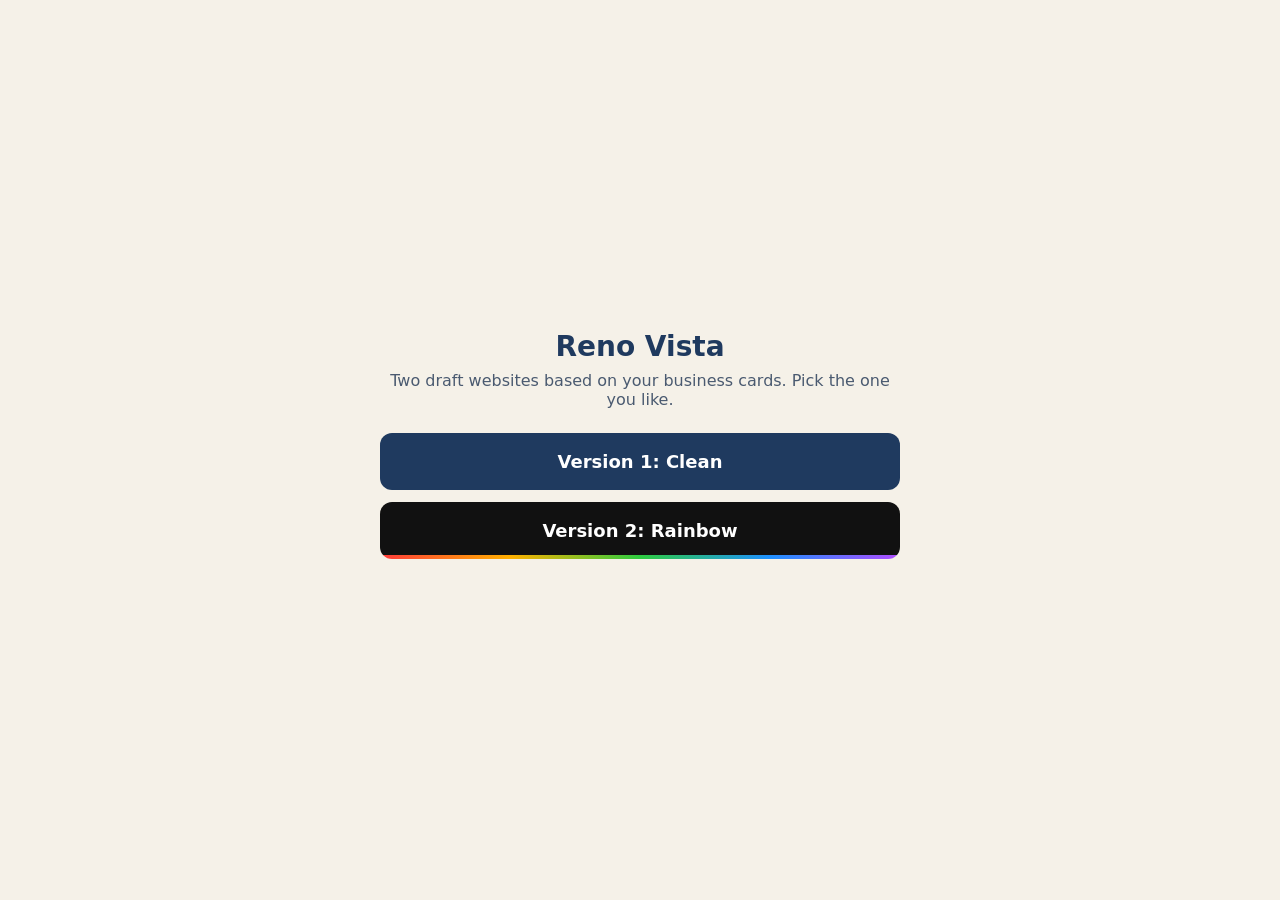
<file: index.html>
<!doctype html>
<html lang="en"><head><meta charset="utf-8"><meta name="viewport" content="width=device-width,initial-scale=1">
<meta name="robots" content="noindex, nofollow"><title>Reno Vista drafts</title>
<style>body{margin:0;min-height:100vh;display:grid;place-items:center;font-family:system-ui,sans-serif;background:#f5f1e8;color:#1f3a5f}
main{padding:24px;max-width:520px;text-align:center}h1{font-size:28px;margin:0 0 8px}p{margin:0 0 24px;color:#4a5a70}
a{display:block;margin:12px 0;padding:18px;border-radius:12px;font-weight:700;text-decoration:none;font-size:18px}
.r{background:#111;color:#fff;background-image:linear-gradient(90deg,#ff3b3b,#ffb000,#2ecc40,#1e90ff,#b04cff);background-size:100% 4px;background-repeat:no-repeat;background-position:bottom}
.c{background:#1f3a5f;color:#fff}</style></head>
<body><main><h1>Reno Vista</h1><p>Two draft websites based on your business cards. Pick the one you like.</p>
<a class="c" href="clean/">Version 1: Clean</a><a class="r" href="rainbow/">Version 2: Rainbow</a></main></body></html>
</file>
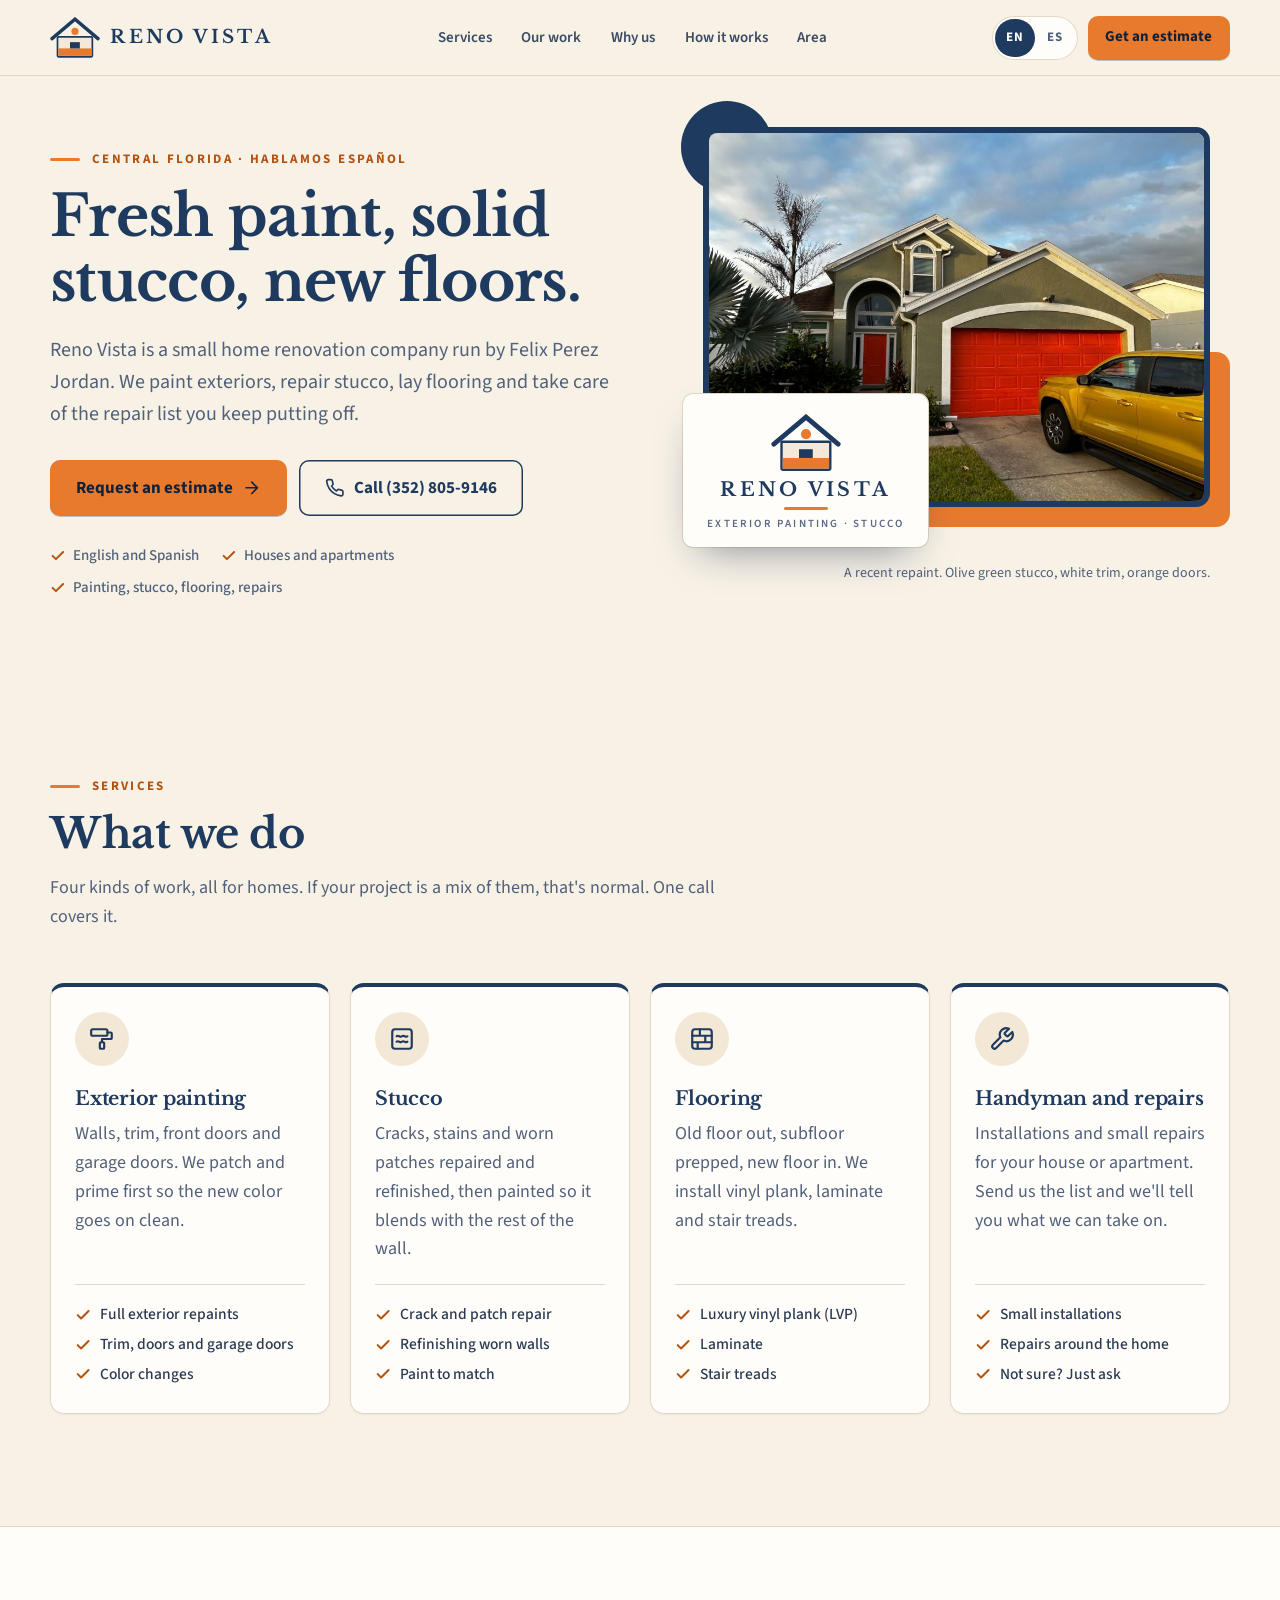
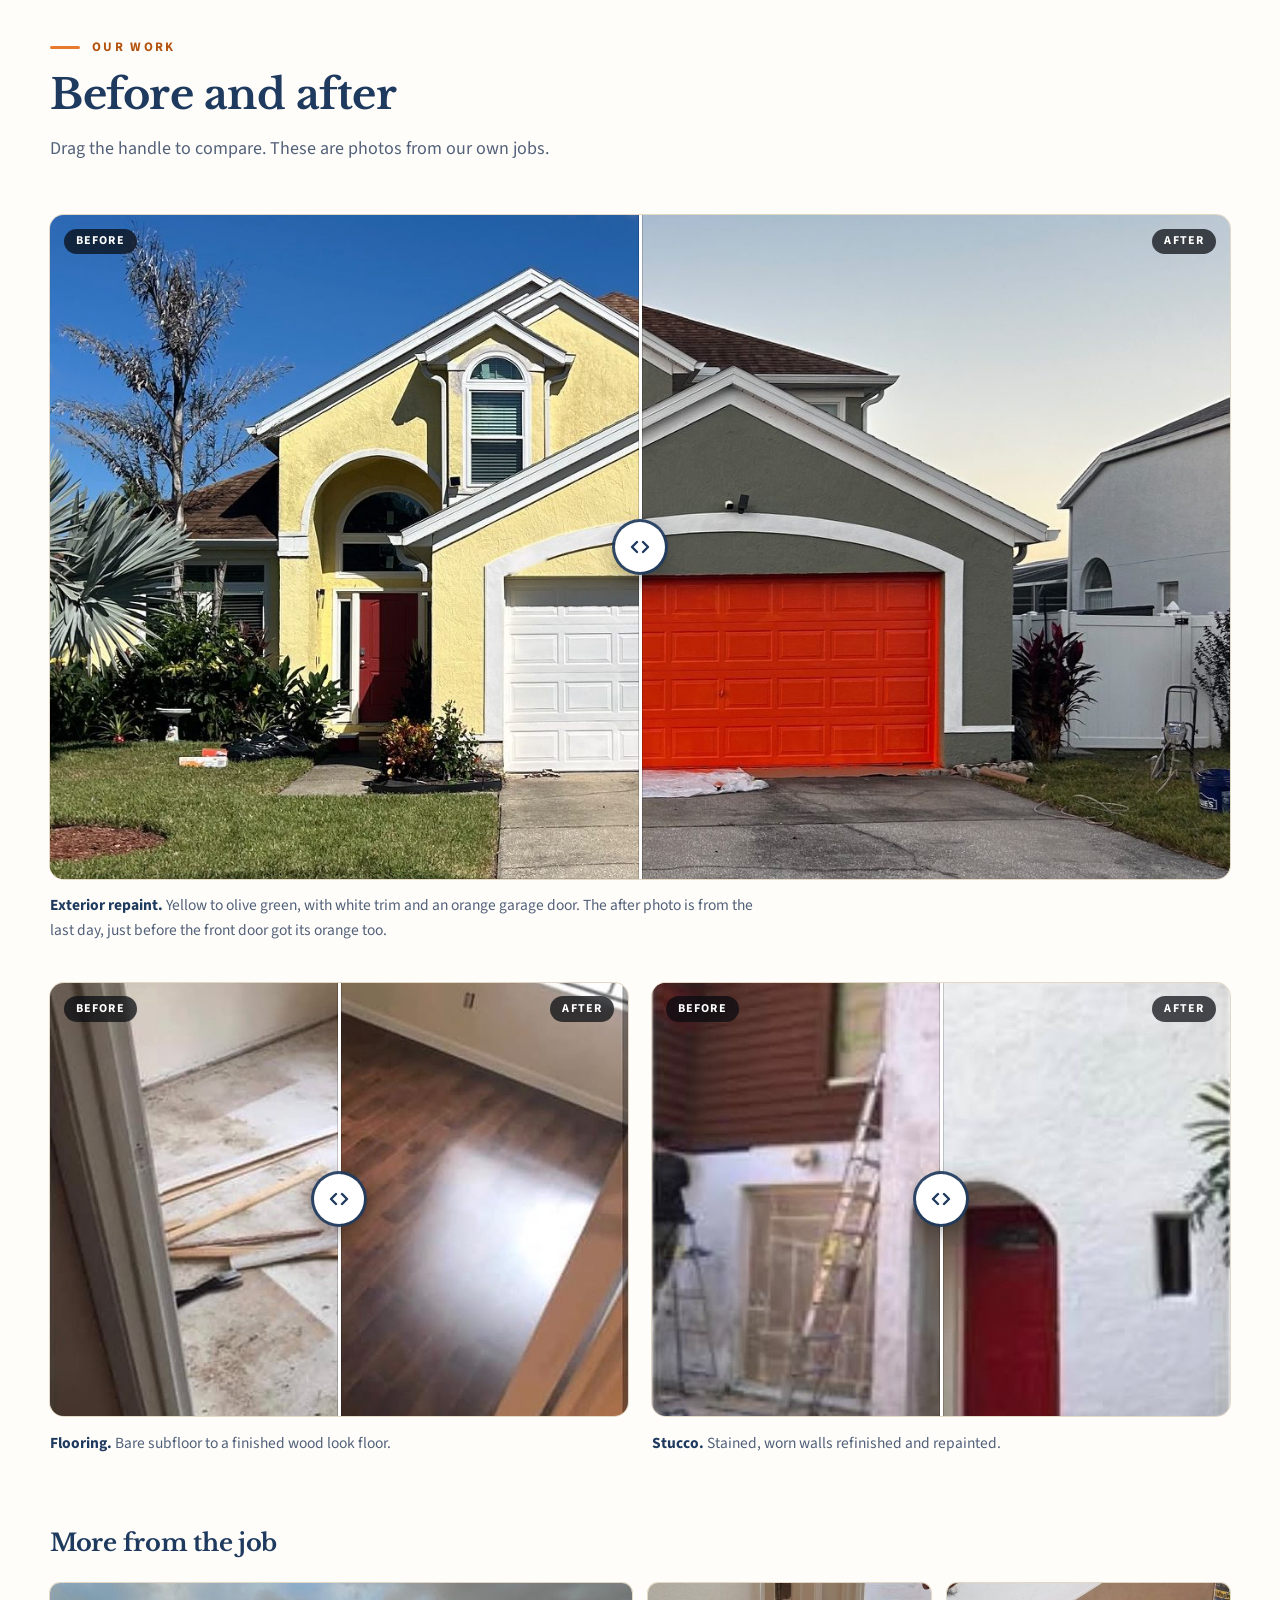
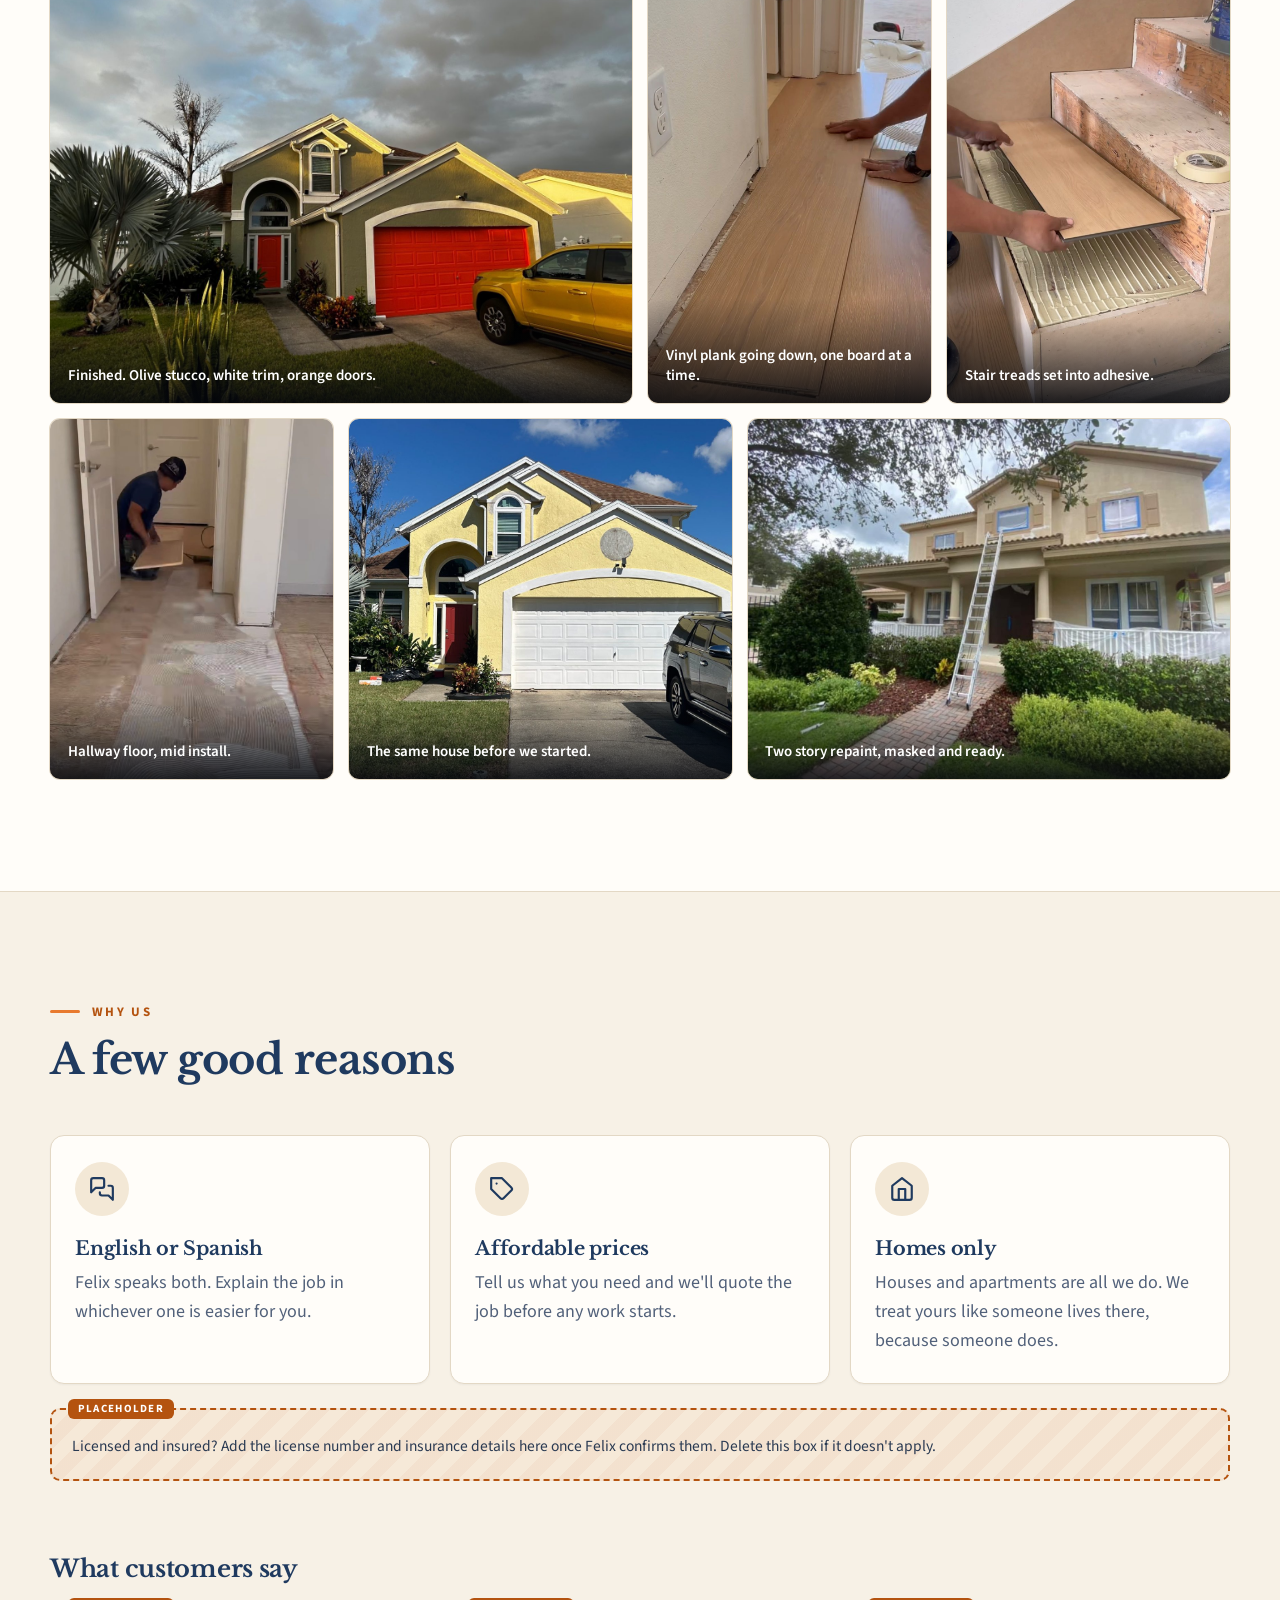
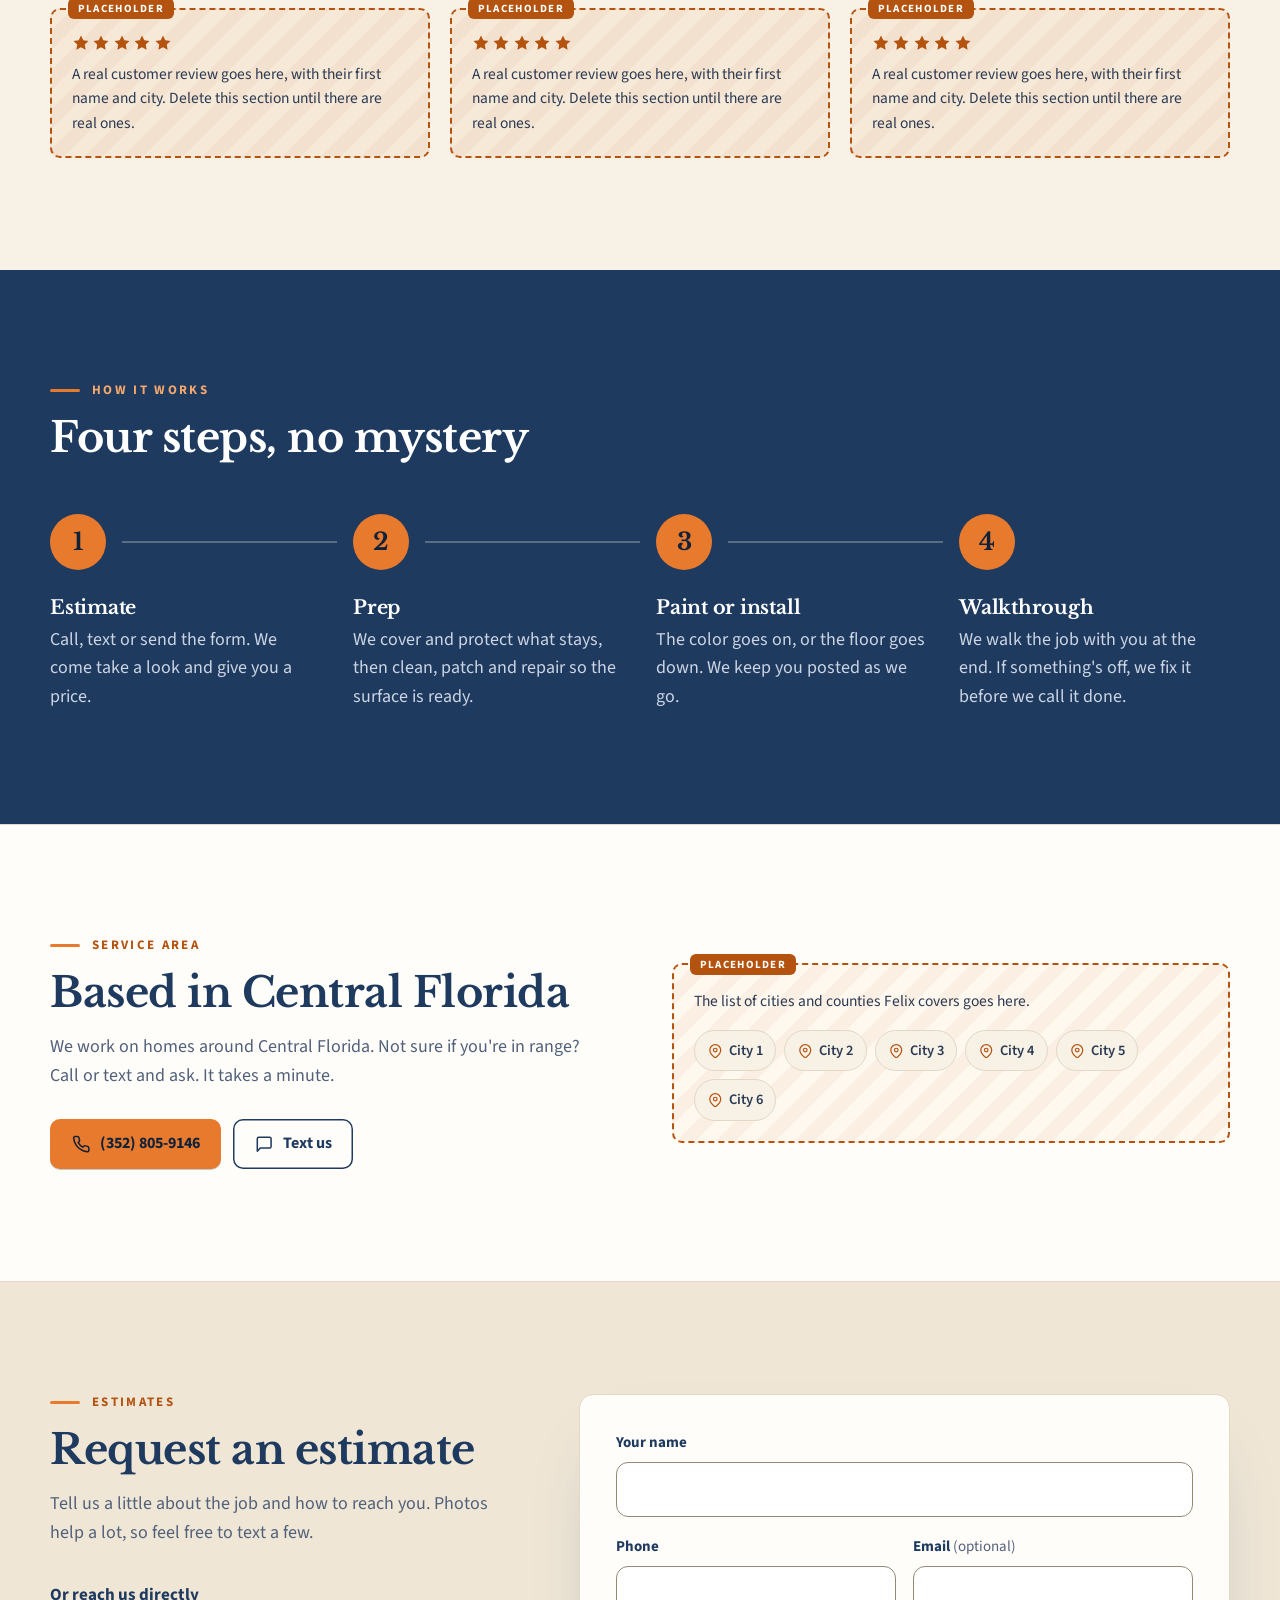
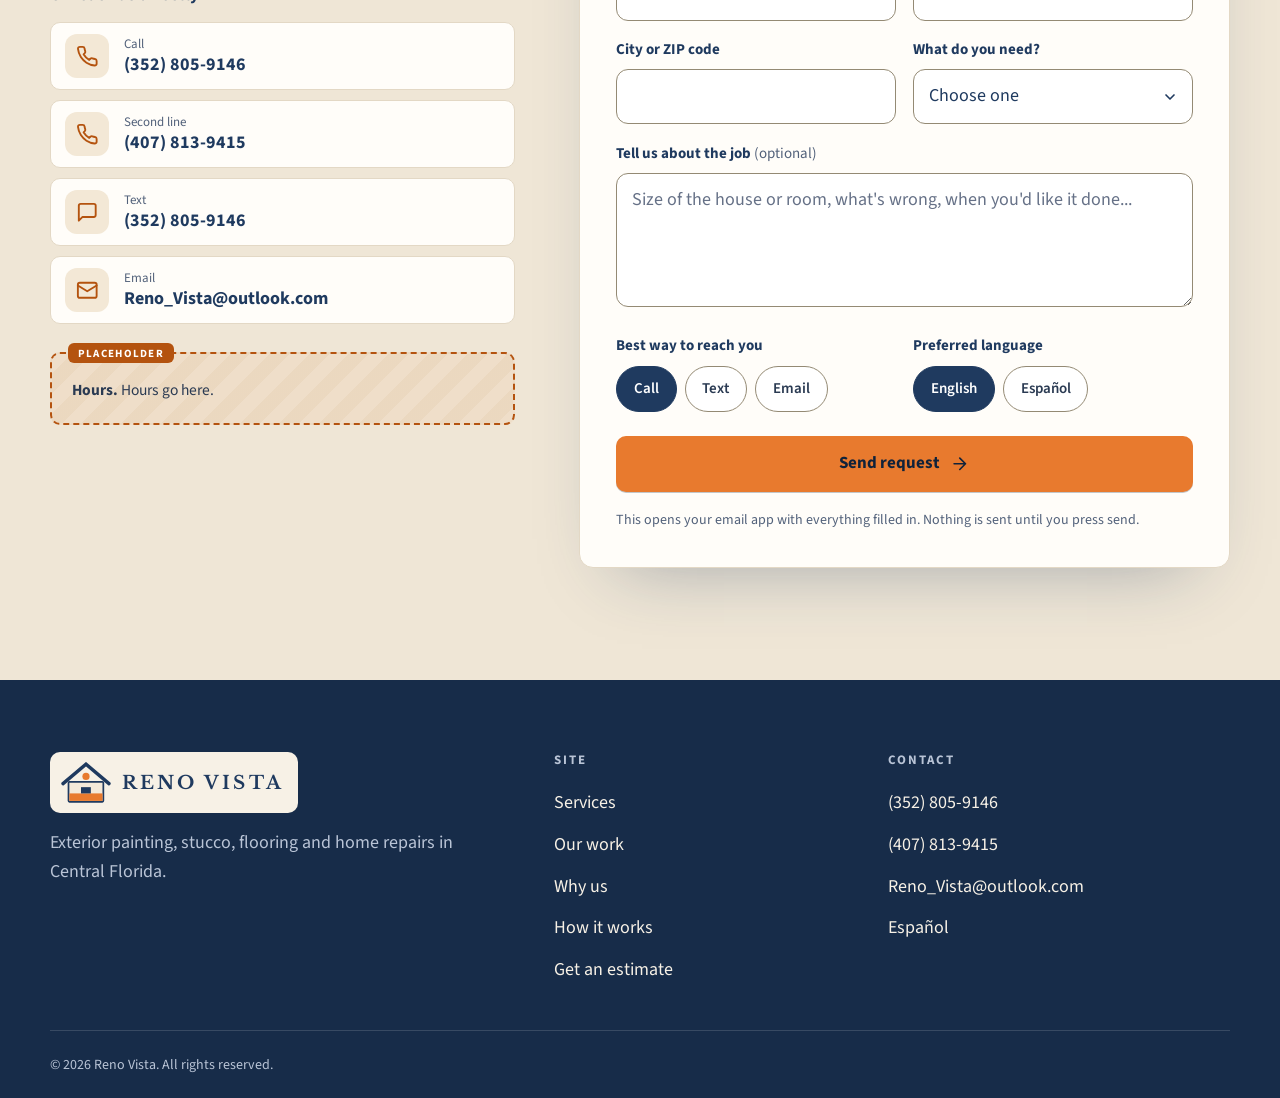
<file: clean/index.html>
<!doctype html>
<html lang="en">
<head>
<meta name="robots" content="noindex, nofollow">
<meta charset="utf-8">
<meta name="viewport" content="width=device-width, initial-scale=1, viewport-fit=cover">
<title>Reno Vista | Exterior Painting, Stucco and Flooring in Central Florida</title>
<meta name="description" content="Reno Vista paints home exteriors, repairs stucco, installs vinyl plank and laminate floors, and handles repairs around the house in Central Florida. English and Spanish. Call or text (352) 805-9146.">

<!-- TODO(domain): replace https://www.example.com with the real domain (it appears several times in this file) -->
<link rel="canonical" href="https://www.example.com/">
<link rel="alternate" hreflang="en" href="https://www.example.com/">
<link rel="alternate" hreflang="es" href="https://www.example.com/es/">
<link rel="alternate" hreflang="x-default" href="https://www.example.com/">

<meta property="og:type" content="website">
<meta property="og:site_name" content="Reno Vista">
<meta property="og:title" content="Reno Vista. Exterior painting, stucco and flooring in Central Florida">
<meta property="og:description" content="Exterior painting, stucco, flooring and home repairs in Central Florida. We speak English and Spanish.">
<meta property="og:url" content="https://www.example.com/">
<meta property="og:image" content="https://www.example.com/img/og-image.jpg">
<meta property="og:image:width" content="1200">
<meta property="og:image:height" content="630">
<meta property="og:image:alt" content="A freshly painted olive green stucco house with white trim and an orange garage door, with the Reno Vista logo">
<meta property="og:locale" content="en_US">
<meta property="og:locale:alternate" content="es_US">
<meta name="twitter:card" content="summary_large_image">
<meta name="twitter:title" content="Reno Vista. Exterior painting, stucco and flooring in Central Florida">
<meta name="twitter:description" content="Exterior painting, stucco, flooring and home repairs in Central Florida. We speak English and Spanish.">
<meta name="twitter:image" content="https://www.example.com/img/og-image.jpg">

<meta name="theme-color" content="#f7f1e6">
<meta name="format-detection" content="telephone=no">
<link rel="icon" href="img/favicon.svg" type="image/svg+xml">
<link rel="apple-touch-icon" href="img/apple-touch-icon.png">

<link rel="preconnect" href="https://fonts.googleapis.com">
<link rel="preconnect" href="https://fonts.gstatic.com" crossorigin>
<link rel="stylesheet" href="https://fonts.googleapis.com/css2?family=Libre+Baskerville:wght@400;700&amp;family=Source+Sans+3:wght@400..700&amp;display=swap">
<link rel="stylesheet" href="css/style.css">
<link rel="preload" as="image" href="img/hero-olive-house.jpg" imagesrcset="img/hero-olive-house-900.jpg 900w, img/hero-olive-house.jpg 1800w" imagesizes="(min-width: 960px) 50vw, 100vw">

<!--
  Business info for Google. Only confirmed facts are in here.
  Add these once Felix confirms them (see NEEDS-FROM-CHAD.md):
    "address": add "addressLocality" (city) and "postalCode"
    "areaServed": swap for a list of real cities or counties
    "openingHoursSpecification": the hours
    "sameAs": Facebook / Instagram / Google Business links
    "aggregateRating" and "review": only with real reviews
-->
<script type="application/ld+json">
{
  "@context": "https://schema.org",
  "@type": "HousePainter",
  "name": "Reno Vista",
  "description": "Reno Vista paints home exteriors, repairs stucco, installs vinyl plank and laminate floors, and handles repairs around the house in Central Florida. English and Spanish. Call or text (352) 805-9146.",
  "url": "https://www.example.com/",
  "image": "https://www.example.com/img/og-image.jpg",
  "telephone": "+13528059146",
  "email": "Reno_Vista@outlook.com",
  "address": {
    "@type": "PostalAddress",
    "addressRegion": "FL",
    "addressCountry": "US"
  },
  "areaServed": {
    "@type": "AdministrativeArea",
    "name": "Central Florida"
  },
  "knowsLanguage": [
    "en",
    "es"
  ],
  "founder": {
    "@type": "Person",
    "name": "Felix D. Perez Jordan"
  },
  "contactPoint": [
    {
      "@type": "ContactPoint",
      "telephone": "+13528059146",
      "contactType": "customer service",
      "availableLanguage": [
        "English",
        "Spanish"
      ]
    },
    {
      "@type": "ContactPoint",
      "telephone": "+14078139415",
      "contactType": "customer service",
      "availableLanguage": [
        "English",
        "Spanish"
      ]
    }
  ],
  "makesOffer": [
    {
      "@type": "Offer",
      "itemOffered": {
        "@type": "Service",
        "name": "Exterior painting"
      }
    },
    {
      "@type": "Offer",
      "itemOffered": {
        "@type": "Service",
        "name": "Stucco"
      }
    },
    {
      "@type": "Offer",
      "itemOffered": {
        "@type": "Service",
        "name": "Flooring"
      }
    },
    {
      "@type": "Offer",
      "itemOffered": {
        "@type": "Service",
        "name": "Handyman and repairs"
      }
    }
  ]
}
</script>
</head>
<body>
<a class="skip" href="#main">Skip to content</a>

<header class="hdr" id="top">
  <div class="wrap hdr__in">
    <a class="brand" href="#top" aria-label="Reno Vista">
      <svg class="mark" viewBox="0 0 64 53" width="64" height="53" aria-hidden="true" focusable="false"><rect x="9.6" y="25.4" width="44.6" height="25.5" rx="1.2" fill="#f4e9d9" stroke="#1f3a5f" stroke-width="2.2"/><rect x="10.7" y="40.2" width="42.4" height="9.6" fill="#e87a2e"/><rect x="25.6" y="32.2" width="12.6" height="8" fill="#1f3a5f"/><path d="M2.6 27.6L32 2.8l29.4 24.8" fill="none" stroke="#1f3a5f" stroke-width="4.4" stroke-linecap="round" stroke-linejoin="miter"/><circle cx="32" cy="18.4" r="4.6" fill="#e87a2e"/></svg>
      <span class="brand__word">Reno Vista</span>
    </a>

    <nav class="nav" id="nav" aria-label="Main">
      <ul class="nav__list">
        <li><a href="#services">Services</a></li>
        <li><a href="#work">Our work</a></li>
        <li><a href="#why">Why us</a></li>
        <li><a href="#process">How it works</a></li>
        <li><a href="#area">Area</a></li>
      </ul>
      <div class="nav__cta">
        <a class="btn btn--primary" href="#estimate">Get an estimate<svg class="ic" viewBox="0 0 24 24" aria-hidden="true" focusable="false"><path d="M5 12h14M12 5l7 7-7 7"/></svg></a>
        <a class="btn btn--ghost" href="tel:+13528059146"><svg class="ic" viewBox="0 0 24 24" aria-hidden="true" focusable="false"><path d="M22 16.92v3a2 2 0 0 1-2.18 2 19.79 19.79 0 0 1-8.63-3.07 19.5 19.5 0 0 1-6-6 19.79 19.79 0 0 1-3.07-8.67A2 2 0 0 1 4.11 2h3a2 2 0 0 1 2 1.72c.127.96.361 1.903.7 2.81a2 2 0 0 1-.45 2.11L8.09 9.91a16 16 0 0 0 6 6l1.27-1.27a2 2 0 0 1 2.11-.45c.907.339 1.85.573 2.81.7A2 2 0 0 1 22 16.92z"/></svg>(352) 805-9146</a>
      </div>
    </nav>

    <div class="hdr__act">
      <div class="lang" role="group" aria-label="Language">
        <a href="./" lang="en" hreflang="en" data-lang="en" aria-current="true"><span aria-hidden="true">EN</span><span class="vh">English</span></a>
        <a href="es/" lang="es" hreflang="es" data-lang="es"><span aria-hidden="true">ES</span><span class="vh">Español</span></a>
      </div>
      <a class="btn btn--primary btn--sm hdr__est" href="#estimate">Get an estimate</a>
      <button class="burger" type="button" aria-expanded="false" aria-controls="nav" aria-label="Open menu" data-open="Open menu" data-close="Close menu">
        <span class="burger__box" aria-hidden="true"><span></span><span></span><span></span></span>
      </button>
    </div>
  </div>
</header>

<main id="main">

<!-- ============ HERO ============ -->
<section class="hero">
  <div class="wrap hero__grid">
    <div class="hero__copy">
      <p class="eyebrow">Central Florida · Hablamos español</p>
      <h1>Fresh paint, solid stucco, new floors.</h1>
      <p class="lead">Reno Vista is a small home renovation company run by Felix Perez Jordan. We paint exteriors, repair stucco, lay flooring and take care of the repair list you keep putting off.</p>
      <div class="cta-row">
        <a class="btn btn--primary btn--lg" href="#estimate">Request an estimate<svg class="ic" viewBox="0 0 24 24" aria-hidden="true" focusable="false"><path d="M5 12h14M12 5l7 7-7 7"/></svg></a>
        <a class="btn btn--ghost btn--lg" href="tel:+13528059146"><svg class="ic" viewBox="0 0 24 24" aria-hidden="true" focusable="false"><path d="M22 16.92v3a2 2 0 0 1-2.18 2 19.79 19.79 0 0 1-8.63-3.07 19.5 19.5 0 0 1-6-6 19.79 19.79 0 0 1-3.07-8.67A2 2 0 0 1 4.11 2h3a2 2 0 0 1 2 1.72c.127.96.361 1.903.7 2.81a2 2 0 0 1-.45 2.11L8.09 9.91a16 16 0 0 0 6 6l1.27-1.27a2 2 0 0 1 2.11-.45c.907.339 1.85.573 2.81.7A2 2 0 0 1 22 16.92z"/></svg>Call (352) 805-9146</a>
      </div>
      <ul class="chips">
        <li><svg class="ic" viewBox="0 0 24 24" aria-hidden="true" focusable="false"><path d="M20 6L9 17l-5-5"/></svg>English and Spanish</li>
        <li><svg class="ic" viewBox="0 0 24 24" aria-hidden="true" focusable="false"><path d="M20 6L9 17l-5-5"/></svg>Houses and apartments</li>
        <li><svg class="ic" viewBox="0 0 24 24" aria-hidden="true" focusable="false"><path d="M20 6L9 17l-5-5"/></svg>Painting, stucco, flooring, repairs</li>
      </ul>
    </div>

    <figure class="hero__photo">
      <div class="hero__frame">
        <img src="img/hero-olive-house.jpg"
             srcset="img/hero-olive-house-900.jpg 900w, img/hero-olive-house.jpg 1800w"
             sizes="(min-width: 960px) 50vw, 100vw"
             alt="Two story stucco house freshly painted olive green with white trim, a bright orange front door and an orange garage door" width="1800" height="1350" fetchpriority="high">
        <div class="hero__badge" aria-hidden="true"><svg class="mark" viewBox="0 0 64 53" width="64" height="53" aria-hidden="true" focusable="false"><rect x="9.6" y="25.4" width="44.6" height="25.5" rx="1.2" fill="#f4e9d9" stroke="#1f3a5f" stroke-width="2.2"/><rect x="10.7" y="40.2" width="42.4" height="9.6" fill="#e87a2e"/><rect x="25.6" y="32.2" width="12.6" height="8" fill="#1f3a5f"/><path d="M2.6 27.6L32 2.8l29.4 24.8" fill="none" stroke="#1f3a5f" stroke-width="4.4" stroke-linecap="round" stroke-linejoin="miter"/><circle cx="32" cy="18.4" r="4.6" fill="#e87a2e"/></svg><span class="brand__word">Reno Vista</span><span class="hero__badge-bar"></span><span class="hero__badge-tag">Exterior Painting · Stucco</span></div>
      </div>
      <figcaption>A recent repaint. Olive green stucco, white trim, orange doors.</figcaption>
    </figure>
  </div>
</section>

<!-- ============ SERVICES ============ -->
<section class="sec services" id="services">
  <div class="wrap">
    <header class="sec__head">
      <p class="eyebrow">Services</p>
      <h2>What we do</h2>
      <p class="sec__sub">Four kinds of work, all for homes. If your project is a mix of them, that&#x27;s normal. One call covers it.</p>
    </header>
    <ul class="cards cards--4">
      <li class="card svc svc--1">
        <span class="svc__icon"><svg class="ic" viewBox="0 0 24 24" aria-hidden="true" focusable="false"><rect x="2" y="3" width="15" height="6" rx="1.5"/><path d="M17 6h3a1 1 0 0 1 1 1v4a1 1 0 0 1-1 1h-8v3"/><rect x="10" y="15" width="4" height="6" rx="1"/></svg></span>
        <h3>Exterior painting</h3>
        <p>Walls, trim, front doors and garage doors. We patch and prime first so the new color goes on clean.</p>
        <ul class="ticks"><li><svg class="ic" viewBox="0 0 24 24" aria-hidden="true" focusable="false"><path d="M20 6L9 17l-5-5"/></svg>Full exterior repaints</li><li><svg class="ic" viewBox="0 0 24 24" aria-hidden="true" focusable="false"><path d="M20 6L9 17l-5-5"/></svg>Trim, doors and garage doors</li><li><svg class="ic" viewBox="0 0 24 24" aria-hidden="true" focusable="false"><path d="M20 6L9 17l-5-5"/></svg>Color changes</li></ul>
      </li>
      <li class="card svc svc--2">
        <span class="svc__icon"><svg class="ic" viewBox="0 0 24 24" aria-hidden="true" focusable="false"><rect x="3" y="3" width="18" height="18" rx="2.5"/><path d="M7 9.5c1.6-1.6 3.4 1.6 5 0s3.4 1.6 5 0M7 14.5c1.6-1.6 3.4 1.6 5 0s3.4 1.6 5 0"/></svg></span>
        <h3>Stucco</h3>
        <p>Cracks, stains and worn patches repaired and refinished, then painted so it blends with the rest of the wall.</p>
        <ul class="ticks"><li><svg class="ic" viewBox="0 0 24 24" aria-hidden="true" focusable="false"><path d="M20 6L9 17l-5-5"/></svg>Crack and patch repair</li><li><svg class="ic" viewBox="0 0 24 24" aria-hidden="true" focusable="false"><path d="M20 6L9 17l-5-5"/></svg>Refinishing worn walls</li><li><svg class="ic" viewBox="0 0 24 24" aria-hidden="true" focusable="false"><path d="M20 6L9 17l-5-5"/></svg>Paint to match</li></ul>
      </li>
      <li class="card svc svc--3">
        <span class="svc__icon"><svg class="ic" viewBox="0 0 24 24" aria-hidden="true" focusable="false"><rect x="3" y="3" width="18" height="18" rx="2.5"/><path d="M3 9h18M3 15h18M10 3v6M15 9v6M8 15v6"/></svg></span>
        <h3>Flooring</h3>
        <p>Old floor out, subfloor prepped, new floor in. We install vinyl plank, laminate and stair treads.</p>
        <ul class="ticks"><li><svg class="ic" viewBox="0 0 24 24" aria-hidden="true" focusable="false"><path d="M20 6L9 17l-5-5"/></svg>Luxury vinyl plank (LVP)</li><li><svg class="ic" viewBox="0 0 24 24" aria-hidden="true" focusable="false"><path d="M20 6L9 17l-5-5"/></svg>Laminate</li><li><svg class="ic" viewBox="0 0 24 24" aria-hidden="true" focusable="false"><path d="M20 6L9 17l-5-5"/></svg>Stair treads</li></ul>
      </li>
      <li class="card svc svc--4">
        <span class="svc__icon"><svg class="ic" viewBox="0 0 24 24" aria-hidden="true" focusable="false"><path d="M14.7 6.3a1 1 0 0 0 0 1.4l1.6 1.6a1 1 0 0 0 1.4 0l3.77-3.77a6 6 0 0 1-7.94 7.94l-6.91 6.91a2.12 2.12 0 0 1-3-3l6.91-6.91a6 6 0 0 1 7.94-7.94l-3.76 3.76z"/></svg></span>
        <h3>Handyman and repairs</h3>
        <p>Installations and small repairs for your house or apartment. Send us the list and we&#x27;ll tell you what we can take on.</p>
        <ul class="ticks"><li><svg class="ic" viewBox="0 0 24 24" aria-hidden="true" focusable="false"><path d="M20 6L9 17l-5-5"/></svg>Small installations</li><li><svg class="ic" viewBox="0 0 24 24" aria-hidden="true" focusable="false"><path d="M20 6L9 17l-5-5"/></svg>Repairs around the home</li><li><svg class="ic" viewBox="0 0 24 24" aria-hidden="true" focusable="false"><path d="M20 6L9 17l-5-5"/></svg>Not sure? Just ask</li></ul>
      </li>
    </ul>
  </div>
</section>

<!-- ============ WORK ============ -->
<section class="sec work" id="work">
  <div class="wrap">
    <header class="sec__head">
      <p class="eyebrow">Our work</p>
      <h2>Before and after</h2>
      <p class="sec__sub">Drag the handle to compare. These are photos from our own jobs.</p>
    </header>

    <div class="ba-grid">
      <figure class="ba-fig ba-fig--wide">
        <div class="ba" style="--ar:3/2" data-ba>
          <img class="ba__img" src="img/exterior-after-olive.jpg" alt="The same house after: olive green stucco, white trim and a bright orange garage door" width="1380" height="920" loading="lazy" draggable="false">
          <div class="ba__clip"><img class="ba__img" src="img/exterior-before-yellow.jpg" alt="The house before: pale yellow stucco with a white garage door" width="1380" height="920" loading="lazy" draggable="false"></div>
          <span class="ba__tag ba__tag--b">Before</span><span class="ba__tag ba__tag--a">After</span>
          <input class="ba__range" type="range" min="0" max="100" value="50" step="1" aria-label="Exterior repaint, before and after. Move the slider to compare.">
          <div class="ba__handle" aria-hidden="true"><span class="ba__knob"><svg class="ic" viewBox="0 0 24 24" aria-hidden="true" focusable="false"><path d="M9 7l-5 5 5 5M15 7l5 5-5 5"/></svg></span></div>
        </div>
        <figcaption><strong>Exterior repaint.</strong> Yellow to olive green, with white trim and an orange garage door. The after photo is from the last day, just before the front door got its orange too.</figcaption>
      </figure>

      <figure class="ba-fig">
        <div class="ba" style="--ar:1000/963" data-ba>
          <img class="ba__img" src="img/floor-after-laminate.jpg" alt="The same bedroom with a new dark wood look floor installed" width="1000" height="963" loading="lazy" draggable="false">
          <div class="ba__clip"><img class="ba__img" src="img/floor-before-subfloor.jpg" alt="A bedroom with the old floor pulled up and bare subfloor showing" width="1000" height="963" loading="lazy" draggable="false"></div>
          <span class="ba__tag ba__tag--b">Before</span><span class="ba__tag ba__tag--a">After</span>
          <input class="ba__range" type="range" min="0" max="100" value="50" step="1" aria-label="Flooring, before and after. Move the slider to compare.">
          <div class="ba__handle" aria-hidden="true"><span class="ba__knob"><svg class="ic" viewBox="0 0 24 24" aria-hidden="true" focusable="false"><path d="M9 7l-5 5 5 5M15 7l5 5-5 5"/></svg></span></div>
        </div>
        <figcaption><strong>Flooring.</strong> Bare subfloor to a finished wood look floor.</figcaption>
      </figure>

      <figure class="ba-fig">
        <div class="ba" style="--ar:1000/963" data-ba>
          <img class="ba__img" src="img/stucco-after.jpg" alt="The same entry with clean white stucco and a red front door" width="1000" height="1000" loading="lazy" draggable="false">
          <div class="ba__clip"><img class="ba__img" src="img/stucco-before.jpg" alt="Stained and blotchy white stucco around an arched entry, with a ladder set up" width="1000" height="1000" loading="lazy" draggable="false"></div>
          <span class="ba__tag ba__tag--b">Before</span><span class="ba__tag ba__tag--a">After</span>
          <input class="ba__range" type="range" min="0" max="100" value="50" step="1" aria-label="Stucco, before and after. Move the slider to compare.">
          <div class="ba__handle" aria-hidden="true"><span class="ba__knob"><svg class="ic" viewBox="0 0 24 24" aria-hidden="true" focusable="false"><path d="M9 7l-5 5 5 5M15 7l5 5-5 5"/></svg></span></div>
        </div>
        <figcaption><strong>Stucco.</strong> Stained, worn walls refinished and repainted.</figcaption>
      </figure>
    </div>

    <h3 class="sub-h">More from the job</h3>
    <ul class="shots">
      <li class="shot shot--1"><button type="button" class="shot__btn" data-full="img/finished-olive-house-wide.jpg"><img src="img/finished-olive-house-wide.jpg" alt="Finished exterior repaint, olive green house with orange garage door, seen from the lawn" width="1400" height="1050" loading="lazy"><span class="shot__cap">Finished. Olive stucco, white trim, orange doors.</span></button></li>
      <li class="shot shot--2"><button type="button" class="shot__btn" data-full="img/floor-lvp-plank-closeup.jpg"><img src="img/floor-lvp-plank-closeup.jpg" alt="Hands pressing a vinyl plank into place along a hallway wall" width="1000" height="1836" loading="lazy"><span class="shot__cap">Vinyl plank going down, one board at a time.</span></button></li>
      <li class="shot shot--3"><button type="button" class="shot__btn" data-full="img/stair-tread-install.jpg"><img src="img/stair-tread-install.jpg" alt="A new wood look stair tread being set onto a step covered in adhesive" width="1000" height="1724" loading="lazy"><span class="shot__cap">Stair treads set into adhesive.</span></button></li>
      <li class="shot shot--4"><button type="button" class="shot__btn" data-full="img/floor-hallway-install.jpg"><img src="img/floor-hallway-install.jpg" alt="Installer kneeling in a hallway laying flooring over troweled adhesive" width="1000" height="1149" loading="lazy"><span class="shot__cap">Hallway floor, mid install.</span></button></li>
      <li class="shot shot--5"><button type="button" class="shot__btn" data-full="img/before-yellow-front.jpg"><img src="img/before-yellow-front.jpg" alt="Front of the yellow stucco house before it was repainted" width="1400" height="1050" loading="lazy"><span class="shot__cap">The same house before we started.</span></button></li>
      <li class="shot shot--6"><button type="button" class="shot__btn" data-full="img/repaint-2020-in-progress.jpg"><img src="img/repaint-2020-in-progress.jpg" alt="Two story house with windows masked and ladders up during an exterior repaint" width="1280" height="958" loading="lazy"><span class="shot__cap">Two story repaint, masked and ready.</span></button></li>
    </ul>
  </div>
</section>

<!-- ============ WHY US ============ -->
<section class="sec why" id="why">
  <div class="wrap">
    <header class="sec__head">
      <p class="eyebrow">Why us</p>
      <h2>A few good reasons</h2>
    </header>
    <ul class="cards cards--3">
      <li class="card why__item why__item--1"><span class="why__icon"><svg class="ic" viewBox="0 0 24 24" aria-hidden="true" focusable="false"><path d="M14 9a2 2 0 0 1-2 2H6l-4 4V4a2 2 0 0 1 2-2h8a2 2 0 0 1 2 2z"/><path d="M18 9h2a2 2 0 0 1 2 2v11l-4-4h-6a2 2 0 0 1-2-2v-1"/></svg></span><h3>English or Spanish</h3><p>Felix speaks both. Explain the job in whichever one is easier for you.</p></li>
      <li class="card why__item why__item--2"><span class="why__icon"><svg class="ic" viewBox="0 0 24 24" aria-hidden="true" focusable="false"><path d="M20.59 13.41l-7.17 7.17a2 2 0 0 1-2.83 0L2 12V2h10l8.59 8.59a2 2 0 0 1 0 2.82z"/><path d="M7 7h.01"/></svg></span><h3>Affordable prices</h3><p>Tell us what you need and we&#x27;ll quote the job before any work starts.</p></li>
      <li class="card why__item why__item--3"><span class="why__icon"><svg class="ic" viewBox="0 0 24 24" aria-hidden="true" focusable="false"><path d="M3 9l9-7 9 7v11a2 2 0 0 1-2 2H5a2 2 0 0 1-2-2z"/><path d="M9 22V12h6v10"/></svg></span><h3>Homes only</h3><p>Houses and apartments are all we do. We treat yours like someone lives there, because someone does.</p></li>
    </ul>

    <!-- PLACEHOLDER: license + insurance. Fill in or delete. -->
    <div class="todo" data-placeholder="license"><span class="todo__tag">Placeholder</span><p>Licensed and insured? Add the license number and insurance details here once Felix confirms them. Delete this box if it doesn&#x27;t apply.</p></div>

    <!-- PLACEHOLDER: reviews. Real ones only. Delete this whole block until there are some. -->
    <div class="reviews" data-placeholder="reviews">
      <h3 class="sub-h">What customers say</h3>
      <ul class="cards cards--3">
        <li class="todo todo--card"><span class="todo__tag">Placeholder</span><span class="stars" aria-hidden="true"><svg class="ic" viewBox="0 0 24 24" aria-hidden="true" focusable="false"><path d="M12 2l3.09 6.26L22 9.27l-5 4.87 1.18 6.88L12 17.77l-6.18 3.25L7 14.14 2 9.27l6.91-1.01L12 2z"/></svg><svg class="ic" viewBox="0 0 24 24" aria-hidden="true" focusable="false"><path d="M12 2l3.09 6.26L22 9.27l-5 4.87 1.18 6.88L12 17.77l-6.18 3.25L7 14.14 2 9.27l6.91-1.01L12 2z"/></svg><svg class="ic" viewBox="0 0 24 24" aria-hidden="true" focusable="false"><path d="M12 2l3.09 6.26L22 9.27l-5 4.87 1.18 6.88L12 17.77l-6.18 3.25L7 14.14 2 9.27l6.91-1.01L12 2z"/></svg><svg class="ic" viewBox="0 0 24 24" aria-hidden="true" focusable="false"><path d="M12 2l3.09 6.26L22 9.27l-5 4.87 1.18 6.88L12 17.77l-6.18 3.25L7 14.14 2 9.27l6.91-1.01L12 2z"/></svg><svg class="ic" viewBox="0 0 24 24" aria-hidden="true" focusable="false"><path d="M12 2l3.09 6.26L22 9.27l-5 4.87 1.18 6.88L12 17.77l-6.18 3.25L7 14.14 2 9.27l6.91-1.01L12 2z"/></svg></span><p>A real customer review goes here, with their first name and city. Delete this section until there are real ones.</p></li>
        <li class="todo todo--card"><span class="todo__tag">Placeholder</span><span class="stars" aria-hidden="true"><svg class="ic" viewBox="0 0 24 24" aria-hidden="true" focusable="false"><path d="M12 2l3.09 6.26L22 9.27l-5 4.87 1.18 6.88L12 17.77l-6.18 3.25L7 14.14 2 9.27l6.91-1.01L12 2z"/></svg><svg class="ic" viewBox="0 0 24 24" aria-hidden="true" focusable="false"><path d="M12 2l3.09 6.26L22 9.27l-5 4.87 1.18 6.88L12 17.77l-6.18 3.25L7 14.14 2 9.27l6.91-1.01L12 2z"/></svg><svg class="ic" viewBox="0 0 24 24" aria-hidden="true" focusable="false"><path d="M12 2l3.09 6.26L22 9.27l-5 4.87 1.18 6.88L12 17.77l-6.18 3.25L7 14.14 2 9.27l6.91-1.01L12 2z"/></svg><svg class="ic" viewBox="0 0 24 24" aria-hidden="true" focusable="false"><path d="M12 2l3.09 6.26L22 9.27l-5 4.87 1.18 6.88L12 17.77l-6.18 3.25L7 14.14 2 9.27l6.91-1.01L12 2z"/></svg><svg class="ic" viewBox="0 0 24 24" aria-hidden="true" focusable="false"><path d="M12 2l3.09 6.26L22 9.27l-5 4.87 1.18 6.88L12 17.77l-6.18 3.25L7 14.14 2 9.27l6.91-1.01L12 2z"/></svg></span><p>A real customer review goes here, with their first name and city. Delete this section until there are real ones.</p></li>
        <li class="todo todo--card"><span class="todo__tag">Placeholder</span><span class="stars" aria-hidden="true"><svg class="ic" viewBox="0 0 24 24" aria-hidden="true" focusable="false"><path d="M12 2l3.09 6.26L22 9.27l-5 4.87 1.18 6.88L12 17.77l-6.18 3.25L7 14.14 2 9.27l6.91-1.01L12 2z"/></svg><svg class="ic" viewBox="0 0 24 24" aria-hidden="true" focusable="false"><path d="M12 2l3.09 6.26L22 9.27l-5 4.87 1.18 6.88L12 17.77l-6.18 3.25L7 14.14 2 9.27l6.91-1.01L12 2z"/></svg><svg class="ic" viewBox="0 0 24 24" aria-hidden="true" focusable="false"><path d="M12 2l3.09 6.26L22 9.27l-5 4.87 1.18 6.88L12 17.77l-6.18 3.25L7 14.14 2 9.27l6.91-1.01L12 2z"/></svg><svg class="ic" viewBox="0 0 24 24" aria-hidden="true" focusable="false"><path d="M12 2l3.09 6.26L22 9.27l-5 4.87 1.18 6.88L12 17.77l-6.18 3.25L7 14.14 2 9.27l6.91-1.01L12 2z"/></svg><svg class="ic" viewBox="0 0 24 24" aria-hidden="true" focusable="false"><path d="M12 2l3.09 6.26L22 9.27l-5 4.87 1.18 6.88L12 17.77l-6.18 3.25L7 14.14 2 9.27l6.91-1.01L12 2z"/></svg></span><p>A real customer review goes here, with their first name and city. Delete this section until there are real ones.</p></li>
      </ul>
    </div>
  </div>
</section>

<!-- ============ PROCESS ============ -->
<section class="sec process" id="process">
  <div class="wrap">
    <header class="sec__head">
      <p class="eyebrow">How it works</p>
      <h2>Four steps, no mystery</h2>
    </header>
    <ol class="steps">
      <li class="step step--1"><span class="step__n" aria-hidden="true">1</span><h3>Estimate</h3><p>Call, text or send the form. We come take a look and give you a price.</p></li>
      <li class="step step--2"><span class="step__n" aria-hidden="true">2</span><h3>Prep</h3><p>We cover and protect what stays, then clean, patch and repair so the surface is ready.</p></li>
      <li class="step step--3"><span class="step__n" aria-hidden="true">3</span><h3>Paint or install</h3><p>The color goes on, or the floor goes down. We keep you posted as we go.</p></li>
      <li class="step step--4"><span class="step__n" aria-hidden="true">4</span><h3>Walkthrough</h3><p>We walk the job with you at the end. If something&#x27;s off, we fix it before we call it done.</p></li>
    </ol>
  </div>
</section>

<!-- ============ AREA ============ -->
<section class="sec area" id="area">
  <div class="wrap area__grid">
    <div>
      <p class="eyebrow">Service area</p>
      <h2>Based in Central Florida</h2>
      <p class="sec__sub">We work on homes around Central Florida. Not sure if you&#x27;re in range? Call or text and ask. It takes a minute.</p>
      <div class="cta-row">
        <a class="btn btn--primary" href="tel:+13528059146"><svg class="ic" viewBox="0 0 24 24" aria-hidden="true" focusable="false"><path d="M22 16.92v3a2 2 0 0 1-2.18 2 19.79 19.79 0 0 1-8.63-3.07 19.5 19.5 0 0 1-6-6 19.79 19.79 0 0 1-3.07-8.67A2 2 0 0 1 4.11 2h3a2 2 0 0 1 2 1.72c.127.96.361 1.903.7 2.81a2 2 0 0 1-.45 2.11L8.09 9.91a16 16 0 0 0 6 6l1.27-1.27a2 2 0 0 1 2.11-.45c.907.339 1.85.573 2.81.7A2 2 0 0 1 22 16.92z"/></svg>(352) 805-9146</a>
        <a class="btn btn--ghost" href="sms:+13528059146?&amp;body=Hi%20Reno%20Vista%2C%20I%27d%20like%20an%20estimate."><svg class="ic" viewBox="0 0 24 24" aria-hidden="true" focusable="false"><path d="M21 15a2 2 0 0 1-2 2H7l-4 4V5a2 2 0 0 1 2-2h14a2 2 0 0 1 2 2z"/></svg>Text us</a>
      </div>
    </div>
    <!-- PLACEHOLDER: real service area. Swap the chips for real city names. -->
    <div class="todo area__ph" data-placeholder="area">
      <span class="todo__tag">Placeholder</span>
      <p>The list of cities and counties Felix covers goes here.</p>
      <ul class="pins">
        <li><svg class="ic" viewBox="0 0 24 24" aria-hidden="true" focusable="false"><path d="M21 10c0 7-9 13-9 13s-9-6-9-13a9 9 0 0 1 18 0z"/><circle cx="12" cy="10" r="3"/></svg>City 1</li><li><svg class="ic" viewBox="0 0 24 24" aria-hidden="true" focusable="false"><path d="M21 10c0 7-9 13-9 13s-9-6-9-13a9 9 0 0 1 18 0z"/><circle cx="12" cy="10" r="3"/></svg>City 2</li><li><svg class="ic" viewBox="0 0 24 24" aria-hidden="true" focusable="false"><path d="M21 10c0 7-9 13-9 13s-9-6-9-13a9 9 0 0 1 18 0z"/><circle cx="12" cy="10" r="3"/></svg>City 3</li><li><svg class="ic" viewBox="0 0 24 24" aria-hidden="true" focusable="false"><path d="M21 10c0 7-9 13-9 13s-9-6-9-13a9 9 0 0 1 18 0z"/><circle cx="12" cy="10" r="3"/></svg>City 4</li><li><svg class="ic" viewBox="0 0 24 24" aria-hidden="true" focusable="false"><path d="M21 10c0 7-9 13-9 13s-9-6-9-13a9 9 0 0 1 18 0z"/><circle cx="12" cy="10" r="3"/></svg>City 5</li><li><svg class="ic" viewBox="0 0 24 24" aria-hidden="true" focusable="false"><path d="M21 10c0 7-9 13-9 13s-9-6-9-13a9 9 0 0 1 18 0z"/><circle cx="12" cy="10" r="3"/></svg>City 6</li>
      </ul>
    </div>
  </div>
</section>

<!-- ============ ESTIMATE ============ -->
<section class="sec est" id="estimate">
  <div class="wrap est__grid">
    <div class="est__info">
      <p class="eyebrow">Estimates</p>
      <h2>Request an estimate</h2>
      <p class="sec__sub">Tell us a little about the job and how to reach you. Photos help a lot, so feel free to text a few.</p>

      <h3 class="est__h">Or reach us directly</h3>
      <ul class="contact">
        <li><a href="tel:+13528059146"><span class="contact__ic"><svg class="ic" viewBox="0 0 24 24" aria-hidden="true" focusable="false"><path d="M22 16.92v3a2 2 0 0 1-2.18 2 19.79 19.79 0 0 1-8.63-3.07 19.5 19.5 0 0 1-6-6 19.79 19.79 0 0 1-3.07-8.67A2 2 0 0 1 4.11 2h3a2 2 0 0 1 2 1.72c.127.96.361 1.903.7 2.81a2 2 0 0 1-.45 2.11L8.09 9.91a16 16 0 0 0 6 6l1.27-1.27a2 2 0 0 1 2.11-.45c.907.339 1.85.573 2.81.7A2 2 0 0 1 22 16.92z"/></svg></span><span><small>Call</small><b>(352) 805-9146</b></span></a></li>
        <li><a href="tel:+14078139415"><span class="contact__ic"><svg class="ic" viewBox="0 0 24 24" aria-hidden="true" focusable="false"><path d="M22 16.92v3a2 2 0 0 1-2.18 2 19.79 19.79 0 0 1-8.63-3.07 19.5 19.5 0 0 1-6-6 19.79 19.79 0 0 1-3.07-8.67A2 2 0 0 1 4.11 2h3a2 2 0 0 1 2 1.72c.127.96.361 1.903.7 2.81a2 2 0 0 1-.45 2.11L8.09 9.91a16 16 0 0 0 6 6l1.27-1.27a2 2 0 0 1 2.11-.45c.907.339 1.85.573 2.81.7A2 2 0 0 1 22 16.92z"/></svg></span><span><small>Second line</small><b>(407) 813-9415</b></span></a></li>
        <!-- PLACEHOLDER: confirm which number Felix wants texts on -->
        <li><a href="sms:+13528059146?&amp;body=Hi%20Reno%20Vista%2C%20I%27d%20like%20an%20estimate."><span class="contact__ic"><svg class="ic" viewBox="0 0 24 24" aria-hidden="true" focusable="false"><path d="M21 15a2 2 0 0 1-2 2H7l-4 4V5a2 2 0 0 1 2-2h14a2 2 0 0 1 2 2z"/></svg></span><span><small>Text</small><b>(352) 805-9146</b></span></a></li>
        <li><a href="mailto:Reno_Vista@outlook.com"><span class="contact__ic"><svg class="ic" viewBox="0 0 24 24" aria-hidden="true" focusable="false"><rect x="2" y="4" width="20" height="16" rx="2"/><path d="M22 7l-10 6L2 7"/></svg></span><span><small>Email</small><b>Reno_Vista@outlook.com</b></span></a></li>
      </ul>
      <!-- PLACEHOLDER: hours -->
      <div class="todo todo--inline" data-placeholder="hours"><span class="todo__tag">Placeholder</span><p><b>Hours.</b> Hours go here.</p></div>
    </div>

    <!--
      FORM: nothing sends on its own right now. Submitting opens the visitor's email app with the request filled in.
      To collect requests without email apps, make a free Formspree form and paste its URL into data-endpoint below,
      for example data-endpoint="https://formspree.io/f/abcdwxyz". See README.md.
    -->
    <form class="form" id="estimate-form" novalidate data-endpoint="" data-email="Reno_Vista@outlook.com"
          data-msg-required="Please fill this in." data-msg-phone="Please enter a phone number we can reach you at." data-msg-fix="A couple of things need a look before sending."
          data-msg-ready="Your email app should open with the request ready to send. If it doesn&#x27;t, call or text us instead." data-msg-sent="Thanks. Your request is in and we&#x27;ll be in touch soon." data-msg-error="That didn&#x27;t go through. Please call or text us instead." data-subject="Estimate request from">
      <div class="field">
        <label for="f-name">Your name</label>
        <input id="f-name" name="name" type="text" autocomplete="name" required>
      </div>
      <div class="field-row">
        <div class="field">
          <label for="f-phone">Phone</label>
          <input id="f-phone" name="phone" type="tel" inputmode="tel" autocomplete="tel" required>
        </div>
        <div class="field">
          <label for="f-email">Email <span class="opt">(optional)</span></label>
          <input id="f-email" name="email" type="email" autocomplete="email">
        </div>
      </div>
      <div class="field-row">
        <div class="field">
          <label for="f-city">City or ZIP code</label>
          <input id="f-city" name="city" type="text" autocomplete="address-level2" required>
        </div>
        <div class="field">
          <label for="f-service">What do you need?</label>
          <select id="f-service" name="service" required>
            <option value="">Choose one</option>
            <option>Exterior painting</option>
            <option>Stucco</option>
            <option>Flooring</option>
            <option>Handyman or repairs</option>
            <option>Not sure yet</option>
          </select>
        </div>
      </div>
      <div class="field">
        <label for="f-details">Tell us about the job <span class="opt">(optional)</span></label>
        <textarea id="f-details" name="details" rows="4" placeholder="Size of the house or room, what&#x27;s wrong, when you&#x27;d like it done..."></textarea>
      </div>
      <div class="field-row">
        <fieldset class="seg">
          <legend>Best way to reach you</legend>
          <div class="seg__row">
            <label><input type="radio" name="reach" value="Call" checked><span>Call</span></label>
            <label><input type="radio" name="reach" value="Text"><span>Text</span></label>
            <label><input type="radio" name="reach" value="Email"><span>Email</span></label>
          </div>
        </fieldset>
        <fieldset class="seg">
          <legend>Preferred language</legend>
          <div class="seg__row">
            <label><input type="radio" name="language" value="English" checked><span>English</span></label>
            <label><input type="radio" name="language" value="Español"><span>Español</span></label>
          </div>
        </fieldset>
      </div>
      <p class="hp" aria-hidden="true"><label>Leave this empty <input type="text" name="_gotcha" tabindex="-1" autocomplete="off"></label></p>
      <button class="btn btn--primary btn--lg form__submit" type="submit">Send request<svg class="ic" viewBox="0 0 24 24" aria-hidden="true" focusable="false"><path d="M5 12h14M12 5l7 7-7 7"/></svg></button>
      <p class="form__status" role="status" aria-live="polite"></p>
      <p class="form__note">This opens your email app with everything filled in. Nothing is sent until you press send.</p>
    </form>
  </div>
</section>

</main>

<footer class="ftr">
  <div class="wrap ftr__grid">
    <div class="ftr__brand">
      <span class="brand brand--ftr"><svg class="mark" viewBox="0 0 64 53" width="64" height="53" aria-hidden="true" focusable="false"><rect x="9.6" y="25.4" width="44.6" height="25.5" rx="1.2" fill="#f4e9d9" stroke="#1f3a5f" stroke-width="2.2"/><rect x="10.7" y="40.2" width="42.4" height="9.6" fill="#e87a2e"/><rect x="25.6" y="32.2" width="12.6" height="8" fill="#1f3a5f"/><path d="M2.6 27.6L32 2.8l29.4 24.8" fill="none" stroke="#1f3a5f" stroke-width="4.4" stroke-linecap="round" stroke-linejoin="miter"/><circle cx="32" cy="18.4" r="4.6" fill="#e87a2e"/></svg><span class="brand__word">Reno Vista</span></span>
      <p>Exterior painting, stucco, flooring and home repairs in Central Florida.</p>
    </div>
    <nav class="ftr__col" aria-label="Site">
      <h2 class="ftr__h">Site</h2>
      <ul>
        <li><a href="#services">Services</a></li>
        <li><a href="#work">Our work</a></li>
        <li><a href="#why">Why us</a></li>
        <li><a href="#process">How it works</a></li>
        <li><a href="#estimate">Get an estimate</a></li>
      </ul>
    </nav>
    <div class="ftr__col">
      <h2 class="ftr__h">Contact</h2>
      <ul>
        <li><a href="tel:+13528059146">(352) 805-9146</a></li>
        <li><a href="tel:+14078139415">(407) 813-9415</a></li>
        <li><a href="mailto:Reno_Vista@outlook.com">Reno_Vista@outlook.com</a></li>
        <li><a href="es/" lang="es" hreflang="es" data-lang="es">Español</a></li>
      </ul>
    </div>
  </div>
  <div class="wrap ftr__base">
    <p>© <span data-year>2026</span> Reno Vista. All rights reserved.</p>
  </div>
</footer>

<nav class="bar" aria-label="Quick contact">
  <a href="tel:+13528059146"><svg class="ic" viewBox="0 0 24 24" aria-hidden="true" focusable="false"><path d="M22 16.92v3a2 2 0 0 1-2.18 2 19.79 19.79 0 0 1-8.63-3.07 19.5 19.5 0 0 1-6-6 19.79 19.79 0 0 1-3.07-8.67A2 2 0 0 1 4.11 2h3a2 2 0 0 1 2 1.72c.127.96.361 1.903.7 2.81a2 2 0 0 1-.45 2.11L8.09 9.91a16 16 0 0 0 6 6l1.27-1.27a2 2 0 0 1 2.11-.45c.907.339 1.85.573 2.81.7A2 2 0 0 1 22 16.92z"/></svg><span>Call</span></a>
  <a href="sms:+13528059146?&amp;body=Hi%20Reno%20Vista%2C%20I%27d%20like%20an%20estimate."><svg class="ic" viewBox="0 0 24 24" aria-hidden="true" focusable="false"><path d="M21 15a2 2 0 0 1-2 2H7l-4 4V5a2 2 0 0 1 2-2h14a2 2 0 0 1 2 2z"/></svg><span>Text</span></a>
  <a class="bar__main" href="#estimate"><svg class="ic" viewBox="0 0 24 24" aria-hidden="true" focusable="false"><rect x="5" y="4" width="14" height="17" rx="2"/><path d="M9 4V3a1 1 0 0 1 1-1h4a1 1 0 0 1 1 1v1M9 11h6M9 15h4"/></svg><span>Estimate</span></a>
</nav>

<dialog class="lb" aria-label="Photo viewer">
  <button type="button" class="lb__close" aria-label="Close"><svg class="ic" viewBox="0 0 24 24" aria-hidden="true" focusable="false"><path d="M18 6L6 18M6 6l12 12"/></svg></button>
  <figure><img src="[data-uri]" alt=""><figcaption></figcaption></figure>
</dialog>

<script src="js/main.js" defer></script>
</body>
</html>
</file>
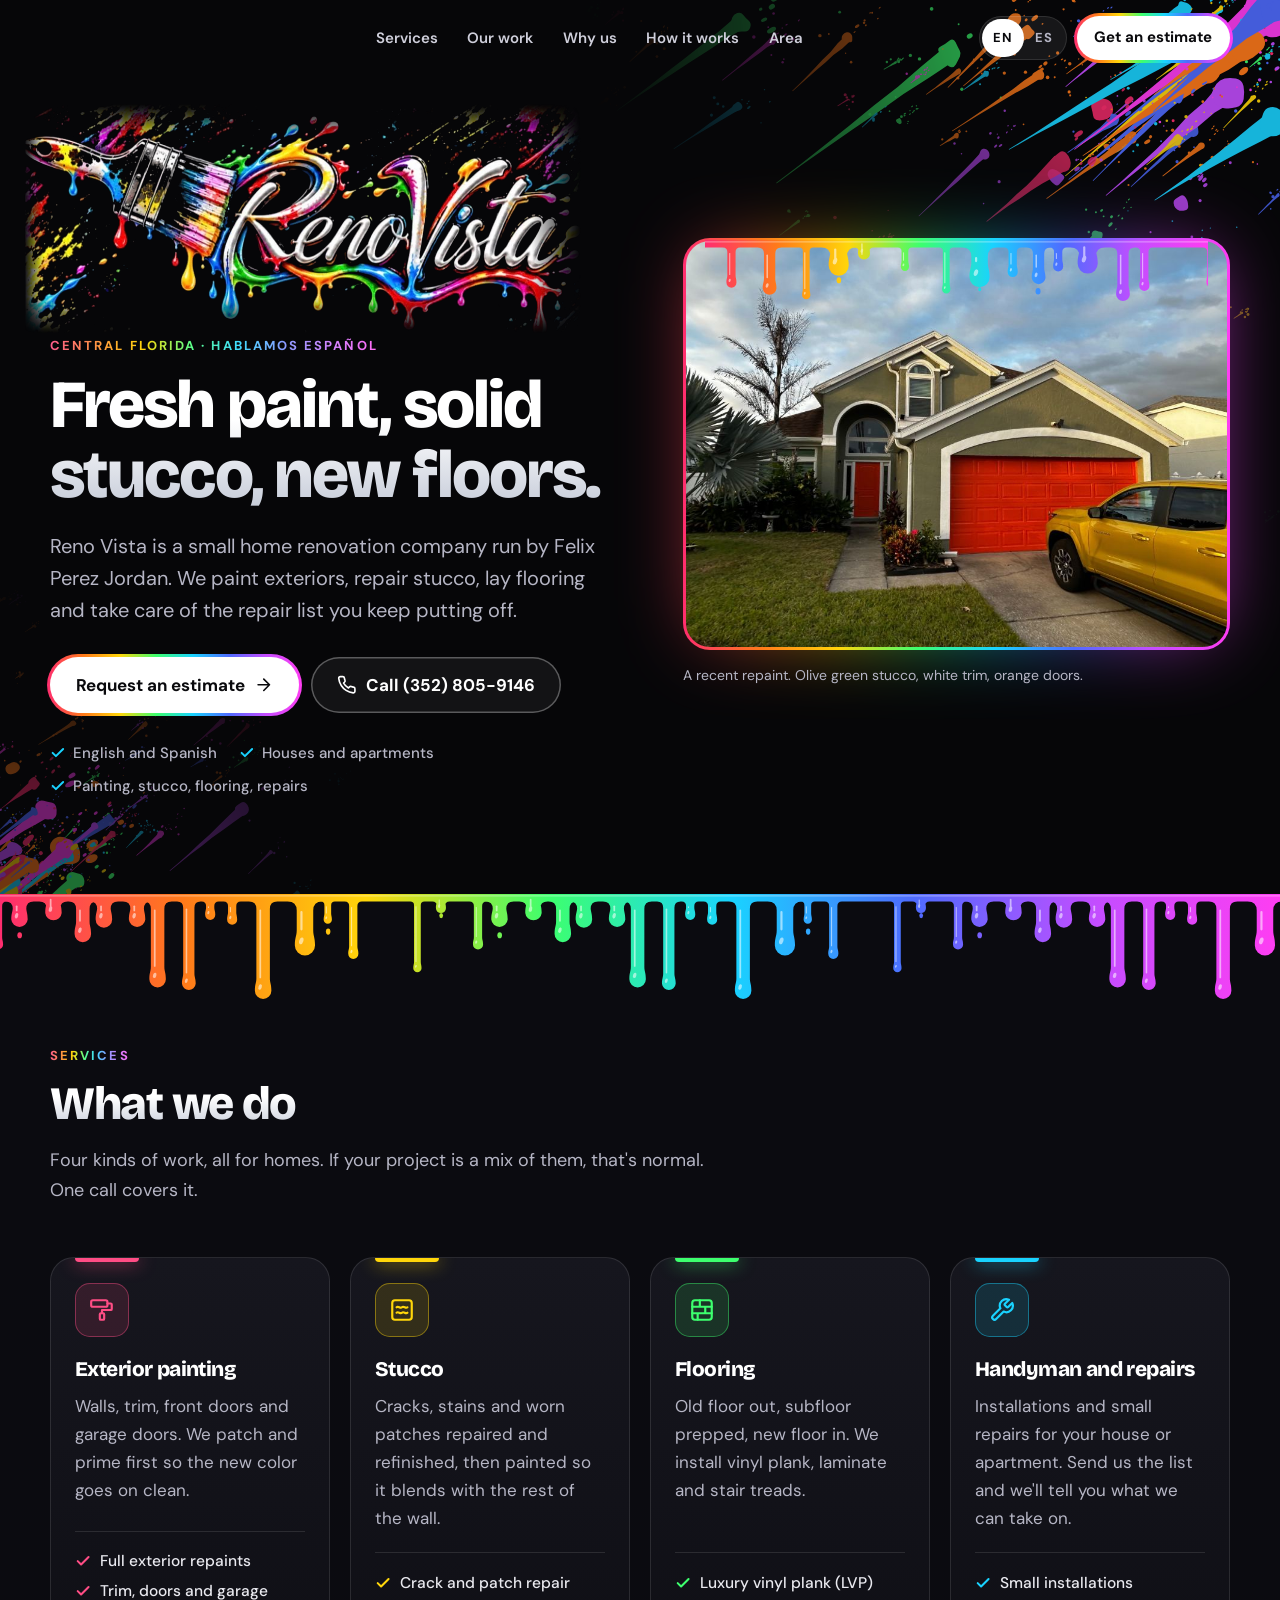
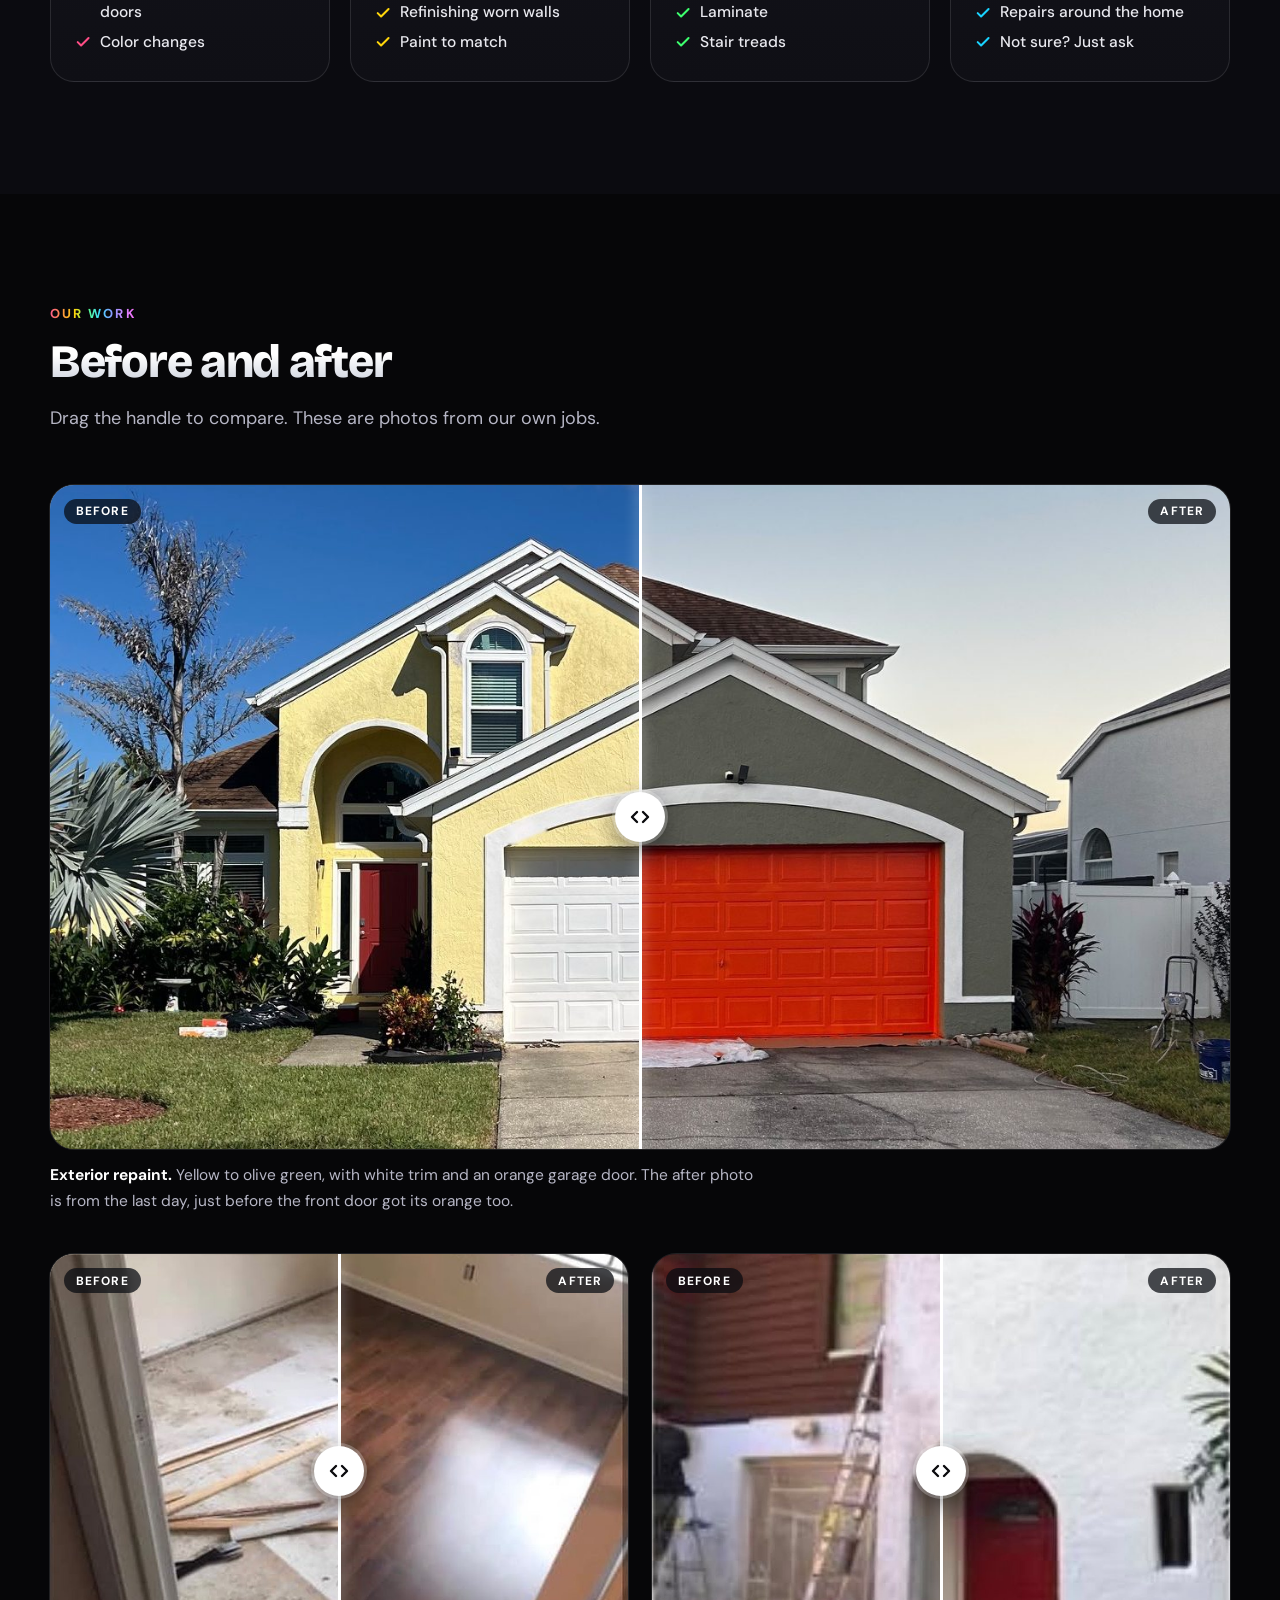
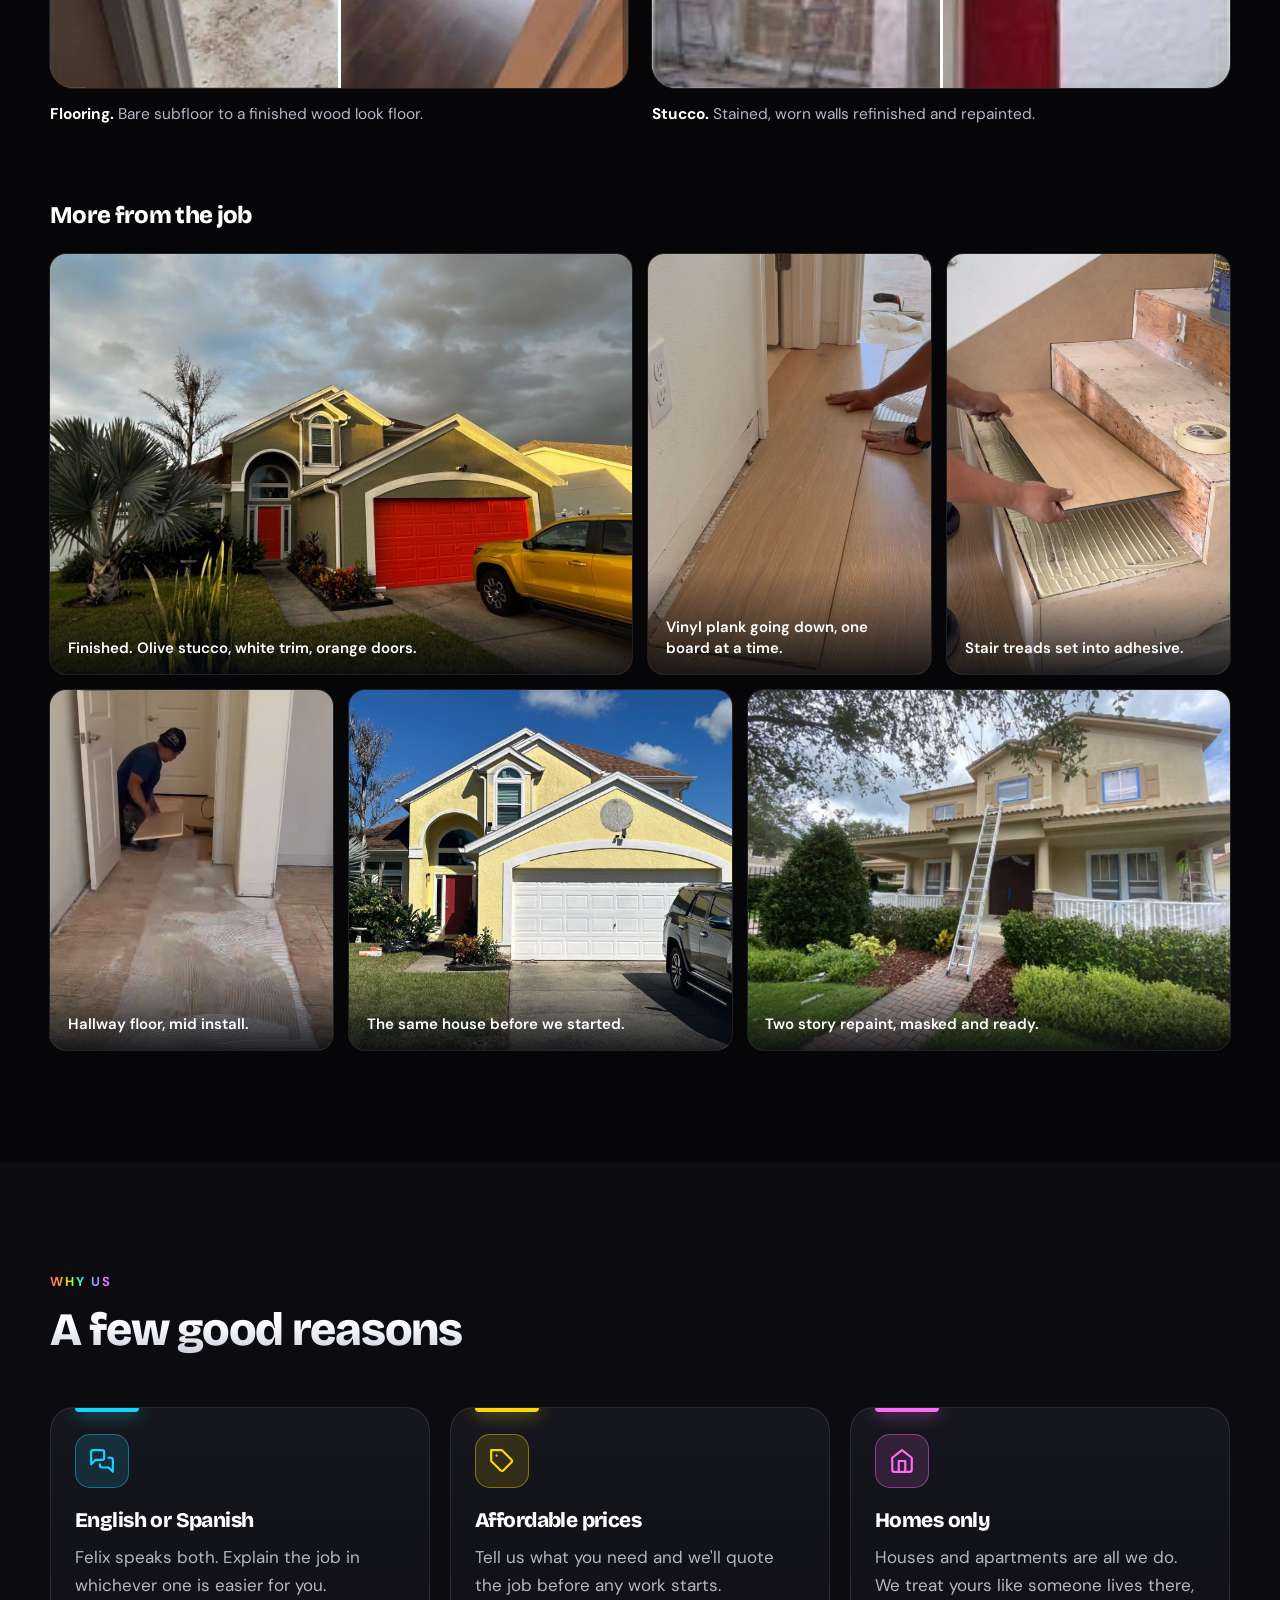
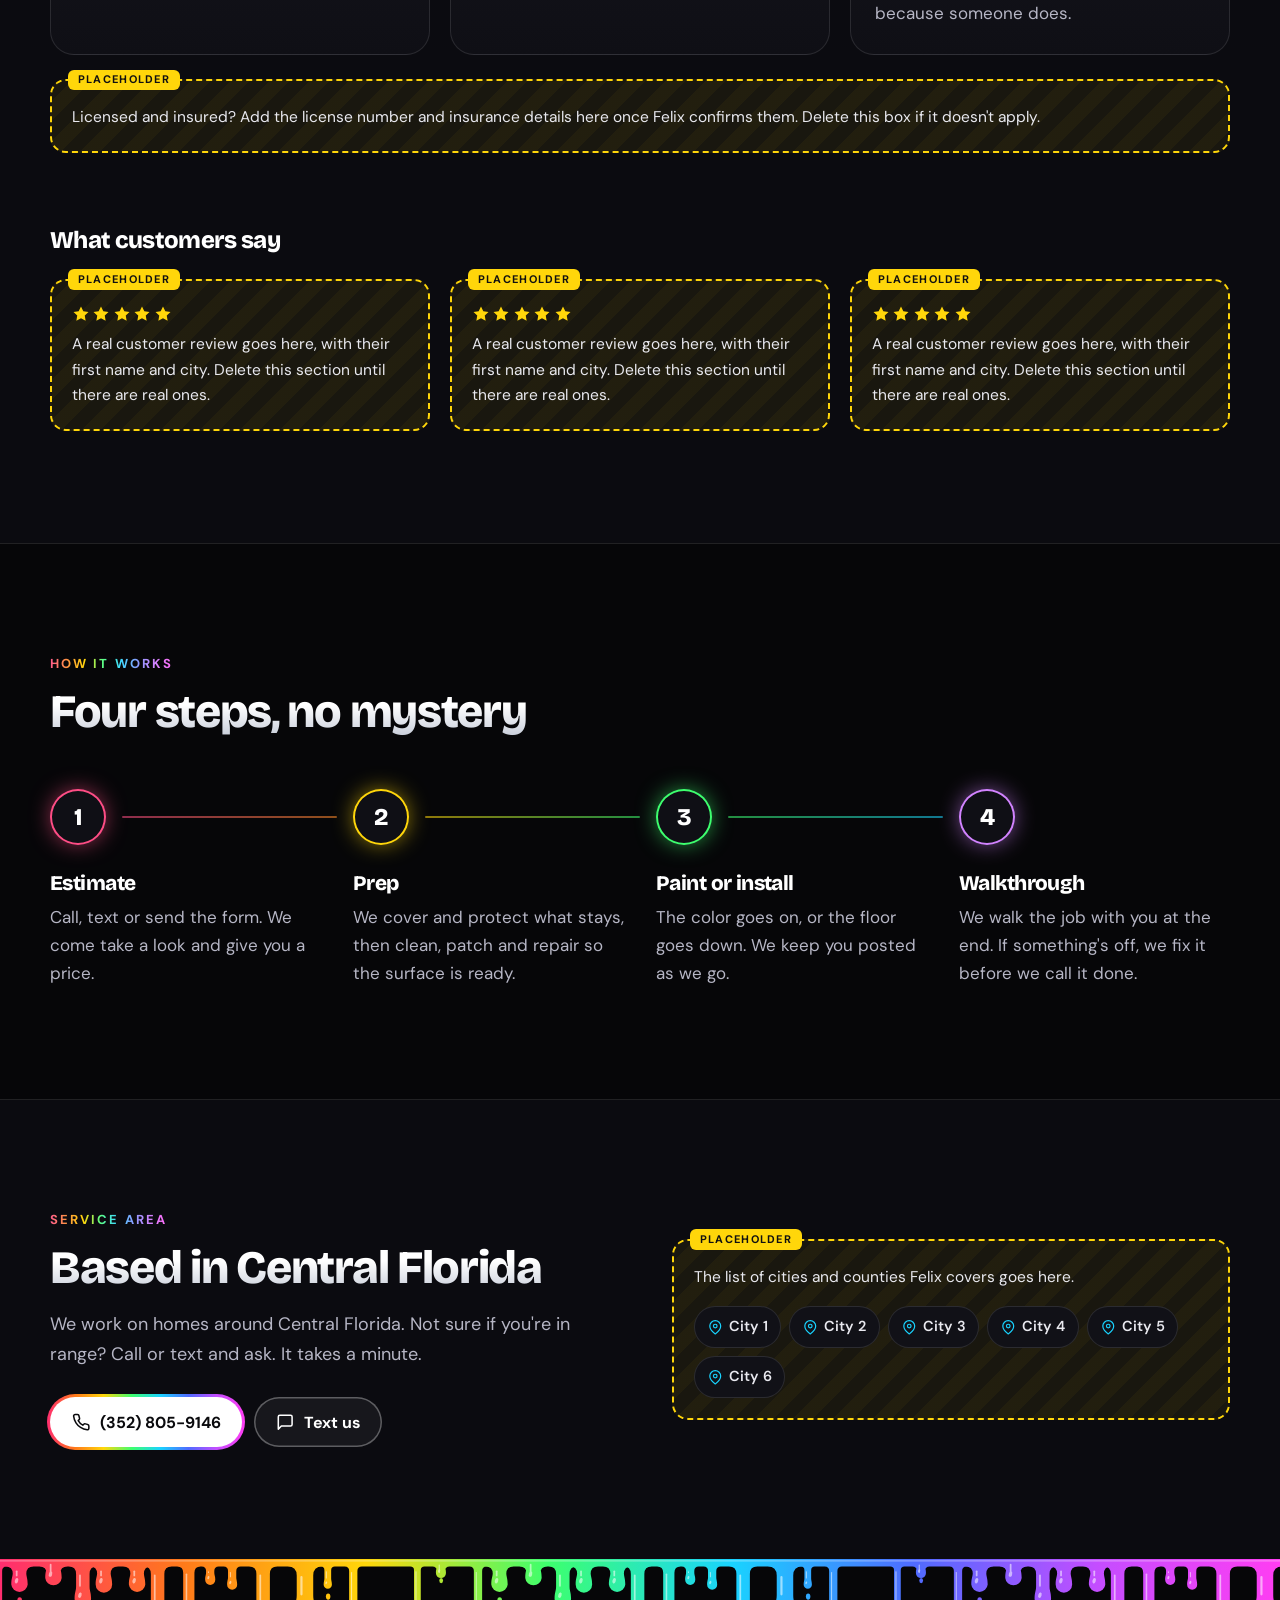
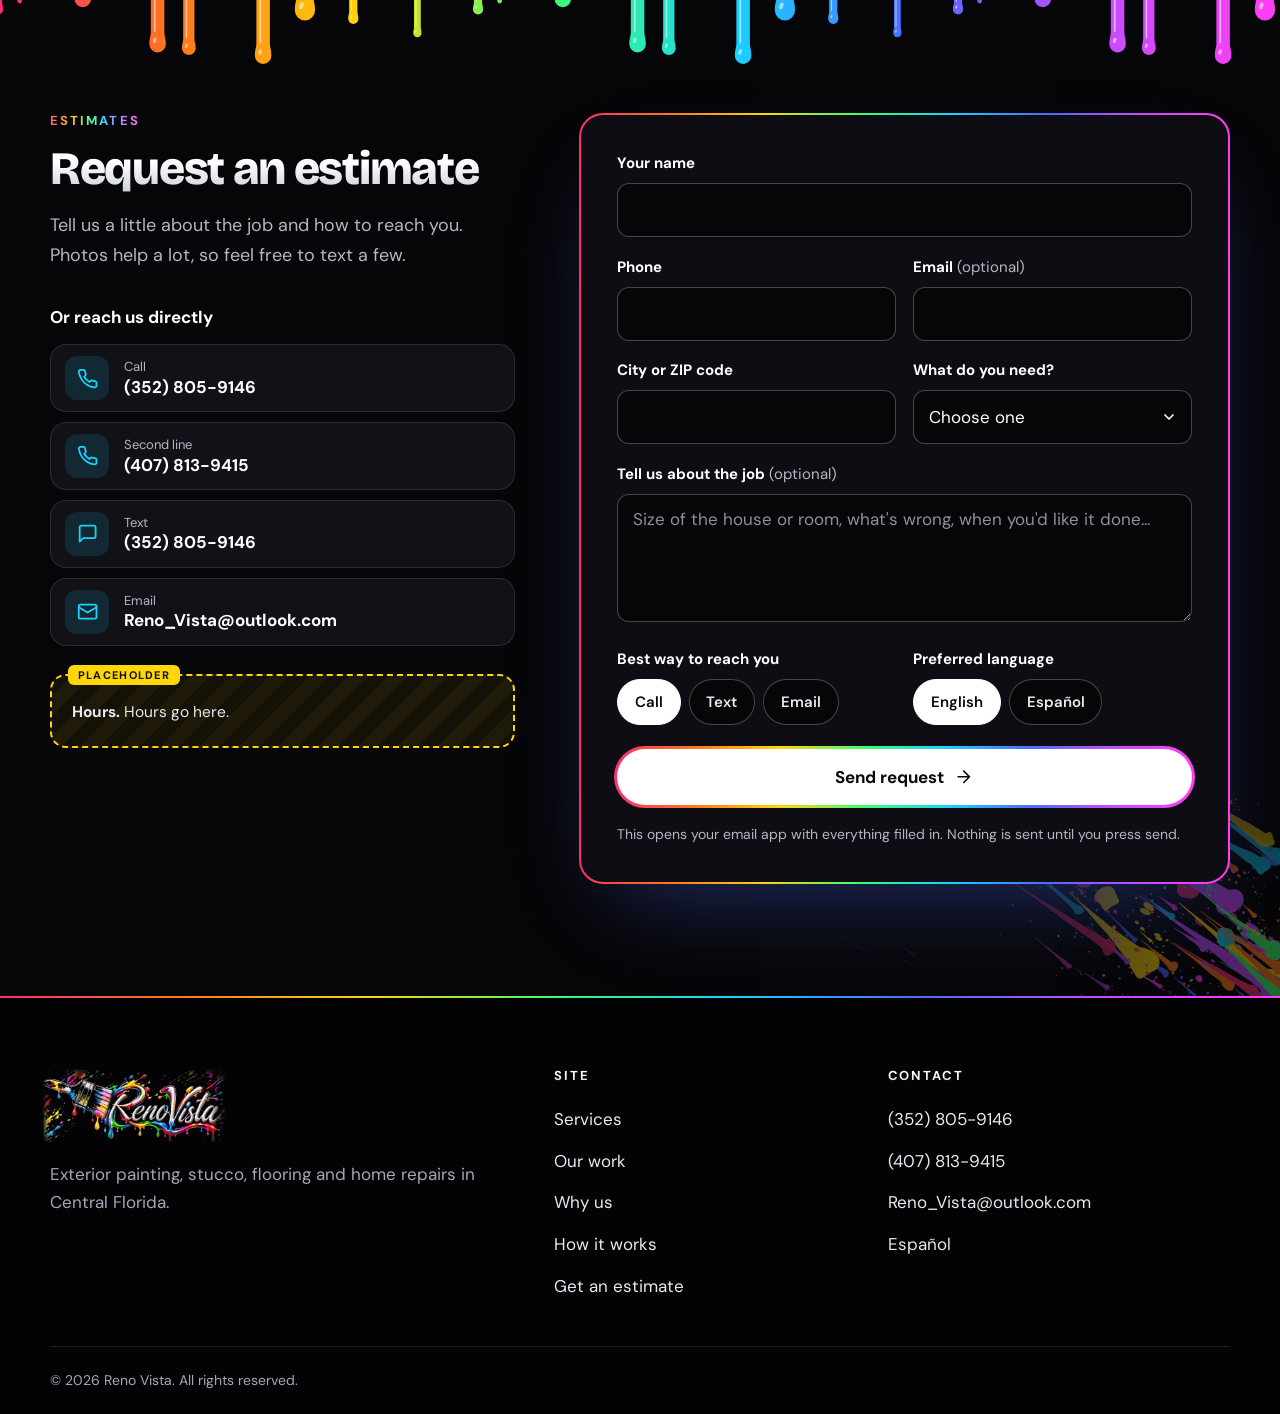
<file: rainbow/index.html>
<!doctype html>
<html lang="en">
<head>
<meta name="robots" content="noindex, nofollow">
<meta charset="utf-8">
<meta name="viewport" content="width=device-width, initial-scale=1, viewport-fit=cover">
<title>Reno Vista | Exterior Painting, Stucco and Flooring in Central Florida</title>
<meta name="description" content="Reno Vista paints home exteriors, repairs stucco, installs vinyl plank and laminate floors, and handles repairs around the house in Central Florida. English and Spanish. Call or text (352) 805-9146.">

<!-- TODO(domain): replace https://www.example.com with the real domain (it appears several times in this file) -->
<link rel="canonical" href="https://www.example.com/">
<link rel="alternate" hreflang="en" href="https://www.example.com/">
<link rel="alternate" hreflang="es" href="https://www.example.com/es/">
<link rel="alternate" hreflang="x-default" href="https://www.example.com/">

<meta property="og:type" content="website">
<meta property="og:site_name" content="Reno Vista">
<meta property="og:title" content="Reno Vista. Exterior painting, stucco and flooring in Central Florida">
<meta property="og:description" content="Exterior painting, stucco, flooring and home repairs in Central Florida. We speak English and Spanish.">
<meta property="og:url" content="https://www.example.com/">
<meta property="og:image" content="https://www.example.com/img/og-image.jpg">
<meta property="og:image:width" content="1200">
<meta property="og:image:height" content="630">
<meta property="og:image:alt" content="A freshly painted olive green stucco house with white trim and an orange garage door, with the Reno Vista logo">
<meta property="og:locale" content="en_US">
<meta property="og:locale:alternate" content="es_US">
<meta name="twitter:card" content="summary_large_image">
<meta name="twitter:title" content="Reno Vista. Exterior painting, stucco and flooring in Central Florida">
<meta name="twitter:description" content="Exterior painting, stucco, flooring and home repairs in Central Florida. We speak English and Spanish.">
<meta name="twitter:image" content="https://www.example.com/img/og-image.jpg">

<meta name="theme-color" content="#060608">
<meta name="format-detection" content="telephone=no">
<link rel="icon" href="img/favicon.svg" type="image/svg+xml">
<link rel="apple-touch-icon" href="img/apple-touch-icon.png">

<link rel="preconnect" href="https://fonts.googleapis.com">
<link rel="preconnect" href="https://fonts.gstatic.com" crossorigin>
<link rel="stylesheet" href="https://fonts.googleapis.com/css2?family=Bricolage+Grotesque:opsz,wght@12..96,600..800&amp;family=DM+Sans:opsz,wght@9..40,400..700&amp;display=swap">
<link rel="stylesheet" href="css/style.css">
<link rel="preload" as="image" href="img/hero-olive-house.jpg" imagesrcset="img/hero-olive-house-900.jpg 900w, img/hero-olive-house.jpg 1800w" imagesizes="(min-width: 960px) 50vw, 100vw">

<!--
  Business info for Google. Only confirmed facts are in here.
  Add these once Felix confirms them (see NEEDS-FROM-CHAD.md):
    "address": add "addressLocality" (city) and "postalCode"
    "areaServed": swap for a list of real cities or counties
    "openingHoursSpecification": the hours
    "sameAs": Facebook / Instagram / Google Business links
    "aggregateRating" and "review": only with real reviews
-->
<script type="application/ld+json">
{
  "@context": "https://schema.org",
  "@type": "HousePainter",
  "name": "Reno Vista",
  "description": "Reno Vista paints home exteriors, repairs stucco, installs vinyl plank and laminate floors, and handles repairs around the house in Central Florida. English and Spanish. Call or text (352) 805-9146.",
  "url": "https://www.example.com/",
  "image": "https://www.example.com/img/og-image.jpg",
  "telephone": "+13528059146",
  "email": "Reno_Vista@outlook.com",
  "address": {
    "@type": "PostalAddress",
    "addressRegion": "FL",
    "addressCountry": "US"
  },
  "areaServed": {
    "@type": "AdministrativeArea",
    "name": "Central Florida"
  },
  "knowsLanguage": [
    "en",
    "es"
  ],
  "founder": {
    "@type": "Person",
    "name": "Felix D. Perez Jordan"
  },
  "contactPoint": [
    {
      "@type": "ContactPoint",
      "telephone": "+13528059146",
      "contactType": "customer service",
      "availableLanguage": [
        "English",
        "Spanish"
      ]
    },
    {
      "@type": "ContactPoint",
      "telephone": "+14078139415",
      "contactType": "customer service",
      "availableLanguage": [
        "English",
        "Spanish"
      ]
    }
  ],
  "makesOffer": [
    {
      "@type": "Offer",
      "itemOffered": {
        "@type": "Service",
        "name": "Exterior painting"
      }
    },
    {
      "@type": "Offer",
      "itemOffered": {
        "@type": "Service",
        "name": "Stucco"
      }
    },
    {
      "@type": "Offer",
      "itemOffered": {
        "@type": "Service",
        "name": "Flooring"
      }
    },
    {
      "@type": "Offer",
      "itemOffered": {
        "@type": "Service",
        "name": "Handyman and repairs"
      }
    }
  ]
}
</script>
</head>
<body>
<a class="skip" href="#main">Skip to content</a>

<header class="hdr" id="top">
  <div class="wrap hdr__in">
    <a class="brand" href="#top" aria-label="Reno Vista">
      <img class="brand__img" src="img/logo-rainbow-600.webp" alt="" width="520" height="214">
    </a>

    <nav class="nav" id="nav" aria-label="Main">
      <ul class="nav__list">
        <li><a href="#services">Services</a></li>
        <li><a href="#work">Our work</a></li>
        <li><a href="#why">Why us</a></li>
        <li><a href="#process">How it works</a></li>
        <li><a href="#area">Area</a></li>
      </ul>
      <div class="nav__cta">
        <a class="btn btn--primary" href="#estimate">Get an estimate<svg class="ic" viewBox="0 0 24 24" aria-hidden="true" focusable="false"><path d="M5 12h14M12 5l7 7-7 7"/></svg></a>
        <a class="btn btn--ghost" href="tel:+13528059146"><svg class="ic" viewBox="0 0 24 24" aria-hidden="true" focusable="false"><path d="M22 16.92v3a2 2 0 0 1-2.18 2 19.79 19.79 0 0 1-8.63-3.07 19.5 19.5 0 0 1-6-6 19.79 19.79 0 0 1-3.07-8.67A2 2 0 0 1 4.11 2h3a2 2 0 0 1 2 1.72c.127.96.361 1.903.7 2.81a2 2 0 0 1-.45 2.11L8.09 9.91a16 16 0 0 0 6 6l1.27-1.27a2 2 0 0 1 2.11-.45c.907.339 1.85.573 2.81.7A2 2 0 0 1 22 16.92z"/></svg>(352) 805-9146</a>
      </div>
    </nav>

    <div class="hdr__act">
      <div class="lang" role="group" aria-label="Language">
        <a href="./" lang="en" hreflang="en" data-lang="en" aria-current="true"><span aria-hidden="true">EN</span><span class="vh">English</span></a>
        <a href="es/" lang="es" hreflang="es" data-lang="es"><span aria-hidden="true">ES</span><span class="vh">Español</span></a>
      </div>
      <a class="btn btn--primary btn--sm hdr__est" href="#estimate">Get an estimate</a>
      <button class="burger" type="button" aria-expanded="false" aria-controls="nav" aria-label="Open menu" data-open="Open menu" data-close="Close menu">
        <span class="burger__box" aria-hidden="true"><span></span><span></span><span></span></span>
      </button>
    </div>
  </div>
</header>

<main id="main">

<!-- ============ HERO ============ -->
<section class="hero">
  <div class="splat splat--tr" aria-hidden="true"></div>
  <div class="splat splat--bl" aria-hidden="true"></div>
  <div class="wrap hero__grid">
    <div class="hero__copy">
      <img class="hero__logo" src="img/logo-rainbow.webp" alt="RenoVista" width="1100" height="453">
      <p class="eyebrow">Central Florida · Hablamos español</p>
      <h1>Fresh paint, solid stucco, new floors.</h1>
      <p class="lead">Reno Vista is a small home renovation company run by Felix Perez Jordan. We paint exteriors, repair stucco, lay flooring and take care of the repair list you keep putting off.</p>
      <div class="cta-row">
        <a class="btn btn--primary btn--lg" href="#estimate">Request an estimate<svg class="ic" viewBox="0 0 24 24" aria-hidden="true" focusable="false"><path d="M5 12h14M12 5l7 7-7 7"/></svg></a>
        <a class="btn btn--ghost btn--lg" href="tel:+13528059146"><svg class="ic" viewBox="0 0 24 24" aria-hidden="true" focusable="false"><path d="M22 16.92v3a2 2 0 0 1-2.18 2 19.79 19.79 0 0 1-8.63-3.07 19.5 19.5 0 0 1-6-6 19.79 19.79 0 0 1-3.07-8.67A2 2 0 0 1 4.11 2h3a2 2 0 0 1 2 1.72c.127.96.361 1.903.7 2.81a2 2 0 0 1-.45 2.11L8.09 9.91a16 16 0 0 0 6 6l1.27-1.27a2 2 0 0 1 2.11-.45c.907.339 1.85.573 2.81.7A2 2 0 0 1 22 16.92z"/></svg>Call (352) 805-9146</a>
      </div>
      <ul class="chips">
        <li><svg class="ic" viewBox="0 0 24 24" aria-hidden="true" focusable="false"><path d="M20 6L9 17l-5-5"/></svg>English and Spanish</li>
        <li><svg class="ic" viewBox="0 0 24 24" aria-hidden="true" focusable="false"><path d="M20 6L9 17l-5-5"/></svg>Houses and apartments</li>
        <li><svg class="ic" viewBox="0 0 24 24" aria-hidden="true" focusable="false"><path d="M20 6L9 17l-5-5"/></svg>Painting, stucco, flooring, repairs</li>
      </ul>
    </div>

    <figure class="hero__photo">
      <div class="hero__frame">
        <img src="img/hero-olive-house.jpg"
             srcset="img/hero-olive-house-900.jpg 900w, img/hero-olive-house.jpg 1800w"
             sizes="(min-width: 960px) 50vw, 100vw"
             alt="Two story stucco house freshly painted olive green with white trim, a bright orange front door and an orange garage door" width="1800" height="1350" fetchpriority="high">
        <div class="drip drip--photo" aria-hidden="true"></div>
      </div>
      <figcaption>A recent repaint. Olive green stucco, white trim, orange doors.</figcaption>
    </figure>
  </div>
</section>

<!-- ============ SERVICES ============ -->
<section class="sec services" id="services">
  <div class="drip" aria-hidden="true"></div>
  <div class="wrap">
    <header class="sec__head">
      <p class="eyebrow">Services</p>
      <h2>What we do</h2>
      <p class="sec__sub">Four kinds of work, all for homes. If your project is a mix of them, that&#x27;s normal. One call covers it.</p>
    </header>
    <ul class="cards cards--4">
      <li class="card svc svc--1">
        <span class="svc__icon"><svg class="ic" viewBox="0 0 24 24" aria-hidden="true" focusable="false"><rect x="2" y="3" width="15" height="6" rx="1.5"/><path d="M17 6h3a1 1 0 0 1 1 1v4a1 1 0 0 1-1 1h-8v3"/><rect x="10" y="15" width="4" height="6" rx="1"/></svg></span>
        <h3>Exterior painting</h3>
        <p>Walls, trim, front doors and garage doors. We patch and prime first so the new color goes on clean.</p>
        <ul class="ticks"><li><svg class="ic" viewBox="0 0 24 24" aria-hidden="true" focusable="false"><path d="M20 6L9 17l-5-5"/></svg>Full exterior repaints</li><li><svg class="ic" viewBox="0 0 24 24" aria-hidden="true" focusable="false"><path d="M20 6L9 17l-5-5"/></svg>Trim, doors and garage doors</li><li><svg class="ic" viewBox="0 0 24 24" aria-hidden="true" focusable="false"><path d="M20 6L9 17l-5-5"/></svg>Color changes</li></ul>
      </li>
      <li class="card svc svc--2">
        <span class="svc__icon"><svg class="ic" viewBox="0 0 24 24" aria-hidden="true" focusable="false"><rect x="3" y="3" width="18" height="18" rx="2.5"/><path d="M7 9.5c1.6-1.6 3.4 1.6 5 0s3.4 1.6 5 0M7 14.5c1.6-1.6 3.4 1.6 5 0s3.4 1.6 5 0"/></svg></span>
        <h3>Stucco</h3>
        <p>Cracks, stains and worn patches repaired and refinished, then painted so it blends with the rest of the wall.</p>
        <ul class="ticks"><li><svg class="ic" viewBox="0 0 24 24" aria-hidden="true" focusable="false"><path d="M20 6L9 17l-5-5"/></svg>Crack and patch repair</li><li><svg class="ic" viewBox="0 0 24 24" aria-hidden="true" focusable="false"><path d="M20 6L9 17l-5-5"/></svg>Refinishing worn walls</li><li><svg class="ic" viewBox="0 0 24 24" aria-hidden="true" focusable="false"><path d="M20 6L9 17l-5-5"/></svg>Paint to match</li></ul>
      </li>
      <li class="card svc svc--3">
        <span class="svc__icon"><svg class="ic" viewBox="0 0 24 24" aria-hidden="true" focusable="false"><rect x="3" y="3" width="18" height="18" rx="2.5"/><path d="M3 9h18M3 15h18M10 3v6M15 9v6M8 15v6"/></svg></span>
        <h3>Flooring</h3>
        <p>Old floor out, subfloor prepped, new floor in. We install vinyl plank, laminate and stair treads.</p>
        <ul class="ticks"><li><svg class="ic" viewBox="0 0 24 24" aria-hidden="true" focusable="false"><path d="M20 6L9 17l-5-5"/></svg>Luxury vinyl plank (LVP)</li><li><svg class="ic" viewBox="0 0 24 24" aria-hidden="true" focusable="false"><path d="M20 6L9 17l-5-5"/></svg>Laminate</li><li><svg class="ic" viewBox="0 0 24 24" aria-hidden="true" focusable="false"><path d="M20 6L9 17l-5-5"/></svg>Stair treads</li></ul>
      </li>
      <li class="card svc svc--4">
        <span class="svc__icon"><svg class="ic" viewBox="0 0 24 24" aria-hidden="true" focusable="false"><path d="M14.7 6.3a1 1 0 0 0 0 1.4l1.6 1.6a1 1 0 0 0 1.4 0l3.77-3.77a6 6 0 0 1-7.94 7.94l-6.91 6.91a2.12 2.12 0 0 1-3-3l6.91-6.91a6 6 0 0 1 7.94-7.94l-3.76 3.76z"/></svg></span>
        <h3>Handyman and repairs</h3>
        <p>Installations and small repairs for your house or apartment. Send us the list and we&#x27;ll tell you what we can take on.</p>
        <ul class="ticks"><li><svg class="ic" viewBox="0 0 24 24" aria-hidden="true" focusable="false"><path d="M20 6L9 17l-5-5"/></svg>Small installations</li><li><svg class="ic" viewBox="0 0 24 24" aria-hidden="true" focusable="false"><path d="M20 6L9 17l-5-5"/></svg>Repairs around the home</li><li><svg class="ic" viewBox="0 0 24 24" aria-hidden="true" focusable="false"><path d="M20 6L9 17l-5-5"/></svg>Not sure? Just ask</li></ul>
      </li>
    </ul>
  </div>
</section>

<!-- ============ WORK ============ -->
<section class="sec work" id="work">
  <div class="wrap">
    <header class="sec__head">
      <p class="eyebrow">Our work</p>
      <h2>Before and after</h2>
      <p class="sec__sub">Drag the handle to compare. These are photos from our own jobs.</p>
    </header>

    <div class="ba-grid">
      <figure class="ba-fig ba-fig--wide">
        <div class="ba" style="--ar:3/2" data-ba>
          <img class="ba__img" src="img/exterior-after-olive.jpg" alt="The same house after: olive green stucco, white trim and a bright orange garage door" width="1380" height="920" loading="lazy" draggable="false">
          <div class="ba__clip"><img class="ba__img" src="img/exterior-before-yellow.jpg" alt="The house before: pale yellow stucco with a white garage door" width="1380" height="920" loading="lazy" draggable="false"></div>
          <span class="ba__tag ba__tag--b">Before</span><span class="ba__tag ba__tag--a">After</span>
          <input class="ba__range" type="range" min="0" max="100" value="50" step="1" aria-label="Exterior repaint, before and after. Move the slider to compare.">
          <div class="ba__handle" aria-hidden="true"><span class="ba__knob"><svg class="ic" viewBox="0 0 24 24" aria-hidden="true" focusable="false"><path d="M9 7l-5 5 5 5M15 7l5 5-5 5"/></svg></span></div>
        </div>
        <figcaption><strong>Exterior repaint.</strong> Yellow to olive green, with white trim and an orange garage door. The after photo is from the last day, just before the front door got its orange too.</figcaption>
      </figure>

      <figure class="ba-fig">
        <div class="ba" style="--ar:1000/963" data-ba>
          <img class="ba__img" src="img/floor-after-laminate.jpg" alt="The same bedroom with a new dark wood look floor installed" width="1000" height="963" loading="lazy" draggable="false">
          <div class="ba__clip"><img class="ba__img" src="img/floor-before-subfloor.jpg" alt="A bedroom with the old floor pulled up and bare subfloor showing" width="1000" height="963" loading="lazy" draggable="false"></div>
          <span class="ba__tag ba__tag--b">Before</span><span class="ba__tag ba__tag--a">After</span>
          <input class="ba__range" type="range" min="0" max="100" value="50" step="1" aria-label="Flooring, before and after. Move the slider to compare.">
          <div class="ba__handle" aria-hidden="true"><span class="ba__knob"><svg class="ic" viewBox="0 0 24 24" aria-hidden="true" focusable="false"><path d="M9 7l-5 5 5 5M15 7l5 5-5 5"/></svg></span></div>
        </div>
        <figcaption><strong>Flooring.</strong> Bare subfloor to a finished wood look floor.</figcaption>
      </figure>

      <figure class="ba-fig">
        <div class="ba" style="--ar:1000/963" data-ba>
          <img class="ba__img" src="img/stucco-after.jpg" alt="The same entry with clean white stucco and a red front door" width="1000" height="1000" loading="lazy" draggable="false">
          <div class="ba__clip"><img class="ba__img" src="img/stucco-before.jpg" alt="Stained and blotchy white stucco around an arched entry, with a ladder set up" width="1000" height="1000" loading="lazy" draggable="false"></div>
          <span class="ba__tag ba__tag--b">Before</span><span class="ba__tag ba__tag--a">After</span>
          <input class="ba__range" type="range" min="0" max="100" value="50" step="1" aria-label="Stucco, before and after. Move the slider to compare.">
          <div class="ba__handle" aria-hidden="true"><span class="ba__knob"><svg class="ic" viewBox="0 0 24 24" aria-hidden="true" focusable="false"><path d="M9 7l-5 5 5 5M15 7l5 5-5 5"/></svg></span></div>
        </div>
        <figcaption><strong>Stucco.</strong> Stained, worn walls refinished and repainted.</figcaption>
      </figure>
    </div>

    <h3 class="sub-h">More from the job</h3>
    <ul class="shots">
      <li class="shot shot--1"><button type="button" class="shot__btn" data-full="img/finished-olive-house-wide.jpg"><img src="img/finished-olive-house-wide.jpg" alt="Finished exterior repaint, olive green house with orange garage door, seen from the lawn" width="1400" height="1050" loading="lazy"><span class="shot__cap">Finished. Olive stucco, white trim, orange doors.</span></button></li>
      <li class="shot shot--2"><button type="button" class="shot__btn" data-full="img/floor-lvp-plank-closeup.jpg"><img src="img/floor-lvp-plank-closeup.jpg" alt="Hands pressing a vinyl plank into place along a hallway wall" width="1000" height="1836" loading="lazy"><span class="shot__cap">Vinyl plank going down, one board at a time.</span></button></li>
      <li class="shot shot--3"><button type="button" class="shot__btn" data-full="img/stair-tread-install.jpg"><img src="img/stair-tread-install.jpg" alt="A new wood look stair tread being set onto a step covered in adhesive" width="1000" height="1724" loading="lazy"><span class="shot__cap">Stair treads set into adhesive.</span></button></li>
      <li class="shot shot--4"><button type="button" class="shot__btn" data-full="img/floor-hallway-install.jpg"><img src="img/floor-hallway-install.jpg" alt="Installer kneeling in a hallway laying flooring over troweled adhesive" width="1000" height="1149" loading="lazy"><span class="shot__cap">Hallway floor, mid install.</span></button></li>
      <li class="shot shot--5"><button type="button" class="shot__btn" data-full="img/before-yellow-front.jpg"><img src="img/before-yellow-front.jpg" alt="Front of the yellow stucco house before it was repainted" width="1400" height="1050" loading="lazy"><span class="shot__cap">The same house before we started.</span></button></li>
      <li class="shot shot--6"><button type="button" class="shot__btn" data-full="img/repaint-2020-in-progress.jpg"><img src="img/repaint-2020-in-progress.jpg" alt="Two story house with windows masked and ladders up during an exterior repaint" width="1280" height="958" loading="lazy"><span class="shot__cap">Two story repaint, masked and ready.</span></button></li>
    </ul>
  </div>
</section>

<!-- ============ WHY US ============ -->
<section class="sec why" id="why">
  <div class="wrap">
    <header class="sec__head">
      <p class="eyebrow">Why us</p>
      <h2>A few good reasons</h2>
    </header>
    <ul class="cards cards--3">
      <li class="card why__item why__item--1"><span class="why__icon"><svg class="ic" viewBox="0 0 24 24" aria-hidden="true" focusable="false"><path d="M14 9a2 2 0 0 1-2 2H6l-4 4V4a2 2 0 0 1 2-2h8a2 2 0 0 1 2 2z"/><path d="M18 9h2a2 2 0 0 1 2 2v11l-4-4h-6a2 2 0 0 1-2-2v-1"/></svg></span><h3>English or Spanish</h3><p>Felix speaks both. Explain the job in whichever one is easier for you.</p></li>
      <li class="card why__item why__item--2"><span class="why__icon"><svg class="ic" viewBox="0 0 24 24" aria-hidden="true" focusable="false"><path d="M20.59 13.41l-7.17 7.17a2 2 0 0 1-2.83 0L2 12V2h10l8.59 8.59a2 2 0 0 1 0 2.82z"/><path d="M7 7h.01"/></svg></span><h3>Affordable prices</h3><p>Tell us what you need and we&#x27;ll quote the job before any work starts.</p></li>
      <li class="card why__item why__item--3"><span class="why__icon"><svg class="ic" viewBox="0 0 24 24" aria-hidden="true" focusable="false"><path d="M3 9l9-7 9 7v11a2 2 0 0 1-2 2H5a2 2 0 0 1-2-2z"/><path d="M9 22V12h6v10"/></svg></span><h3>Homes only</h3><p>Houses and apartments are all we do. We treat yours like someone lives there, because someone does.</p></li>
    </ul>

    <!-- PLACEHOLDER: license + insurance. Fill in or delete. -->
    <div class="todo" data-placeholder="license"><span class="todo__tag">Placeholder</span><p>Licensed and insured? Add the license number and insurance details here once Felix confirms them. Delete this box if it doesn&#x27;t apply.</p></div>

    <!-- PLACEHOLDER: reviews. Real ones only. Delete this whole block until there are some. -->
    <div class="reviews" data-placeholder="reviews">
      <h3 class="sub-h">What customers say</h3>
      <ul class="cards cards--3">
        <li class="todo todo--card"><span class="todo__tag">Placeholder</span><span class="stars" aria-hidden="true"><svg class="ic" viewBox="0 0 24 24" aria-hidden="true" focusable="false"><path d="M12 2l3.09 6.26L22 9.27l-5 4.87 1.18 6.88L12 17.77l-6.18 3.25L7 14.14 2 9.27l6.91-1.01L12 2z"/></svg><svg class="ic" viewBox="0 0 24 24" aria-hidden="true" focusable="false"><path d="M12 2l3.09 6.26L22 9.27l-5 4.87 1.18 6.88L12 17.77l-6.18 3.25L7 14.14 2 9.27l6.91-1.01L12 2z"/></svg><svg class="ic" viewBox="0 0 24 24" aria-hidden="true" focusable="false"><path d="M12 2l3.09 6.26L22 9.27l-5 4.87 1.18 6.88L12 17.77l-6.18 3.25L7 14.14 2 9.27l6.91-1.01L12 2z"/></svg><svg class="ic" viewBox="0 0 24 24" aria-hidden="true" focusable="false"><path d="M12 2l3.09 6.26L22 9.27l-5 4.87 1.18 6.88L12 17.77l-6.18 3.25L7 14.14 2 9.27l6.91-1.01L12 2z"/></svg><svg class="ic" viewBox="0 0 24 24" aria-hidden="true" focusable="false"><path d="M12 2l3.09 6.26L22 9.27l-5 4.87 1.18 6.88L12 17.77l-6.18 3.25L7 14.14 2 9.27l6.91-1.01L12 2z"/></svg></span><p>A real customer review goes here, with their first name and city. Delete this section until there are real ones.</p></li>
        <li class="todo todo--card"><span class="todo__tag">Placeholder</span><span class="stars" aria-hidden="true"><svg class="ic" viewBox="0 0 24 24" aria-hidden="true" focusable="false"><path d="M12 2l3.09 6.26L22 9.27l-5 4.87 1.18 6.88L12 17.77l-6.18 3.25L7 14.14 2 9.27l6.91-1.01L12 2z"/></svg><svg class="ic" viewBox="0 0 24 24" aria-hidden="true" focusable="false"><path d="M12 2l3.09 6.26L22 9.27l-5 4.87 1.18 6.88L12 17.77l-6.18 3.25L7 14.14 2 9.27l6.91-1.01L12 2z"/></svg><svg class="ic" viewBox="0 0 24 24" aria-hidden="true" focusable="false"><path d="M12 2l3.09 6.26L22 9.27l-5 4.87 1.18 6.88L12 17.77l-6.18 3.25L7 14.14 2 9.27l6.91-1.01L12 2z"/></svg><svg class="ic" viewBox="0 0 24 24" aria-hidden="true" focusable="false"><path d="M12 2l3.09 6.26L22 9.27l-5 4.87 1.18 6.88L12 17.77l-6.18 3.25L7 14.14 2 9.27l6.91-1.01L12 2z"/></svg><svg class="ic" viewBox="0 0 24 24" aria-hidden="true" focusable="false"><path d="M12 2l3.09 6.26L22 9.27l-5 4.87 1.18 6.88L12 17.77l-6.18 3.25L7 14.14 2 9.27l6.91-1.01L12 2z"/></svg></span><p>A real customer review goes here, with their first name and city. Delete this section until there are real ones.</p></li>
        <li class="todo todo--card"><span class="todo__tag">Placeholder</span><span class="stars" aria-hidden="true"><svg class="ic" viewBox="0 0 24 24" aria-hidden="true" focusable="false"><path d="M12 2l3.09 6.26L22 9.27l-5 4.87 1.18 6.88L12 17.77l-6.18 3.25L7 14.14 2 9.27l6.91-1.01L12 2z"/></svg><svg class="ic" viewBox="0 0 24 24" aria-hidden="true" focusable="false"><path d="M12 2l3.09 6.26L22 9.27l-5 4.87 1.18 6.88L12 17.77l-6.18 3.25L7 14.14 2 9.27l6.91-1.01L12 2z"/></svg><svg class="ic" viewBox="0 0 24 24" aria-hidden="true" focusable="false"><path d="M12 2l3.09 6.26L22 9.27l-5 4.87 1.18 6.88L12 17.77l-6.18 3.25L7 14.14 2 9.27l6.91-1.01L12 2z"/></svg><svg class="ic" viewBox="0 0 24 24" aria-hidden="true" focusable="false"><path d="M12 2l3.09 6.26L22 9.27l-5 4.87 1.18 6.88L12 17.77l-6.18 3.25L7 14.14 2 9.27l6.91-1.01L12 2z"/></svg><svg class="ic" viewBox="0 0 24 24" aria-hidden="true" focusable="false"><path d="M12 2l3.09 6.26L22 9.27l-5 4.87 1.18 6.88L12 17.77l-6.18 3.25L7 14.14 2 9.27l6.91-1.01L12 2z"/></svg></span><p>A real customer review goes here, with their first name and city. Delete this section until there are real ones.</p></li>
      </ul>
    </div>
  </div>
</section>

<!-- ============ PROCESS ============ -->
<section class="sec process" id="process">
  <div class="wrap">
    <header class="sec__head">
      <p class="eyebrow">How it works</p>
      <h2>Four steps, no mystery</h2>
    </header>
    <ol class="steps">
      <li class="step step--1"><span class="step__n" aria-hidden="true">1</span><h3>Estimate</h3><p>Call, text or send the form. We come take a look and give you a price.</p></li>
      <li class="step step--2"><span class="step__n" aria-hidden="true">2</span><h3>Prep</h3><p>We cover and protect what stays, then clean, patch and repair so the surface is ready.</p></li>
      <li class="step step--3"><span class="step__n" aria-hidden="true">3</span><h3>Paint or install</h3><p>The color goes on, or the floor goes down. We keep you posted as we go.</p></li>
      <li class="step step--4"><span class="step__n" aria-hidden="true">4</span><h3>Walkthrough</h3><p>We walk the job with you at the end. If something&#x27;s off, we fix it before we call it done.</p></li>
    </ol>
  </div>
</section>

<!-- ============ AREA ============ -->
<section class="sec area" id="area">
  <div class="wrap area__grid">
    <div>
      <p class="eyebrow">Service area</p>
      <h2>Based in Central Florida</h2>
      <p class="sec__sub">We work on homes around Central Florida. Not sure if you&#x27;re in range? Call or text and ask. It takes a minute.</p>
      <div class="cta-row">
        <a class="btn btn--primary" href="tel:+13528059146"><svg class="ic" viewBox="0 0 24 24" aria-hidden="true" focusable="false"><path d="M22 16.92v3a2 2 0 0 1-2.18 2 19.79 19.79 0 0 1-8.63-3.07 19.5 19.5 0 0 1-6-6 19.79 19.79 0 0 1-3.07-8.67A2 2 0 0 1 4.11 2h3a2 2 0 0 1 2 1.72c.127.96.361 1.903.7 2.81a2 2 0 0 1-.45 2.11L8.09 9.91a16 16 0 0 0 6 6l1.27-1.27a2 2 0 0 1 2.11-.45c.907.339 1.85.573 2.81.7A2 2 0 0 1 22 16.92z"/></svg>(352) 805-9146</a>
        <a class="btn btn--ghost" href="sms:+13528059146?&amp;body=Hi%20Reno%20Vista%2C%20I%27d%20like%20an%20estimate."><svg class="ic" viewBox="0 0 24 24" aria-hidden="true" focusable="false"><path d="M21 15a2 2 0 0 1-2 2H7l-4 4V5a2 2 0 0 1 2-2h14a2 2 0 0 1 2 2z"/></svg>Text us</a>
      </div>
    </div>
    <!-- PLACEHOLDER: real service area. Swap the chips for real city names. -->
    <div class="todo area__ph" data-placeholder="area">
      <span class="todo__tag">Placeholder</span>
      <p>The list of cities and counties Felix covers goes here.</p>
      <ul class="pins">
        <li><svg class="ic" viewBox="0 0 24 24" aria-hidden="true" focusable="false"><path d="M21 10c0 7-9 13-9 13s-9-6-9-13a9 9 0 0 1 18 0z"/><circle cx="12" cy="10" r="3"/></svg>City 1</li><li><svg class="ic" viewBox="0 0 24 24" aria-hidden="true" focusable="false"><path d="M21 10c0 7-9 13-9 13s-9-6-9-13a9 9 0 0 1 18 0z"/><circle cx="12" cy="10" r="3"/></svg>City 2</li><li><svg class="ic" viewBox="0 0 24 24" aria-hidden="true" focusable="false"><path d="M21 10c0 7-9 13-9 13s-9-6-9-13a9 9 0 0 1 18 0z"/><circle cx="12" cy="10" r="3"/></svg>City 3</li><li><svg class="ic" viewBox="0 0 24 24" aria-hidden="true" focusable="false"><path d="M21 10c0 7-9 13-9 13s-9-6-9-13a9 9 0 0 1 18 0z"/><circle cx="12" cy="10" r="3"/></svg>City 4</li><li><svg class="ic" viewBox="0 0 24 24" aria-hidden="true" focusable="false"><path d="M21 10c0 7-9 13-9 13s-9-6-9-13a9 9 0 0 1 18 0z"/><circle cx="12" cy="10" r="3"/></svg>City 5</li><li><svg class="ic" viewBox="0 0 24 24" aria-hidden="true" focusable="false"><path d="M21 10c0 7-9 13-9 13s-9-6-9-13a9 9 0 0 1 18 0z"/><circle cx="12" cy="10" r="3"/></svg>City 6</li>
      </ul>
    </div>
  </div>
</section>

<!-- ============ ESTIMATE ============ -->
<section class="sec est" id="estimate">
  <div class="drip" aria-hidden="true"></div>
  <div class="splat splat--br" aria-hidden="true"></div>
  <div class="wrap est__grid">
    <div class="est__info">
      <p class="eyebrow">Estimates</p>
      <h2>Request an estimate</h2>
      <p class="sec__sub">Tell us a little about the job and how to reach you. Photos help a lot, so feel free to text a few.</p>

      <h3 class="est__h">Or reach us directly</h3>
      <ul class="contact">
        <li><a href="tel:+13528059146"><span class="contact__ic"><svg class="ic" viewBox="0 0 24 24" aria-hidden="true" focusable="false"><path d="M22 16.92v3a2 2 0 0 1-2.18 2 19.79 19.79 0 0 1-8.63-3.07 19.5 19.5 0 0 1-6-6 19.79 19.79 0 0 1-3.07-8.67A2 2 0 0 1 4.11 2h3a2 2 0 0 1 2 1.72c.127.96.361 1.903.7 2.81a2 2 0 0 1-.45 2.11L8.09 9.91a16 16 0 0 0 6 6l1.27-1.27a2 2 0 0 1 2.11-.45c.907.339 1.85.573 2.81.7A2 2 0 0 1 22 16.92z"/></svg></span><span><small>Call</small><b>(352) 805-9146</b></span></a></li>
        <li><a href="tel:+14078139415"><span class="contact__ic"><svg class="ic" viewBox="0 0 24 24" aria-hidden="true" focusable="false"><path d="M22 16.92v3a2 2 0 0 1-2.18 2 19.79 19.79 0 0 1-8.63-3.07 19.5 19.5 0 0 1-6-6 19.79 19.79 0 0 1-3.07-8.67A2 2 0 0 1 4.11 2h3a2 2 0 0 1 2 1.72c.127.96.361 1.903.7 2.81a2 2 0 0 1-.45 2.11L8.09 9.91a16 16 0 0 0 6 6l1.27-1.27a2 2 0 0 1 2.11-.45c.907.339 1.85.573 2.81.7A2 2 0 0 1 22 16.92z"/></svg></span><span><small>Second line</small><b>(407) 813-9415</b></span></a></li>
        <!-- PLACEHOLDER: confirm which number Felix wants texts on -->
        <li><a href="sms:+13528059146?&amp;body=Hi%20Reno%20Vista%2C%20I%27d%20like%20an%20estimate."><span class="contact__ic"><svg class="ic" viewBox="0 0 24 24" aria-hidden="true" focusable="false"><path d="M21 15a2 2 0 0 1-2 2H7l-4 4V5a2 2 0 0 1 2-2h14a2 2 0 0 1 2 2z"/></svg></span><span><small>Text</small><b>(352) 805-9146</b></span></a></li>
        <li><a href="mailto:Reno_Vista@outlook.com"><span class="contact__ic"><svg class="ic" viewBox="0 0 24 24" aria-hidden="true" focusable="false"><rect x="2" y="4" width="20" height="16" rx="2"/><path d="M22 7l-10 6L2 7"/></svg></span><span><small>Email</small><b>Reno_Vista@outlook.com</b></span></a></li>
      </ul>
      <!-- PLACEHOLDER: hours -->
      <div class="todo todo--inline" data-placeholder="hours"><span class="todo__tag">Placeholder</span><p><b>Hours.</b> Hours go here.</p></div>
    </div>

    <!--
      FORM: nothing sends on its own right now. Submitting opens the visitor's email app with the request filled in.
      To collect requests without email apps, make a free Formspree form and paste its URL into data-endpoint below,
      for example data-endpoint="https://formspree.io/f/abcdwxyz". See README.md.
    -->
    <form class="form" id="estimate-form" novalidate data-endpoint="" data-email="Reno_Vista@outlook.com"
          data-msg-required="Please fill this in." data-msg-phone="Please enter a phone number we can reach you at." data-msg-fix="A couple of things need a look before sending."
          data-msg-ready="Your email app should open with the request ready to send. If it doesn&#x27;t, call or text us instead." data-msg-sent="Thanks. Your request is in and we&#x27;ll be in touch soon." data-msg-error="That didn&#x27;t go through. Please call or text us instead." data-subject="Estimate request from">
      <div class="field">
        <label for="f-name">Your name</label>
        <input id="f-name" name="name" type="text" autocomplete="name" required>
      </div>
      <div class="field-row">
        <div class="field">
          <label for="f-phone">Phone</label>
          <input id="f-phone" name="phone" type="tel" inputmode="tel" autocomplete="tel" required>
        </div>
        <div class="field">
          <label for="f-email">Email <span class="opt">(optional)</span></label>
          <input id="f-email" name="email" type="email" autocomplete="email">
        </div>
      </div>
      <div class="field-row">
        <div class="field">
          <label for="f-city">City or ZIP code</label>
          <input id="f-city" name="city" type="text" autocomplete="address-level2" required>
        </div>
        <div class="field">
          <label for="f-service">What do you need?</label>
          <select id="f-service" name="service" required>
            <option value="">Choose one</option>
            <option>Exterior painting</option>
            <option>Stucco</option>
            <option>Flooring</option>
            <option>Handyman or repairs</option>
            <option>Not sure yet</option>
          </select>
        </div>
      </div>
      <div class="field">
        <label for="f-details">Tell us about the job <span class="opt">(optional)</span></label>
        <textarea id="f-details" name="details" rows="4" placeholder="Size of the house or room, what&#x27;s wrong, when you&#x27;d like it done..."></textarea>
      </div>
      <div class="field-row">
        <fieldset class="seg">
          <legend>Best way to reach you</legend>
          <div class="seg__row">
            <label><input type="radio" name="reach" value="Call" checked><span>Call</span></label>
            <label><input type="radio" name="reach" value="Text"><span>Text</span></label>
            <label><input type="radio" name="reach" value="Email"><span>Email</span></label>
          </div>
        </fieldset>
        <fieldset class="seg">
          <legend>Preferred language</legend>
          <div class="seg__row">
            <label><input type="radio" name="language" value="English" checked><span>English</span></label>
            <label><input type="radio" name="language" value="Español"><span>Español</span></label>
          </div>
        </fieldset>
      </div>
      <p class="hp" aria-hidden="true"><label>Leave this empty <input type="text" name="_gotcha" tabindex="-1" autocomplete="off"></label></p>
      <button class="btn btn--primary btn--lg form__submit" type="submit">Send request<svg class="ic" viewBox="0 0 24 24" aria-hidden="true" focusable="false"><path d="M5 12h14M12 5l7 7-7 7"/></svg></button>
      <p class="form__status" role="status" aria-live="polite"></p>
      <p class="form__note">This opens your email app with everything filled in. Nothing is sent until you press send.</p>
    </form>
  </div>
</section>

</main>

<footer class="ftr">
  <div class="wrap ftr__grid">
    <div class="ftr__brand">
      <img class="ftr__logo" src="img/logo-rainbow-600.webp" alt="RenoVista" width="520" height="214" loading="lazy">
      <p>Exterior painting, stucco, flooring and home repairs in Central Florida.</p>
    </div>
    <nav class="ftr__col" aria-label="Site">
      <h2 class="ftr__h">Site</h2>
      <ul>
        <li><a href="#services">Services</a></li>
        <li><a href="#work">Our work</a></li>
        <li><a href="#why">Why us</a></li>
        <li><a href="#process">How it works</a></li>
        <li><a href="#estimate">Get an estimate</a></li>
      </ul>
    </nav>
    <div class="ftr__col">
      <h2 class="ftr__h">Contact</h2>
      <ul>
        <li><a href="tel:+13528059146">(352) 805-9146</a></li>
        <li><a href="tel:+14078139415">(407) 813-9415</a></li>
        <li><a href="mailto:Reno_Vista@outlook.com">Reno_Vista@outlook.com</a></li>
        <li><a href="es/" lang="es" hreflang="es" data-lang="es">Español</a></li>
      </ul>
    </div>
  </div>
  <div class="wrap ftr__base">
    <p>© <span data-year>2026</span> Reno Vista. All rights reserved.</p>
  </div>
</footer>

<nav class="bar" aria-label="Quick contact">
  <a href="tel:+13528059146"><svg class="ic" viewBox="0 0 24 24" aria-hidden="true" focusable="false"><path d="M22 16.92v3a2 2 0 0 1-2.18 2 19.79 19.79 0 0 1-8.63-3.07 19.5 19.5 0 0 1-6-6 19.79 19.79 0 0 1-3.07-8.67A2 2 0 0 1 4.11 2h3a2 2 0 0 1 2 1.72c.127.96.361 1.903.7 2.81a2 2 0 0 1-.45 2.11L8.09 9.91a16 16 0 0 0 6 6l1.27-1.27a2 2 0 0 1 2.11-.45c.907.339 1.85.573 2.81.7A2 2 0 0 1 22 16.92z"/></svg><span>Call</span></a>
  <a href="sms:+13528059146?&amp;body=Hi%20Reno%20Vista%2C%20I%27d%20like%20an%20estimate."><svg class="ic" viewBox="0 0 24 24" aria-hidden="true" focusable="false"><path d="M21 15a2 2 0 0 1-2 2H7l-4 4V5a2 2 0 0 1 2-2h14a2 2 0 0 1 2 2z"/></svg><span>Text</span></a>
  <a class="bar__main" href="#estimate"><svg class="ic" viewBox="0 0 24 24" aria-hidden="true" focusable="false"><rect x="5" y="4" width="14" height="17" rx="2"/><path d="M9 4V3a1 1 0 0 1 1-1h4a1 1 0 0 1 1 1v1M9 11h6M9 15h4"/></svg><span>Estimate</span></a>
</nav>

<dialog class="lb" aria-label="Photo viewer">
  <button type="button" class="lb__close" aria-label="Close"><svg class="ic" viewBox="0 0 24 24" aria-hidden="true" focusable="false"><path d="M18 6L6 18M6 6l12 12"/></svg></button>
  <figure><img src="[data-uri]" alt=""><figcaption></figcaption></figure>
</dialog>

<script src="js/main.js" defer></script>
</body>
</html>
</file>
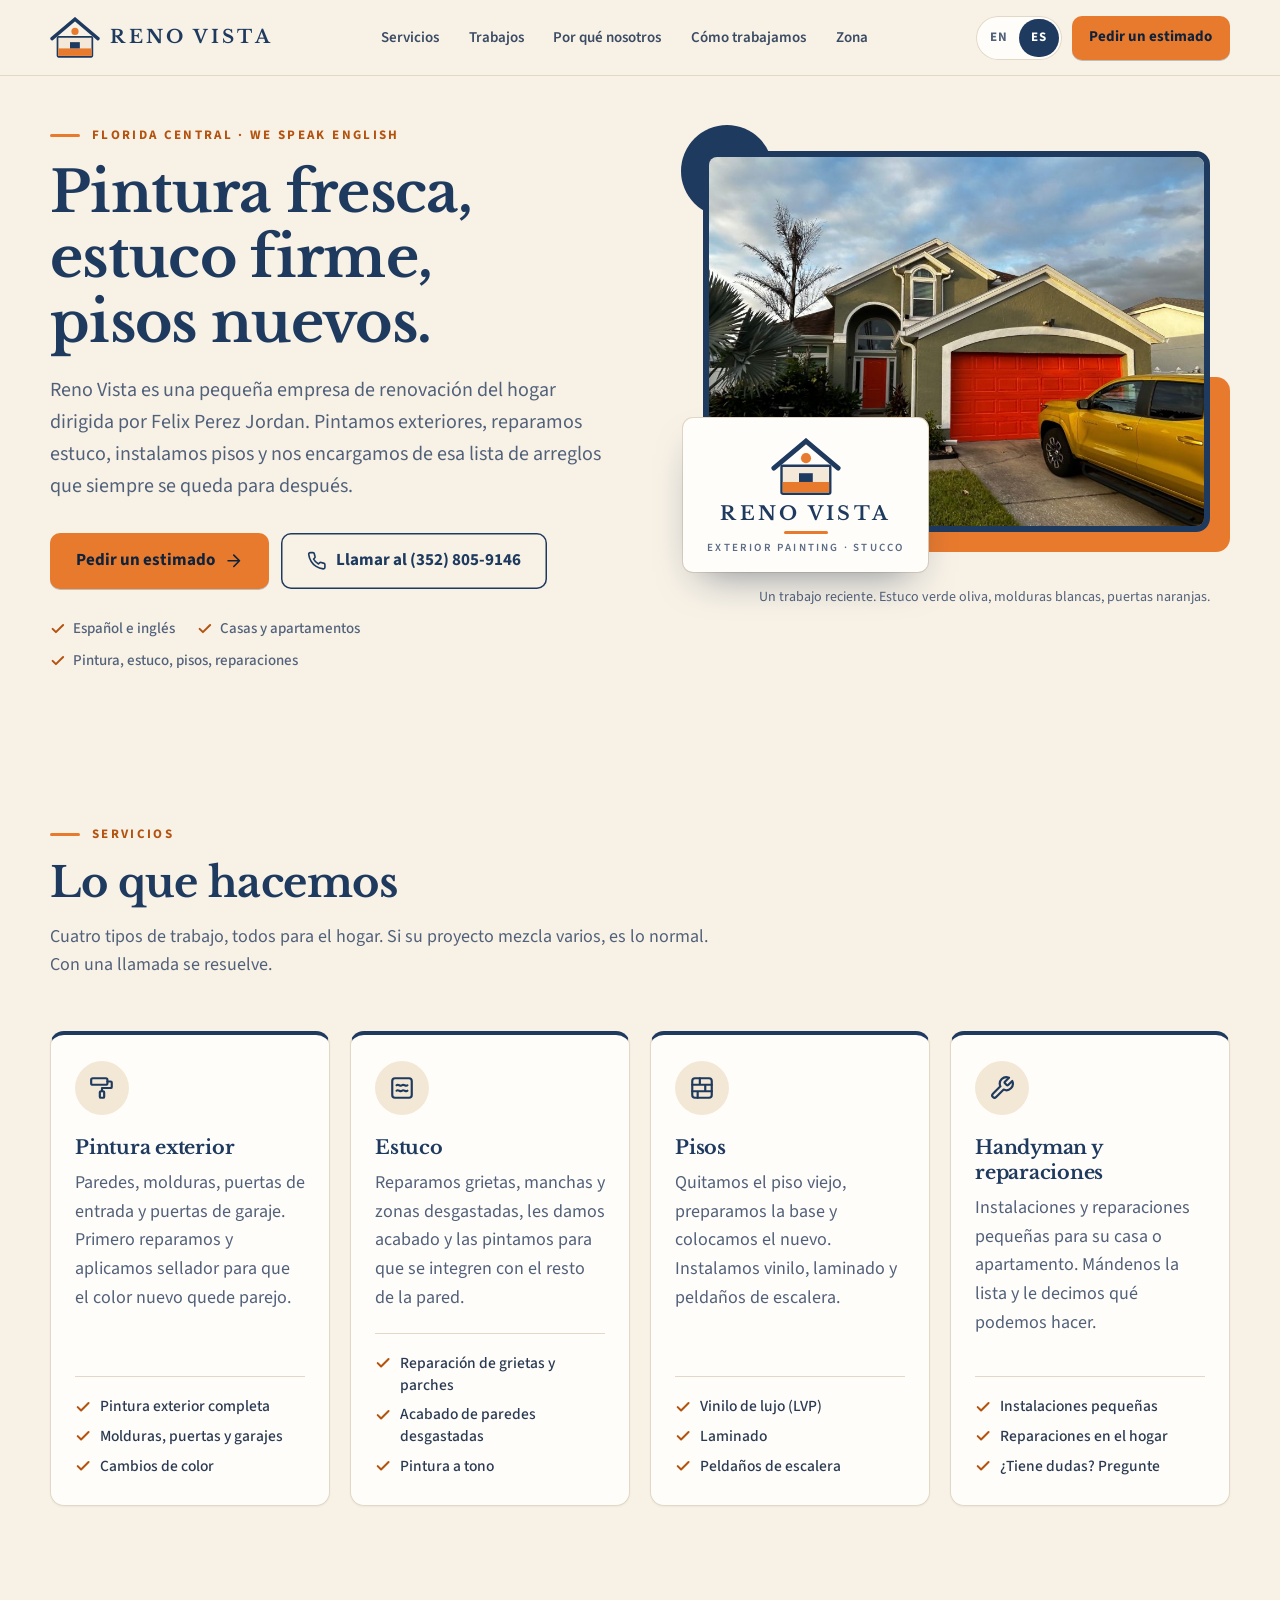
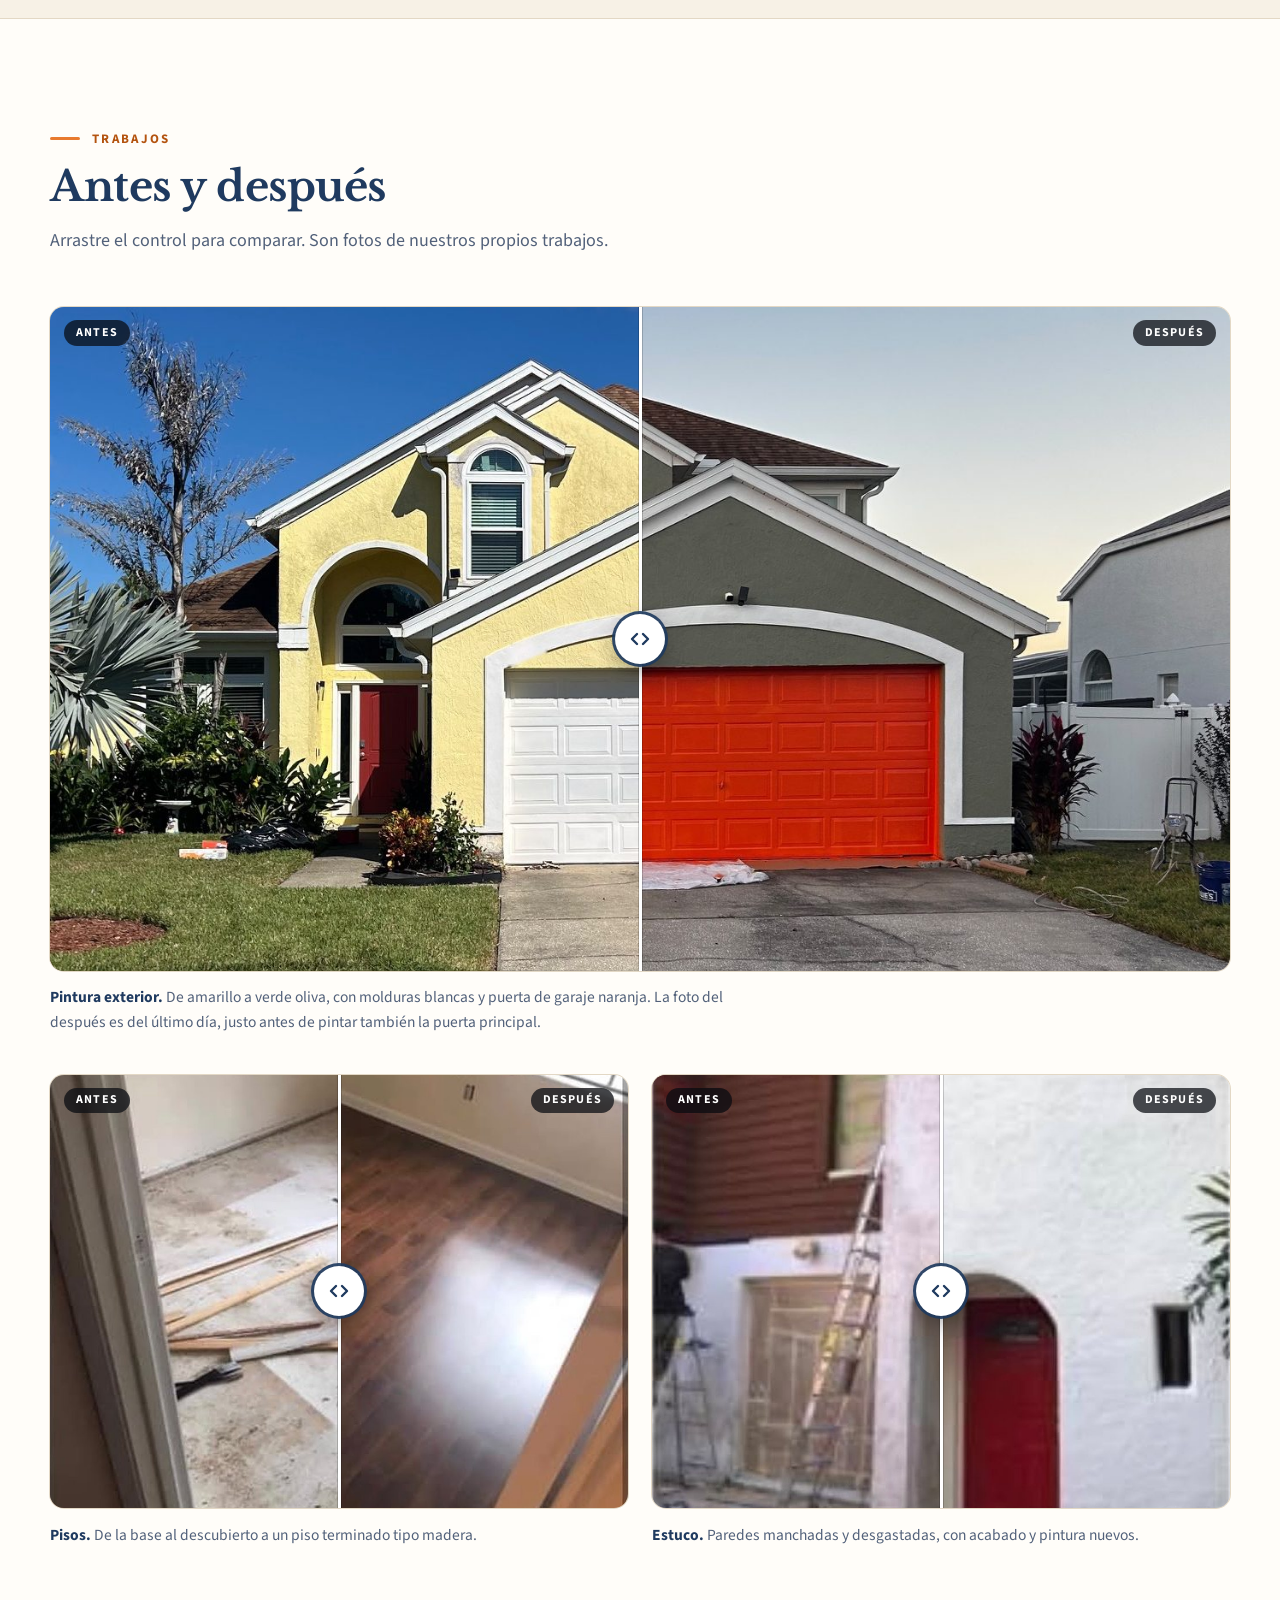
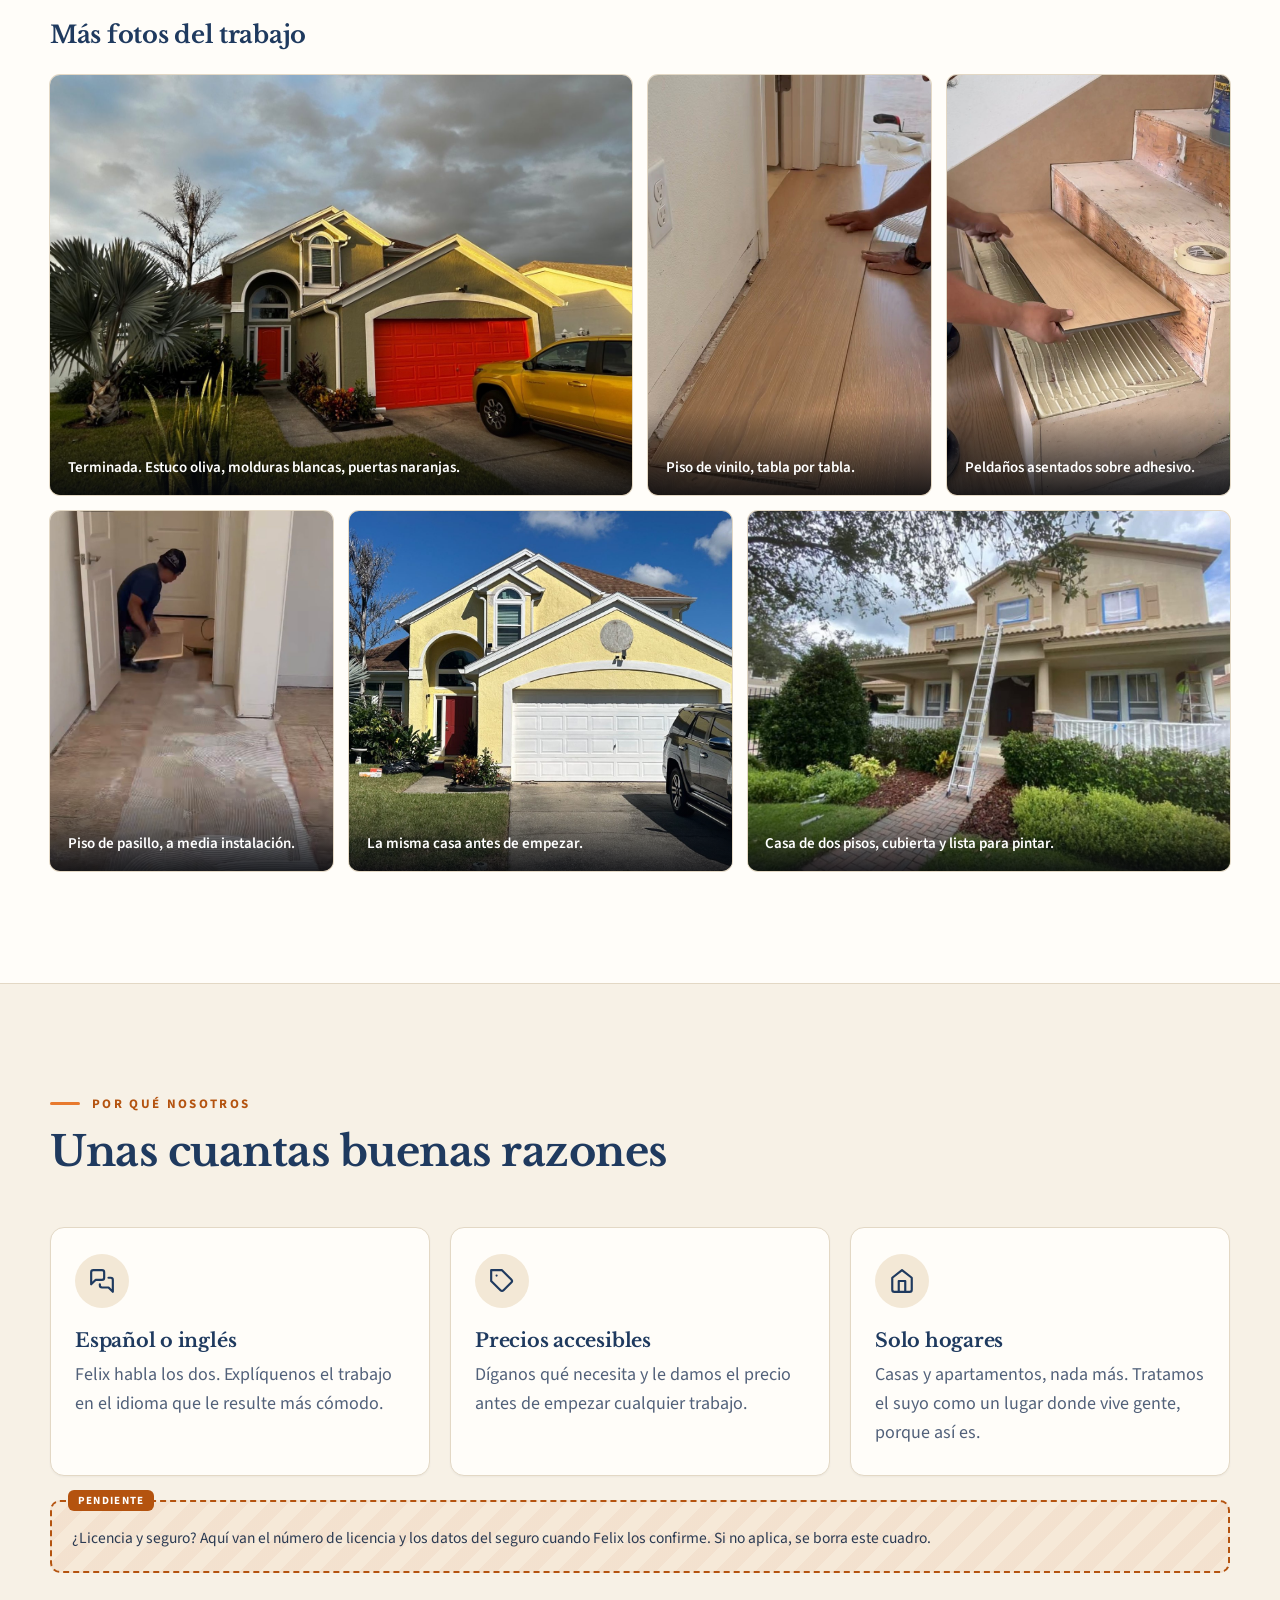
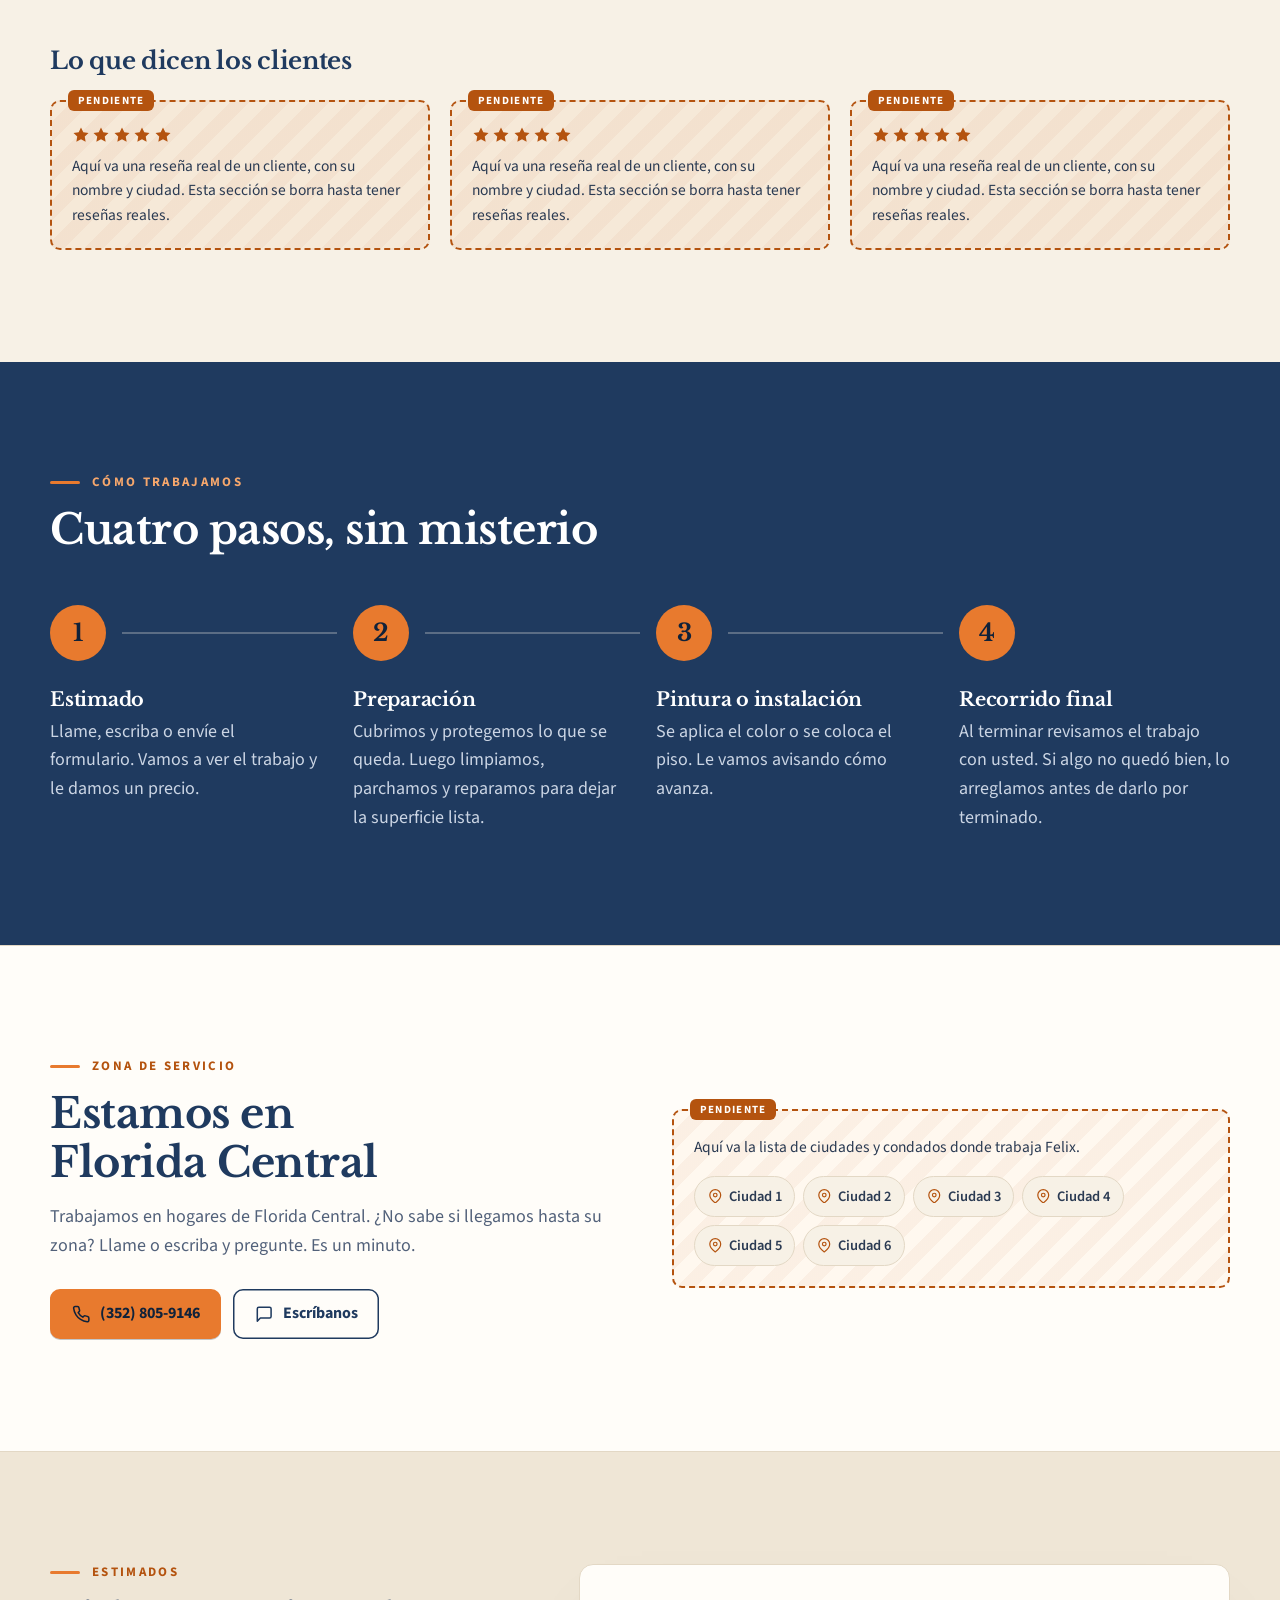
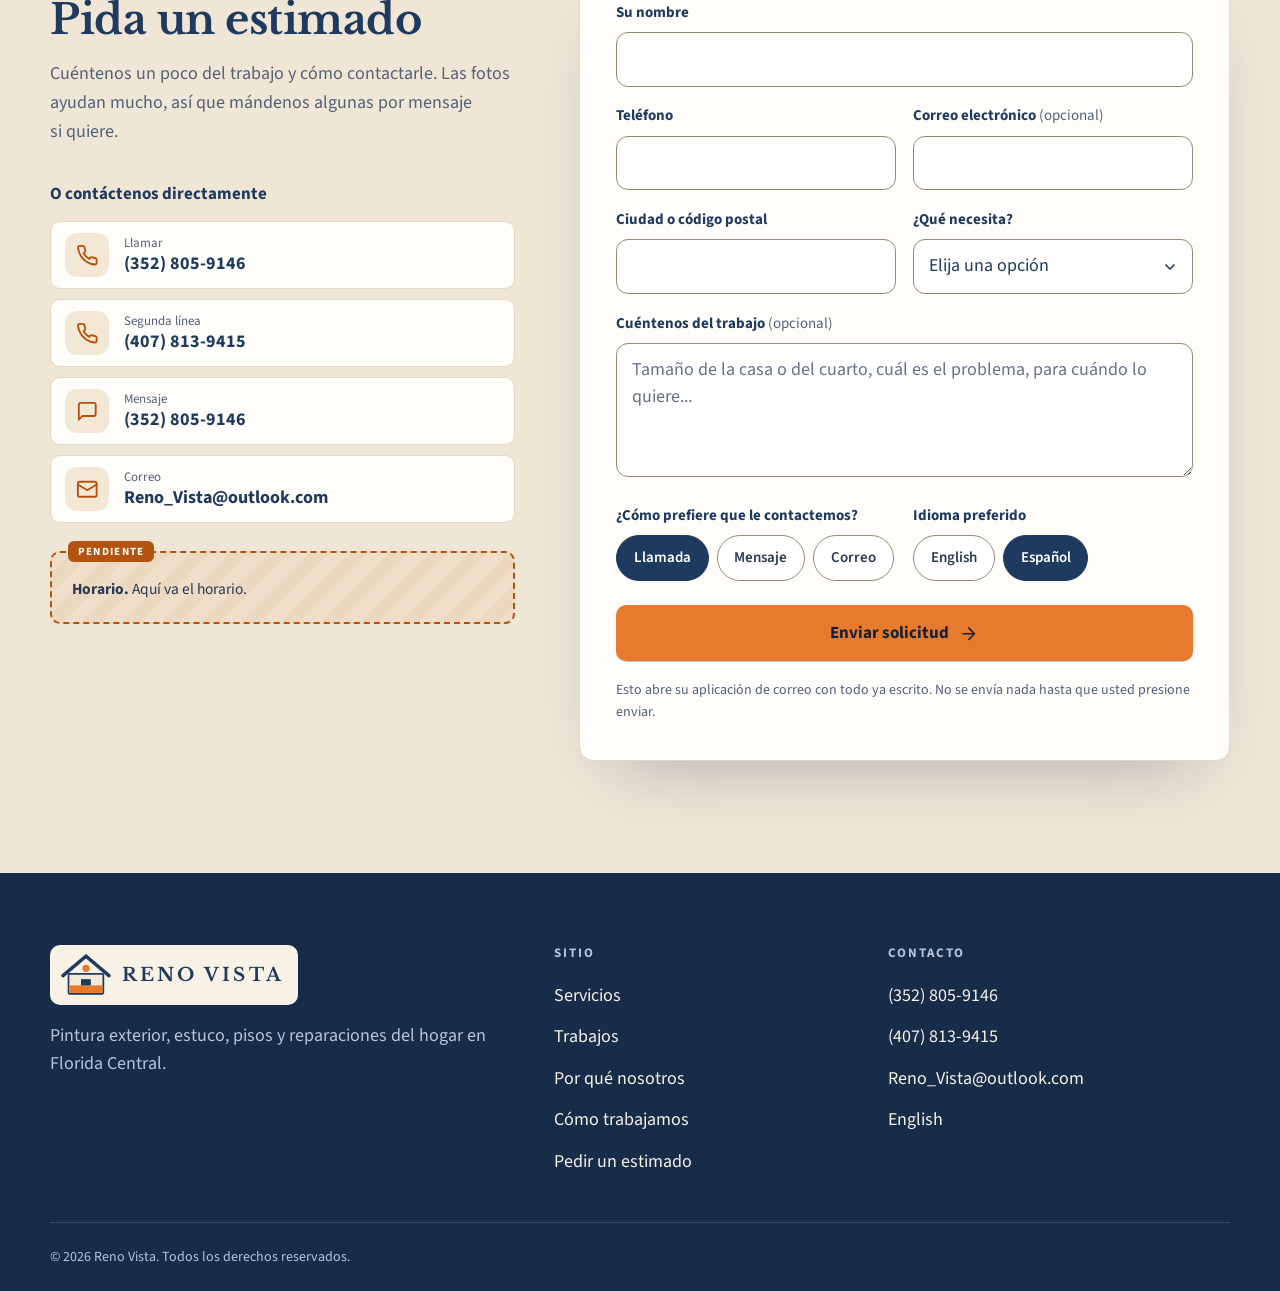
<file: clean/es/index.html>
<!doctype html>
<html lang="es">
<head>
<meta name="robots" content="noindex, nofollow">
<meta charset="utf-8">
<meta name="viewport" content="width=device-width, initial-scale=1, viewport-fit=cover">
<title>Reno Vista | Pintura exterior, estuco y pisos en Florida Central</title>
<meta name="description" content="Reno Vista pinta exteriores, repara estuco, instala pisos de vinilo y laminados, y hace reparaciones del hogar en Florida Central. Hablamos español e inglés. Llame o escriba al (352) 805-9146.">

<!-- TODO(domain): replace https://www.example.com with the real domain (it appears several times in this file) -->
<link rel="canonical" href="https://www.example.com/es/">
<link rel="alternate" hreflang="en" href="https://www.example.com/">
<link rel="alternate" hreflang="es" href="https://www.example.com/es/">
<link rel="alternate" hreflang="x-default" href="https://www.example.com/">

<meta property="og:type" content="website">
<meta property="og:site_name" content="Reno Vista">
<meta property="og:title" content="Reno Vista. Pintura exterior, estuco y pisos en Florida Central">
<meta property="og:description" content="Pintura exterior, estuco, pisos y reparaciones del hogar en Florida Central. Hablamos español e inglés.">
<meta property="og:url" content="https://www.example.com/es/">
<meta property="og:image" content="https://www.example.com/img/og-image.jpg">
<meta property="og:image:width" content="1200">
<meta property="og:image:height" content="630">
<meta property="og:image:alt" content="Una casa de estuco recién pintada de verde oliva con molduras blancas y puerta de garaje naranja, con el logo de Reno Vista">
<meta property="og:locale" content="es_US">
<meta property="og:locale:alternate" content="en_US">
<meta name="twitter:card" content="summary_large_image">
<meta name="twitter:title" content="Reno Vista. Pintura exterior, estuco y pisos en Florida Central">
<meta name="twitter:description" content="Pintura exterior, estuco, pisos y reparaciones del hogar en Florida Central. Hablamos español e inglés.">
<meta name="twitter:image" content="https://www.example.com/img/og-image.jpg">

<meta name="theme-color" content="#f7f1e6">
<meta name="format-detection" content="telephone=no">
<link rel="icon" href="../img/favicon.svg" type="image/svg+xml">
<link rel="apple-touch-icon" href="../img/apple-touch-icon.png">

<link rel="preconnect" href="https://fonts.googleapis.com">
<link rel="preconnect" href="https://fonts.gstatic.com" crossorigin>
<link rel="stylesheet" href="https://fonts.googleapis.com/css2?family=Libre+Baskerville:wght@400;700&amp;family=Source+Sans+3:wght@400..700&amp;display=swap">
<link rel="stylesheet" href="../css/style.css">
<link rel="preload" as="image" href="../img/hero-olive-house.jpg" imagesrcset="../img/hero-olive-house-900.jpg 900w, ../img/hero-olive-house.jpg 1800w" imagesizes="(min-width: 960px) 50vw, 100vw">

<!--
  Business info for Google. Only confirmed facts are in here.
  Add these once Felix confirms them (see NEEDS-FROM-CHAD.md):
    "address": add "addressLocality" (city) and "postalCode"
    "areaServed": swap for a list of real cities or counties
    "openingHoursSpecification": the hours
    "sameAs": Facebook / Instagram / Google Business links
    "aggregateRating" and "review": only with real reviews
-->
<script type="application/ld+json">
{
  "@context": "https://schema.org",
  "@type": "HousePainter",
  "name": "Reno Vista",
  "description": "Reno Vista pinta exteriores, repara estuco, instala pisos de vinilo y laminados, y hace reparaciones del hogar en Florida Central. Hablamos español e inglés. Llame o escriba al (352) 805-9146.",
  "url": "https://www.example.com/es/",
  "image": "https://www.example.com/img/og-image.jpg",
  "telephone": "+13528059146",
  "email": "Reno_Vista@outlook.com",
  "address": {
    "@type": "PostalAddress",
    "addressRegion": "FL",
    "addressCountry": "US"
  },
  "areaServed": {
    "@type": "AdministrativeArea",
    "name": "Central Florida"
  },
  "knowsLanguage": [
    "en",
    "es"
  ],
  "founder": {
    "@type": "Person",
    "name": "Felix D. Perez Jordan"
  },
  "contactPoint": [
    {
      "@type": "ContactPoint",
      "telephone": "+13528059146",
      "contactType": "customer service",
      "availableLanguage": [
        "English",
        "Spanish"
      ]
    },
    {
      "@type": "ContactPoint",
      "telephone": "+14078139415",
      "contactType": "customer service",
      "availableLanguage": [
        "English",
        "Spanish"
      ]
    }
  ],
  "makesOffer": [
    {
      "@type": "Offer",
      "itemOffered": {
        "@type": "Service",
        "name": "Pintura exterior"
      }
    },
    {
      "@type": "Offer",
      "itemOffered": {
        "@type": "Service",
        "name": "Estuco"
      }
    },
    {
      "@type": "Offer",
      "itemOffered": {
        "@type": "Service",
        "name": "Pisos"
      }
    },
    {
      "@type": "Offer",
      "itemOffered": {
        "@type": "Service",
        "name": "Handyman y reparaciones"
      }
    }
  ]
}
</script>
</head>
<body>
<a class="skip" href="#main">Saltar al contenido</a>

<header class="hdr" id="top">
  <div class="wrap hdr__in">
    <a class="brand" href="#top" aria-label="Reno Vista">
      <svg class="mark" viewBox="0 0 64 53" width="64" height="53" aria-hidden="true" focusable="false"><rect x="9.6" y="25.4" width="44.6" height="25.5" rx="1.2" fill="#f4e9d9" stroke="#1f3a5f" stroke-width="2.2"/><rect x="10.7" y="40.2" width="42.4" height="9.6" fill="#e87a2e"/><rect x="25.6" y="32.2" width="12.6" height="8" fill="#1f3a5f"/><path d="M2.6 27.6L32 2.8l29.4 24.8" fill="none" stroke="#1f3a5f" stroke-width="4.4" stroke-linecap="round" stroke-linejoin="miter"/><circle cx="32" cy="18.4" r="4.6" fill="#e87a2e"/></svg>
      <span class="brand__word">Reno Vista</span>
    </a>

    <nav class="nav" id="nav" aria-label="Principal">
      <ul class="nav__list">
        <li><a href="#services">Servicios</a></li>
        <li><a href="#work">Trabajos</a></li>
        <li><a href="#why">Por qué nosotros</a></li>
        <li><a href="#process">Cómo trabajamos</a></li>
        <li><a href="#area">Zona</a></li>
      </ul>
      <div class="nav__cta">
        <a class="btn btn--primary" href="#estimate">Pedir un estimado<svg class="ic" viewBox="0 0 24 24" aria-hidden="true" focusable="false"><path d="M5 12h14M12 5l7 7-7 7"/></svg></a>
        <a class="btn btn--ghost" href="tel:+13528059146"><svg class="ic" viewBox="0 0 24 24" aria-hidden="true" focusable="false"><path d="M22 16.92v3a2 2 0 0 1-2.18 2 19.79 19.79 0 0 1-8.63-3.07 19.5 19.5 0 0 1-6-6 19.79 19.79 0 0 1-3.07-8.67A2 2 0 0 1 4.11 2h3a2 2 0 0 1 2 1.72c.127.96.361 1.903.7 2.81a2 2 0 0 1-.45 2.11L8.09 9.91a16 16 0 0 0 6 6l1.27-1.27a2 2 0 0 1 2.11-.45c.907.339 1.85.573 2.81.7A2 2 0 0 1 22 16.92z"/></svg>(352) 805-9146</a>
      </div>
    </nav>

    <div class="hdr__act">
      <div class="lang" role="group" aria-label="Idioma">
        <a href="../" lang="en" hreflang="en" data-lang="en"><span aria-hidden="true">EN</span><span class="vh">English</span></a>
        <a href="./" lang="es" hreflang="es" data-lang="es" aria-current="true"><span aria-hidden="true">ES</span><span class="vh">Español</span></a>
      </div>
      <a class="btn btn--primary btn--sm hdr__est" href="#estimate">Pedir un estimado</a>
      <button class="burger" type="button" aria-expanded="false" aria-controls="nav" aria-label="Abrir menú" data-open="Abrir menú" data-close="Cerrar menú">
        <span class="burger__box" aria-hidden="true"><span></span><span></span><span></span></span>
      </button>
    </div>
  </div>
</header>

<main id="main">

<!-- ============ HERO ============ -->
<section class="hero">
  <div class="wrap hero__grid">
    <div class="hero__copy">
      <p class="eyebrow">Florida Central · We speak English</p>
      <h1>Pintura fresca, estuco firme, pisos nuevos.</h1>
      <p class="lead">Reno Vista es una pequeña empresa de renovación del hogar dirigida por Felix Perez Jordan. Pintamos exteriores, reparamos estuco, instalamos pisos y nos encargamos de esa lista de arreglos que siempre se queda para después.</p>
      <div class="cta-row">
        <a class="btn btn--primary btn--lg" href="#estimate">Pedir un estimado<svg class="ic" viewBox="0 0 24 24" aria-hidden="true" focusable="false"><path d="M5 12h14M12 5l7 7-7 7"/></svg></a>
        <a class="btn btn--ghost btn--lg" href="tel:+13528059146"><svg class="ic" viewBox="0 0 24 24" aria-hidden="true" focusable="false"><path d="M22 16.92v3a2 2 0 0 1-2.18 2 19.79 19.79 0 0 1-8.63-3.07 19.5 19.5 0 0 1-6-6 19.79 19.79 0 0 1-3.07-8.67A2 2 0 0 1 4.11 2h3a2 2 0 0 1 2 1.72c.127.96.361 1.903.7 2.81a2 2 0 0 1-.45 2.11L8.09 9.91a16 16 0 0 0 6 6l1.27-1.27a2 2 0 0 1 2.11-.45c.907.339 1.85.573 2.81.7A2 2 0 0 1 22 16.92z"/></svg>Llamar al (352) 805-9146</a>
      </div>
      <ul class="chips">
        <li><svg class="ic" viewBox="0 0 24 24" aria-hidden="true" focusable="false"><path d="M20 6L9 17l-5-5"/></svg>Español e inglés</li>
        <li><svg class="ic" viewBox="0 0 24 24" aria-hidden="true" focusable="false"><path d="M20 6L9 17l-5-5"/></svg>Casas y apartamentos</li>
        <li><svg class="ic" viewBox="0 0 24 24" aria-hidden="true" focusable="false"><path d="M20 6L9 17l-5-5"/></svg>Pintura, estuco, pisos, reparaciones</li>
      </ul>
    </div>

    <figure class="hero__photo">
      <div class="hero__frame">
        <img src="../img/hero-olive-house.jpg"
             srcset="../img/hero-olive-house-900.jpg 900w, ../img/hero-olive-house.jpg 1800w"
             sizes="(min-width: 960px) 50vw, 100vw"
             alt="Casa de estuco de dos pisos recién pintada de verde oliva con molduras blancas, puerta principal naranja y puerta de garaje naranja" width="1800" height="1350" fetchpriority="high">
        <div class="hero__badge" aria-hidden="true"><svg class="mark" viewBox="0 0 64 53" width="64" height="53" aria-hidden="true" focusable="false"><rect x="9.6" y="25.4" width="44.6" height="25.5" rx="1.2" fill="#f4e9d9" stroke="#1f3a5f" stroke-width="2.2"/><rect x="10.7" y="40.2" width="42.4" height="9.6" fill="#e87a2e"/><rect x="25.6" y="32.2" width="12.6" height="8" fill="#1f3a5f"/><path d="M2.6 27.6L32 2.8l29.4 24.8" fill="none" stroke="#1f3a5f" stroke-width="4.4" stroke-linecap="round" stroke-linejoin="miter"/><circle cx="32" cy="18.4" r="4.6" fill="#e87a2e"/></svg><span class="brand__word">Reno Vista</span><span class="hero__badge-bar"></span><span class="hero__badge-tag">Exterior Painting · Stucco</span></div>
      </div>
      <figcaption>Un trabajo reciente. Estuco verde oliva, molduras blancas, puertas naranjas.</figcaption>
    </figure>
  </div>
</section>

<!-- ============ SERVICES ============ -->
<section class="sec services" id="services">
  <div class="wrap">
    <header class="sec__head">
      <p class="eyebrow">Servicios</p>
      <h2>Lo que hacemos</h2>
      <p class="sec__sub">Cuatro tipos de trabajo, todos para el hogar. Si su proyecto mezcla varios, es lo normal. Con una llamada se resuelve.</p>
    </header>
    <ul class="cards cards--4">
      <li class="card svc svc--1">
        <span class="svc__icon"><svg class="ic" viewBox="0 0 24 24" aria-hidden="true" focusable="false"><rect x="2" y="3" width="15" height="6" rx="1.5"/><path d="M17 6h3a1 1 0 0 1 1 1v4a1 1 0 0 1-1 1h-8v3"/><rect x="10" y="15" width="4" height="6" rx="1"/></svg></span>
        <h3>Pintura exterior</h3>
        <p>Paredes, molduras, puertas de entrada y puertas de garaje. Primero reparamos y aplicamos sellador para que el color nuevo quede parejo.</p>
        <ul class="ticks"><li><svg class="ic" viewBox="0 0 24 24" aria-hidden="true" focusable="false"><path d="M20 6L9 17l-5-5"/></svg>Pintura exterior completa</li><li><svg class="ic" viewBox="0 0 24 24" aria-hidden="true" focusable="false"><path d="M20 6L9 17l-5-5"/></svg>Molduras, puertas y garajes</li><li><svg class="ic" viewBox="0 0 24 24" aria-hidden="true" focusable="false"><path d="M20 6L9 17l-5-5"/></svg>Cambios de color</li></ul>
      </li>
      <li class="card svc svc--2">
        <span class="svc__icon"><svg class="ic" viewBox="0 0 24 24" aria-hidden="true" focusable="false"><rect x="3" y="3" width="18" height="18" rx="2.5"/><path d="M7 9.5c1.6-1.6 3.4 1.6 5 0s3.4 1.6 5 0M7 14.5c1.6-1.6 3.4 1.6 5 0s3.4 1.6 5 0"/></svg></span>
        <h3>Estuco</h3>
        <p>Reparamos grietas, manchas y zonas desgastadas, les damos acabado y las pintamos para que se integren con el resto de la pared.</p>
        <ul class="ticks"><li><svg class="ic" viewBox="0 0 24 24" aria-hidden="true" focusable="false"><path d="M20 6L9 17l-5-5"/></svg>Reparación de grietas y parches</li><li><svg class="ic" viewBox="0 0 24 24" aria-hidden="true" focusable="false"><path d="M20 6L9 17l-5-5"/></svg>Acabado de paredes desgastadas</li><li><svg class="ic" viewBox="0 0 24 24" aria-hidden="true" focusable="false"><path d="M20 6L9 17l-5-5"/></svg>Pintura a tono</li></ul>
      </li>
      <li class="card svc svc--3">
        <span class="svc__icon"><svg class="ic" viewBox="0 0 24 24" aria-hidden="true" focusable="false"><rect x="3" y="3" width="18" height="18" rx="2.5"/><path d="M3 9h18M3 15h18M10 3v6M15 9v6M8 15v6"/></svg></span>
        <h3>Pisos</h3>
        <p>Quitamos el piso viejo, preparamos la base y colocamos el nuevo. Instalamos vinilo, laminado y peldaños de escalera.</p>
        <ul class="ticks"><li><svg class="ic" viewBox="0 0 24 24" aria-hidden="true" focusable="false"><path d="M20 6L9 17l-5-5"/></svg>Vinilo de lujo (LVP)</li><li><svg class="ic" viewBox="0 0 24 24" aria-hidden="true" focusable="false"><path d="M20 6L9 17l-5-5"/></svg>Laminado</li><li><svg class="ic" viewBox="0 0 24 24" aria-hidden="true" focusable="false"><path d="M20 6L9 17l-5-5"/></svg>Peldaños de escalera</li></ul>
      </li>
      <li class="card svc svc--4">
        <span class="svc__icon"><svg class="ic" viewBox="0 0 24 24" aria-hidden="true" focusable="false"><path d="M14.7 6.3a1 1 0 0 0 0 1.4l1.6 1.6a1 1 0 0 0 1.4 0l3.77-3.77a6 6 0 0 1-7.94 7.94l-6.91 6.91a2.12 2.12 0 0 1-3-3l6.91-6.91a6 6 0 0 1 7.94-7.94l-3.76 3.76z"/></svg></span>
        <h3>Handyman y reparaciones</h3>
        <p>Instalaciones y reparaciones pequeñas para su casa o apartamento. Mándenos la lista y le decimos qué podemos hacer.</p>
        <ul class="ticks"><li><svg class="ic" viewBox="0 0 24 24" aria-hidden="true" focusable="false"><path d="M20 6L9 17l-5-5"/></svg>Instalaciones pequeñas</li><li><svg class="ic" viewBox="0 0 24 24" aria-hidden="true" focusable="false"><path d="M20 6L9 17l-5-5"/></svg>Reparaciones en el hogar</li><li><svg class="ic" viewBox="0 0 24 24" aria-hidden="true" focusable="false"><path d="M20 6L9 17l-5-5"/></svg>¿Tiene dudas? Pregunte</li></ul>
      </li>
    </ul>
  </div>
</section>

<!-- ============ WORK ============ -->
<section class="sec work" id="work">
  <div class="wrap">
    <header class="sec__head">
      <p class="eyebrow">Trabajos</p>
      <h2>Antes y después</h2>
      <p class="sec__sub">Arrastre el control para comparar. Son fotos de nuestros propios trabajos.</p>
    </header>

    <div class="ba-grid">
      <figure class="ba-fig ba-fig--wide">
        <div class="ba" style="--ar:3/2" data-ba>
          <img class="ba__img" src="../img/exterior-after-olive.jpg" alt="La misma casa después: estuco verde oliva, molduras blancas y puerta de garaje naranja" width="1380" height="920" loading="lazy" draggable="false">
          <div class="ba__clip"><img class="ba__img" src="../img/exterior-before-yellow.jpg" alt="La casa antes: estuco amarillo claro con puerta de garaje blanca" width="1380" height="920" loading="lazy" draggable="false"></div>
          <span class="ba__tag ba__tag--b">Antes</span><span class="ba__tag ba__tag--a">Después</span>
          <input class="ba__range" type="range" min="0" max="100" value="50" step="1" aria-label="Pintura exterior, antes y después. Mueva el control para comparar.">
          <div class="ba__handle" aria-hidden="true"><span class="ba__knob"><svg class="ic" viewBox="0 0 24 24" aria-hidden="true" focusable="false"><path d="M9 7l-5 5 5 5M15 7l5 5-5 5"/></svg></span></div>
        </div>
        <figcaption><strong>Pintura exterior.</strong> De amarillo a verde oliva, con molduras blancas y puerta de garaje naranja. La foto del después es del último día, justo antes de pintar también la puerta principal.</figcaption>
      </figure>

      <figure class="ba-fig">
        <div class="ba" style="--ar:1000/963" data-ba>
          <img class="ba__img" src="../img/floor-after-laminate.jpg" alt="El mismo cuarto con un piso nuevo oscuro tipo madera" width="1000" height="963" loading="lazy" draggable="false">
          <div class="ba__clip"><img class="ba__img" src="../img/floor-before-subfloor.jpg" alt="Un cuarto con el piso viejo levantado y la base al descubierto" width="1000" height="963" loading="lazy" draggable="false"></div>
          <span class="ba__tag ba__tag--b">Antes</span><span class="ba__tag ba__tag--a">Después</span>
          <input class="ba__range" type="range" min="0" max="100" value="50" step="1" aria-label="Pisos, antes y después. Mueva el control para comparar.">
          <div class="ba__handle" aria-hidden="true"><span class="ba__knob"><svg class="ic" viewBox="0 0 24 24" aria-hidden="true" focusable="false"><path d="M9 7l-5 5 5 5M15 7l5 5-5 5"/></svg></span></div>
        </div>
        <figcaption><strong>Pisos.</strong> De la base al descubierto a un piso terminado tipo madera.</figcaption>
      </figure>

      <figure class="ba-fig">
        <div class="ba" style="--ar:1000/963" data-ba>
          <img class="ba__img" src="../img/stucco-after.jpg" alt="La misma entrada con estuco blanco limpio y puerta roja" width="1000" height="1000" loading="lazy" draggable="false">
          <div class="ba__clip"><img class="ba__img" src="../img/stucco-before.jpg" alt="Estuco blanco manchado alrededor de una entrada con arco, con una escalera puesta" width="1000" height="1000" loading="lazy" draggable="false"></div>
          <span class="ba__tag ba__tag--b">Antes</span><span class="ba__tag ba__tag--a">Después</span>
          <input class="ba__range" type="range" min="0" max="100" value="50" step="1" aria-label="Estuco, antes y después. Mueva el control para comparar.">
          <div class="ba__handle" aria-hidden="true"><span class="ba__knob"><svg class="ic" viewBox="0 0 24 24" aria-hidden="true" focusable="false"><path d="M9 7l-5 5 5 5M15 7l5 5-5 5"/></svg></span></div>
        </div>
        <figcaption><strong>Estuco.</strong> Paredes manchadas y desgastadas, con acabado y pintura nuevos.</figcaption>
      </figure>
    </div>

    <h3 class="sub-h">Más fotos del trabajo</h3>
    <ul class="shots">
      <li class="shot shot--1"><button type="button" class="shot__btn" data-full="../img/finished-olive-house-wide.jpg"><img src="../img/finished-olive-house-wide.jpg" alt="Pintura exterior terminada, casa verde oliva con puerta de garaje naranja, vista desde el jardín" width="1400" height="1050" loading="lazy"><span class="shot__cap">Terminada. Estuco oliva, molduras blancas, puertas naranjas.</span></button></li>
      <li class="shot shot--2"><button type="button" class="shot__btn" data-full="../img/floor-lvp-plank-closeup.jpg"><img src="../img/floor-lvp-plank-closeup.jpg" alt="Manos presionando una tabla de vinilo junto a la pared de un pasillo" width="1000" height="1836" loading="lazy"><span class="shot__cap">Piso de vinilo, tabla por tabla.</span></button></li>
      <li class="shot shot--3"><button type="button" class="shot__btn" data-full="../img/stair-tread-install.jpg"><img src="../img/stair-tread-install.jpg" alt="Un peldaño nuevo tipo madera colocado sobre un escalón cubierto de adhesivo" width="1000" height="1724" loading="lazy"><span class="shot__cap">Peldaños asentados sobre adhesivo.</span></button></li>
      <li class="shot shot--4"><button type="button" class="shot__btn" data-full="../img/floor-hallway-install.jpg"><img src="../img/floor-hallway-install.jpg" alt="Instalador arrodillado en un pasillo colocando piso sobre adhesivo" width="1000" height="1149" loading="lazy"><span class="shot__cap">Piso de pasillo, a media instalación.</span></button></li>
      <li class="shot shot--5"><button type="button" class="shot__btn" data-full="../img/before-yellow-front.jpg"><img src="../img/before-yellow-front.jpg" alt="Frente de la casa de estuco amarillo antes de pintarla" width="1400" height="1050" loading="lazy"><span class="shot__cap">La misma casa antes de empezar.</span></button></li>
      <li class="shot shot--6"><button type="button" class="shot__btn" data-full="../img/repaint-2020-in-progress.jpg"><img src="../img/repaint-2020-in-progress.jpg" alt="Casa de dos pisos con las ventanas cubiertas y escaleras puestas durante la pintura exterior" width="1280" height="958" loading="lazy"><span class="shot__cap">Casa de dos pisos, cubierta y lista para pintar.</span></button></li>
    </ul>
  </div>
</section>

<!-- ============ WHY US ============ -->
<section class="sec why" id="why">
  <div class="wrap">
    <header class="sec__head">
      <p class="eyebrow">Por qué nosotros</p>
      <h2>Unas cuantas buenas razones</h2>
    </header>
    <ul class="cards cards--3">
      <li class="card why__item why__item--1"><span class="why__icon"><svg class="ic" viewBox="0 0 24 24" aria-hidden="true" focusable="false"><path d="M14 9a2 2 0 0 1-2 2H6l-4 4V4a2 2 0 0 1 2-2h8a2 2 0 0 1 2 2z"/><path d="M18 9h2a2 2 0 0 1 2 2v11l-4-4h-6a2 2 0 0 1-2-2v-1"/></svg></span><h3>Español o inglés</h3><p>Felix habla los dos. Explíquenos el trabajo en el idioma que le resulte más cómodo.</p></li>
      <li class="card why__item why__item--2"><span class="why__icon"><svg class="ic" viewBox="0 0 24 24" aria-hidden="true" focusable="false"><path d="M20.59 13.41l-7.17 7.17a2 2 0 0 1-2.83 0L2 12V2h10l8.59 8.59a2 2 0 0 1 0 2.82z"/><path d="M7 7h.01"/></svg></span><h3>Precios accesibles</h3><p>Díganos qué necesita y le damos el precio antes de empezar cualquier trabajo.</p></li>
      <li class="card why__item why__item--3"><span class="why__icon"><svg class="ic" viewBox="0 0 24 24" aria-hidden="true" focusable="false"><path d="M3 9l9-7 9 7v11a2 2 0 0 1-2 2H5a2 2 0 0 1-2-2z"/><path d="M9 22V12h6v10"/></svg></span><h3>Solo hogares</h3><p>Casas y apartamentos, nada más. Tratamos el suyo como un lugar donde vive gente, porque así es.</p></li>
    </ul>

    <!-- PLACEHOLDER: license + insurance. Fill in or delete. -->
    <div class="todo" data-placeholder="license"><span class="todo__tag">Pendiente</span><p>¿Licencia y seguro? Aquí van el número de licencia y los datos del seguro cuando Felix los confirme. Si no aplica, se borra este cuadro.</p></div>

    <!-- PLACEHOLDER: reviews. Real ones only. Delete this whole block until there are some. -->
    <div class="reviews" data-placeholder="reviews">
      <h3 class="sub-h">Lo que dicen los clientes</h3>
      <ul class="cards cards--3">
        <li class="todo todo--card"><span class="todo__tag">Pendiente</span><span class="stars" aria-hidden="true"><svg class="ic" viewBox="0 0 24 24" aria-hidden="true" focusable="false"><path d="M12 2l3.09 6.26L22 9.27l-5 4.87 1.18 6.88L12 17.77l-6.18 3.25L7 14.14 2 9.27l6.91-1.01L12 2z"/></svg><svg class="ic" viewBox="0 0 24 24" aria-hidden="true" focusable="false"><path d="M12 2l3.09 6.26L22 9.27l-5 4.87 1.18 6.88L12 17.77l-6.18 3.25L7 14.14 2 9.27l6.91-1.01L12 2z"/></svg><svg class="ic" viewBox="0 0 24 24" aria-hidden="true" focusable="false"><path d="M12 2l3.09 6.26L22 9.27l-5 4.87 1.18 6.88L12 17.77l-6.18 3.25L7 14.14 2 9.27l6.91-1.01L12 2z"/></svg><svg class="ic" viewBox="0 0 24 24" aria-hidden="true" focusable="false"><path d="M12 2l3.09 6.26L22 9.27l-5 4.87 1.18 6.88L12 17.77l-6.18 3.25L7 14.14 2 9.27l6.91-1.01L12 2z"/></svg><svg class="ic" viewBox="0 0 24 24" aria-hidden="true" focusable="false"><path d="M12 2l3.09 6.26L22 9.27l-5 4.87 1.18 6.88L12 17.77l-6.18 3.25L7 14.14 2 9.27l6.91-1.01L12 2z"/></svg></span><p>Aquí va una reseña real de un cliente, con su nombre y ciudad. Esta sección se borra hasta tener reseñas reales.</p></li>
        <li class="todo todo--card"><span class="todo__tag">Pendiente</span><span class="stars" aria-hidden="true"><svg class="ic" viewBox="0 0 24 24" aria-hidden="true" focusable="false"><path d="M12 2l3.09 6.26L22 9.27l-5 4.87 1.18 6.88L12 17.77l-6.18 3.25L7 14.14 2 9.27l6.91-1.01L12 2z"/></svg><svg class="ic" viewBox="0 0 24 24" aria-hidden="true" focusable="false"><path d="M12 2l3.09 6.26L22 9.27l-5 4.87 1.18 6.88L12 17.77l-6.18 3.25L7 14.14 2 9.27l6.91-1.01L12 2z"/></svg><svg class="ic" viewBox="0 0 24 24" aria-hidden="true" focusable="false"><path d="M12 2l3.09 6.26L22 9.27l-5 4.87 1.18 6.88L12 17.77l-6.18 3.25L7 14.14 2 9.27l6.91-1.01L12 2z"/></svg><svg class="ic" viewBox="0 0 24 24" aria-hidden="true" focusable="false"><path d="M12 2l3.09 6.26L22 9.27l-5 4.87 1.18 6.88L12 17.77l-6.18 3.25L7 14.14 2 9.27l6.91-1.01L12 2z"/></svg><svg class="ic" viewBox="0 0 24 24" aria-hidden="true" focusable="false"><path d="M12 2l3.09 6.26L22 9.27l-5 4.87 1.18 6.88L12 17.77l-6.18 3.25L7 14.14 2 9.27l6.91-1.01L12 2z"/></svg></span><p>Aquí va una reseña real de un cliente, con su nombre y ciudad. Esta sección se borra hasta tener reseñas reales.</p></li>
        <li class="todo todo--card"><span class="todo__tag">Pendiente</span><span class="stars" aria-hidden="true"><svg class="ic" viewBox="0 0 24 24" aria-hidden="true" focusable="false"><path d="M12 2l3.09 6.26L22 9.27l-5 4.87 1.18 6.88L12 17.77l-6.18 3.25L7 14.14 2 9.27l6.91-1.01L12 2z"/></svg><svg class="ic" viewBox="0 0 24 24" aria-hidden="true" focusable="false"><path d="M12 2l3.09 6.26L22 9.27l-5 4.87 1.18 6.88L12 17.77l-6.18 3.25L7 14.14 2 9.27l6.91-1.01L12 2z"/></svg><svg class="ic" viewBox="0 0 24 24" aria-hidden="true" focusable="false"><path d="M12 2l3.09 6.26L22 9.27l-5 4.87 1.18 6.88L12 17.77l-6.18 3.25L7 14.14 2 9.27l6.91-1.01L12 2z"/></svg><svg class="ic" viewBox="0 0 24 24" aria-hidden="true" focusable="false"><path d="M12 2l3.09 6.26L22 9.27l-5 4.87 1.18 6.88L12 17.77l-6.18 3.25L7 14.14 2 9.27l6.91-1.01L12 2z"/></svg><svg class="ic" viewBox="0 0 24 24" aria-hidden="true" focusable="false"><path d="M12 2l3.09 6.26L22 9.27l-5 4.87 1.18 6.88L12 17.77l-6.18 3.25L7 14.14 2 9.27l6.91-1.01L12 2z"/></svg></span><p>Aquí va una reseña real de un cliente, con su nombre y ciudad. Esta sección se borra hasta tener reseñas reales.</p></li>
      </ul>
    </div>
  </div>
</section>

<!-- ============ PROCESS ============ -->
<section class="sec process" id="process">
  <div class="wrap">
    <header class="sec__head">
      <p class="eyebrow">Cómo trabajamos</p>
      <h2>Cuatro pasos, sin misterio</h2>
    </header>
    <ol class="steps">
      <li class="step step--1"><span class="step__n" aria-hidden="true">1</span><h3>Estimado</h3><p>Llame, escriba o envíe el formulario. Vamos a ver el trabajo y le damos un precio.</p></li>
      <li class="step step--2"><span class="step__n" aria-hidden="true">2</span><h3>Preparación</h3><p>Cubrimos y protegemos lo que se queda. Luego limpiamos, parchamos y reparamos para dejar la superficie lista.</p></li>
      <li class="step step--3"><span class="step__n" aria-hidden="true">3</span><h3>Pintura o instalación</h3><p>Se aplica el color o se coloca el piso. Le vamos avisando cómo avanza.</p></li>
      <li class="step step--4"><span class="step__n" aria-hidden="true">4</span><h3>Recorrido final</h3><p>Al terminar revisamos el trabajo con usted. Si algo no quedó bien, lo arreglamos antes de darlo por terminado.</p></li>
    </ol>
  </div>
</section>

<!-- ============ AREA ============ -->
<section class="sec area" id="area">
  <div class="wrap area__grid">
    <div>
      <p class="eyebrow">Zona de servicio</p>
      <h2>Estamos en Florida Central</h2>
      <p class="sec__sub">Trabajamos en hogares de Florida Central. ¿No sabe si llegamos hasta su zona? Llame o escriba y pregunte. Es un minuto.</p>
      <div class="cta-row">
        <a class="btn btn--primary" href="tel:+13528059146"><svg class="ic" viewBox="0 0 24 24" aria-hidden="true" focusable="false"><path d="M22 16.92v3a2 2 0 0 1-2.18 2 19.79 19.79 0 0 1-8.63-3.07 19.5 19.5 0 0 1-6-6 19.79 19.79 0 0 1-3.07-8.67A2 2 0 0 1 4.11 2h3a2 2 0 0 1 2 1.72c.127.96.361 1.903.7 2.81a2 2 0 0 1-.45 2.11L8.09 9.91a16 16 0 0 0 6 6l1.27-1.27a2 2 0 0 1 2.11-.45c.907.339 1.85.573 2.81.7A2 2 0 0 1 22 16.92z"/></svg>(352) 805-9146</a>
        <a class="btn btn--ghost" href="sms:+13528059146?&amp;body=Hola%20Reno%20Vista%2C%20quisiera%20un%20estimado."><svg class="ic" viewBox="0 0 24 24" aria-hidden="true" focusable="false"><path d="M21 15a2 2 0 0 1-2 2H7l-4 4V5a2 2 0 0 1 2-2h14a2 2 0 0 1 2 2z"/></svg>Escríbanos</a>
      </div>
    </div>
    <!-- PLACEHOLDER: real service area. Swap the chips for real city names. -->
    <div class="todo area__ph" data-placeholder="area">
      <span class="todo__tag">Pendiente</span>
      <p>Aquí va la lista de ciudades y condados donde trabaja Felix.</p>
      <ul class="pins">
        <li><svg class="ic" viewBox="0 0 24 24" aria-hidden="true" focusable="false"><path d="M21 10c0 7-9 13-9 13s-9-6-9-13a9 9 0 0 1 18 0z"/><circle cx="12" cy="10" r="3"/></svg>Ciudad 1</li><li><svg class="ic" viewBox="0 0 24 24" aria-hidden="true" focusable="false"><path d="M21 10c0 7-9 13-9 13s-9-6-9-13a9 9 0 0 1 18 0z"/><circle cx="12" cy="10" r="3"/></svg>Ciudad 2</li><li><svg class="ic" viewBox="0 0 24 24" aria-hidden="true" focusable="false"><path d="M21 10c0 7-9 13-9 13s-9-6-9-13a9 9 0 0 1 18 0z"/><circle cx="12" cy="10" r="3"/></svg>Ciudad 3</li><li><svg class="ic" viewBox="0 0 24 24" aria-hidden="true" focusable="false"><path d="M21 10c0 7-9 13-9 13s-9-6-9-13a9 9 0 0 1 18 0z"/><circle cx="12" cy="10" r="3"/></svg>Ciudad 4</li><li><svg class="ic" viewBox="0 0 24 24" aria-hidden="true" focusable="false"><path d="M21 10c0 7-9 13-9 13s-9-6-9-13a9 9 0 0 1 18 0z"/><circle cx="12" cy="10" r="3"/></svg>Ciudad 5</li><li><svg class="ic" viewBox="0 0 24 24" aria-hidden="true" focusable="false"><path d="M21 10c0 7-9 13-9 13s-9-6-9-13a9 9 0 0 1 18 0z"/><circle cx="12" cy="10" r="3"/></svg>Ciudad 6</li>
      </ul>
    </div>
  </div>
</section>

<!-- ============ ESTIMATE ============ -->
<section class="sec est" id="estimate">
  <div class="wrap est__grid">
    <div class="est__info">
      <p class="eyebrow">Estimados</p>
      <h2>Pida un estimado</h2>
      <p class="sec__sub">Cuéntenos un poco del trabajo y cómo contactarle. Las fotos ayudan mucho, así que mándenos algunas por mensaje si quiere.</p>

      <h3 class="est__h">O contáctenos directamente</h3>
      <ul class="contact">
        <li><a href="tel:+13528059146"><span class="contact__ic"><svg class="ic" viewBox="0 0 24 24" aria-hidden="true" focusable="false"><path d="M22 16.92v3a2 2 0 0 1-2.18 2 19.79 19.79 0 0 1-8.63-3.07 19.5 19.5 0 0 1-6-6 19.79 19.79 0 0 1-3.07-8.67A2 2 0 0 1 4.11 2h3a2 2 0 0 1 2 1.72c.127.96.361 1.903.7 2.81a2 2 0 0 1-.45 2.11L8.09 9.91a16 16 0 0 0 6 6l1.27-1.27a2 2 0 0 1 2.11-.45c.907.339 1.85.573 2.81.7A2 2 0 0 1 22 16.92z"/></svg></span><span><small>Llamar</small><b>(352) 805-9146</b></span></a></li>
        <li><a href="tel:+14078139415"><span class="contact__ic"><svg class="ic" viewBox="0 0 24 24" aria-hidden="true" focusable="false"><path d="M22 16.92v3a2 2 0 0 1-2.18 2 19.79 19.79 0 0 1-8.63-3.07 19.5 19.5 0 0 1-6-6 19.79 19.79 0 0 1-3.07-8.67A2 2 0 0 1 4.11 2h3a2 2 0 0 1 2 1.72c.127.96.361 1.903.7 2.81a2 2 0 0 1-.45 2.11L8.09 9.91a16 16 0 0 0 6 6l1.27-1.27a2 2 0 0 1 2.11-.45c.907.339 1.85.573 2.81.7A2 2 0 0 1 22 16.92z"/></svg></span><span><small>Segunda línea</small><b>(407) 813-9415</b></span></a></li>
        <!-- PLACEHOLDER: confirm which number Felix wants texts on -->
        <li><a href="sms:+13528059146?&amp;body=Hola%20Reno%20Vista%2C%20quisiera%20un%20estimado."><span class="contact__ic"><svg class="ic" viewBox="0 0 24 24" aria-hidden="true" focusable="false"><path d="M21 15a2 2 0 0 1-2 2H7l-4 4V5a2 2 0 0 1 2-2h14a2 2 0 0 1 2 2z"/></svg></span><span><small>Mensaje</small><b>(352) 805-9146</b></span></a></li>
        <li><a href="mailto:Reno_Vista@outlook.com"><span class="contact__ic"><svg class="ic" viewBox="0 0 24 24" aria-hidden="true" focusable="false"><rect x="2" y="4" width="20" height="16" rx="2"/><path d="M22 7l-10 6L2 7"/></svg></span><span><small>Correo</small><b>Reno_Vista@outlook.com</b></span></a></li>
      </ul>
      <!-- PLACEHOLDER: hours -->
      <div class="todo todo--inline" data-placeholder="hours"><span class="todo__tag">Pendiente</span><p><b>Horario.</b> Aquí va el horario.</p></div>
    </div>

    <!--
      FORM: nothing sends on its own right now. Submitting opens the visitor's email app with the request filled in.
      To collect requests without email apps, make a free Formspree form and paste its URL into data-endpoint below,
      for example data-endpoint="https://formspree.io/f/abcdwxyz". See README.md.
    -->
    <form class="form" id="estimate-form" novalidate data-endpoint="" data-email="Reno_Vista@outlook.com"
          data-msg-required="Por favor complete este campo." data-msg-phone="Por favor escriba un teléfono donde podamos contactarle." data-msg-fix="Hay un par de cosas que revisar antes de enviar."
          data-msg-ready="Debería abrirse su aplicación de correo con la solicitud lista para enviar. Si no se abre, llámenos o escríbanos." data-msg-sent="Gracias. Recibimos su solicitud y le contactaremos pronto." data-msg-error="No se pudo enviar. Por favor llámenos o escríbanos." data-subject="Solicitud de estimado de">
      <div class="field">
        <label for="f-name">Su nombre</label>
        <input id="f-name" name="name" type="text" autocomplete="name" required>
      </div>
      <div class="field-row">
        <div class="field">
          <label for="f-phone">Teléfono</label>
          <input id="f-phone" name="phone" type="tel" inputmode="tel" autocomplete="tel" required>
        </div>
        <div class="field">
          <label for="f-email">Correo electrónico <span class="opt">(opcional)</span></label>
          <input id="f-email" name="email" type="email" autocomplete="email">
        </div>
      </div>
      <div class="field-row">
        <div class="field">
          <label for="f-city">Ciudad o código postal</label>
          <input id="f-city" name="city" type="text" autocomplete="address-level2" required>
        </div>
        <div class="field">
          <label for="f-service">¿Qué necesita?</label>
          <select id="f-service" name="service" required>
            <option value="">Elija una opción</option>
            <option>Pintura exterior</option>
            <option>Estuco</option>
            <option>Pisos</option>
            <option>Handyman o reparaciones</option>
            <option>Todavía no sé</option>
          </select>
        </div>
      </div>
      <div class="field">
        <label for="f-details">Cuéntenos del trabajo <span class="opt">(opcional)</span></label>
        <textarea id="f-details" name="details" rows="4" placeholder="Tamaño de la casa o del cuarto, cuál es el problema, para cuándo lo quiere..."></textarea>
      </div>
      <div class="field-row">
        <fieldset class="seg">
          <legend>¿Cómo prefiere que le contactemos?</legend>
          <div class="seg__row">
            <label><input type="radio" name="reach" value="Llamada" checked><span>Llamada</span></label>
            <label><input type="radio" name="reach" value="Mensaje"><span>Mensaje</span></label>
            <label><input type="radio" name="reach" value="Correo"><span>Correo</span></label>
          </div>
        </fieldset>
        <fieldset class="seg">
          <legend>Idioma preferido</legend>
          <div class="seg__row">
            <label><input type="radio" name="language" value="English"><span>English</span></label>
            <label><input type="radio" name="language" value="Español" checked><span>Español</span></label>
          </div>
        </fieldset>
      </div>
      <p class="hp" aria-hidden="true"><label>Leave this empty <input type="text" name="_gotcha" tabindex="-1" autocomplete="off"></label></p>
      <button class="btn btn--primary btn--lg form__submit" type="submit">Enviar solicitud<svg class="ic" viewBox="0 0 24 24" aria-hidden="true" focusable="false"><path d="M5 12h14M12 5l7 7-7 7"/></svg></button>
      <p class="form__status" role="status" aria-live="polite"></p>
      <p class="form__note">Esto abre su aplicación de correo con todo ya escrito. No se envía nada hasta que usted presione enviar.</p>
    </form>
  </div>
</section>

</main>

<footer class="ftr">
  <div class="wrap ftr__grid">
    <div class="ftr__brand">
      <span class="brand brand--ftr"><svg class="mark" viewBox="0 0 64 53" width="64" height="53" aria-hidden="true" focusable="false"><rect x="9.6" y="25.4" width="44.6" height="25.5" rx="1.2" fill="#f4e9d9" stroke="#1f3a5f" stroke-width="2.2"/><rect x="10.7" y="40.2" width="42.4" height="9.6" fill="#e87a2e"/><rect x="25.6" y="32.2" width="12.6" height="8" fill="#1f3a5f"/><path d="M2.6 27.6L32 2.8l29.4 24.8" fill="none" stroke="#1f3a5f" stroke-width="4.4" stroke-linecap="round" stroke-linejoin="miter"/><circle cx="32" cy="18.4" r="4.6" fill="#e87a2e"/></svg><span class="brand__word">Reno Vista</span></span>
      <p>Pintura exterior, estuco, pisos y reparaciones del hogar en Florida Central.</p>
    </div>
    <nav class="ftr__col" aria-label="Sitio">
      <h2 class="ftr__h">Sitio</h2>
      <ul>
        <li><a href="#services">Servicios</a></li>
        <li><a href="#work">Trabajos</a></li>
        <li><a href="#why">Por qué nosotros</a></li>
        <li><a href="#process">Cómo trabajamos</a></li>
        <li><a href="#estimate">Pedir un estimado</a></li>
      </ul>
    </nav>
    <div class="ftr__col">
      <h2 class="ftr__h">Contacto</h2>
      <ul>
        <li><a href="tel:+13528059146">(352) 805-9146</a></li>
        <li><a href="tel:+14078139415">(407) 813-9415</a></li>
        <li><a href="mailto:Reno_Vista@outlook.com">Reno_Vista@outlook.com</a></li>
        <li><a href="../" lang="en" hreflang="en" data-lang="en">English</a></li>
      </ul>
    </div>
  </div>
  <div class="wrap ftr__base">
    <p>© <span data-year>2026</span> Reno Vista. Todos los derechos reservados.</p>
  </div>
</footer>

<nav class="bar" aria-label="Contacto rápido">
  <a href="tel:+13528059146"><svg class="ic" viewBox="0 0 24 24" aria-hidden="true" focusable="false"><path d="M22 16.92v3a2 2 0 0 1-2.18 2 19.79 19.79 0 0 1-8.63-3.07 19.5 19.5 0 0 1-6-6 19.79 19.79 0 0 1-3.07-8.67A2 2 0 0 1 4.11 2h3a2 2 0 0 1 2 1.72c.127.96.361 1.903.7 2.81a2 2 0 0 1-.45 2.11L8.09 9.91a16 16 0 0 0 6 6l1.27-1.27a2 2 0 0 1 2.11-.45c.907.339 1.85.573 2.81.7A2 2 0 0 1 22 16.92z"/></svg><span>Llamar</span></a>
  <a href="sms:+13528059146?&amp;body=Hola%20Reno%20Vista%2C%20quisiera%20un%20estimado."><svg class="ic" viewBox="0 0 24 24" aria-hidden="true" focusable="false"><path d="M21 15a2 2 0 0 1-2 2H7l-4 4V5a2 2 0 0 1 2-2h14a2 2 0 0 1 2 2z"/></svg><span>Mensaje</span></a>
  <a class="bar__main" href="#estimate"><svg class="ic" viewBox="0 0 24 24" aria-hidden="true" focusable="false"><rect x="5" y="4" width="14" height="17" rx="2"/><path d="M9 4V3a1 1 0 0 1 1-1h4a1 1 0 0 1 1 1v1M9 11h6M9 15h4"/></svg><span>Estimado</span></a>
</nav>

<dialog class="lb" aria-label="Visor de fotos">
  <button type="button" class="lb__close" aria-label="Cerrar"><svg class="ic" viewBox="0 0 24 24" aria-hidden="true" focusable="false"><path d="M18 6L6 18M6 6l12 12"/></svg></button>
  <figure><img src="[data-uri]" alt=""><figcaption></figcaption></figure>
</dialog>

<script src="../js/main.js" defer></script>
</body>
</html>
</file>
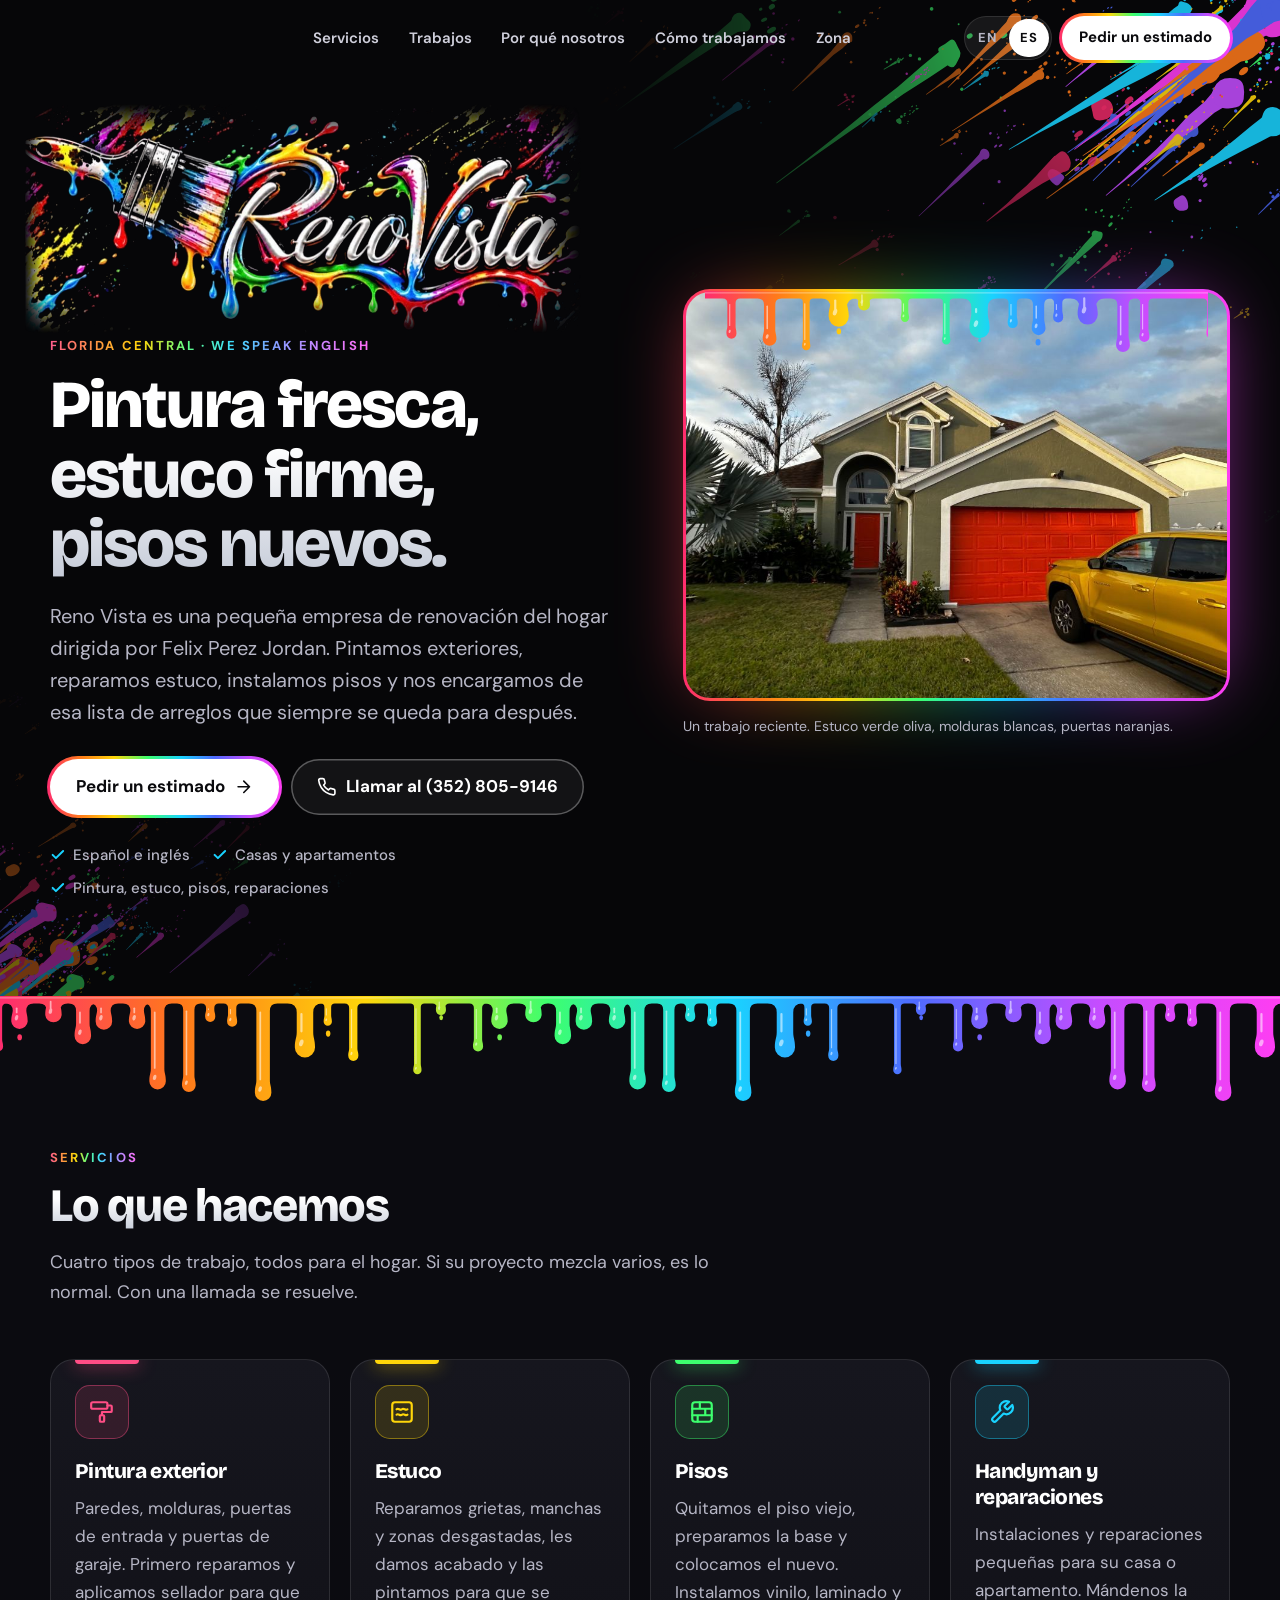
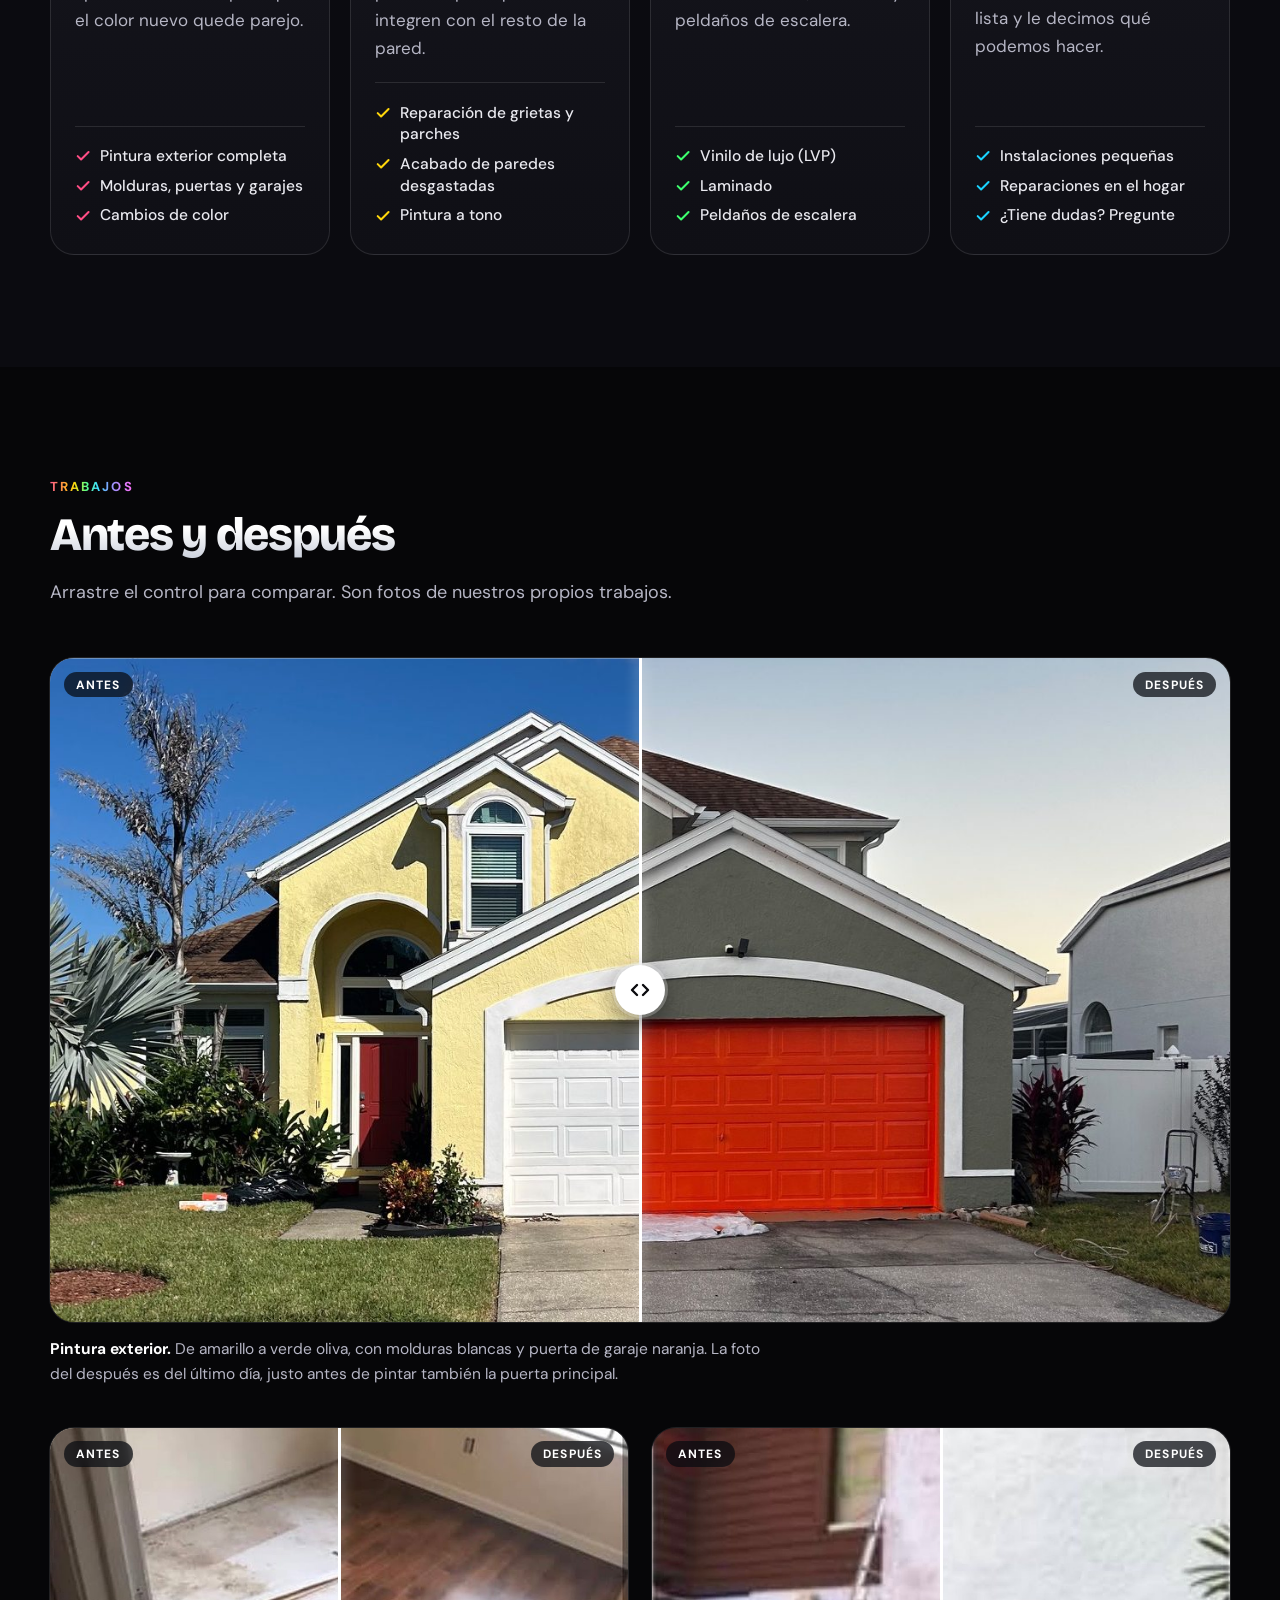
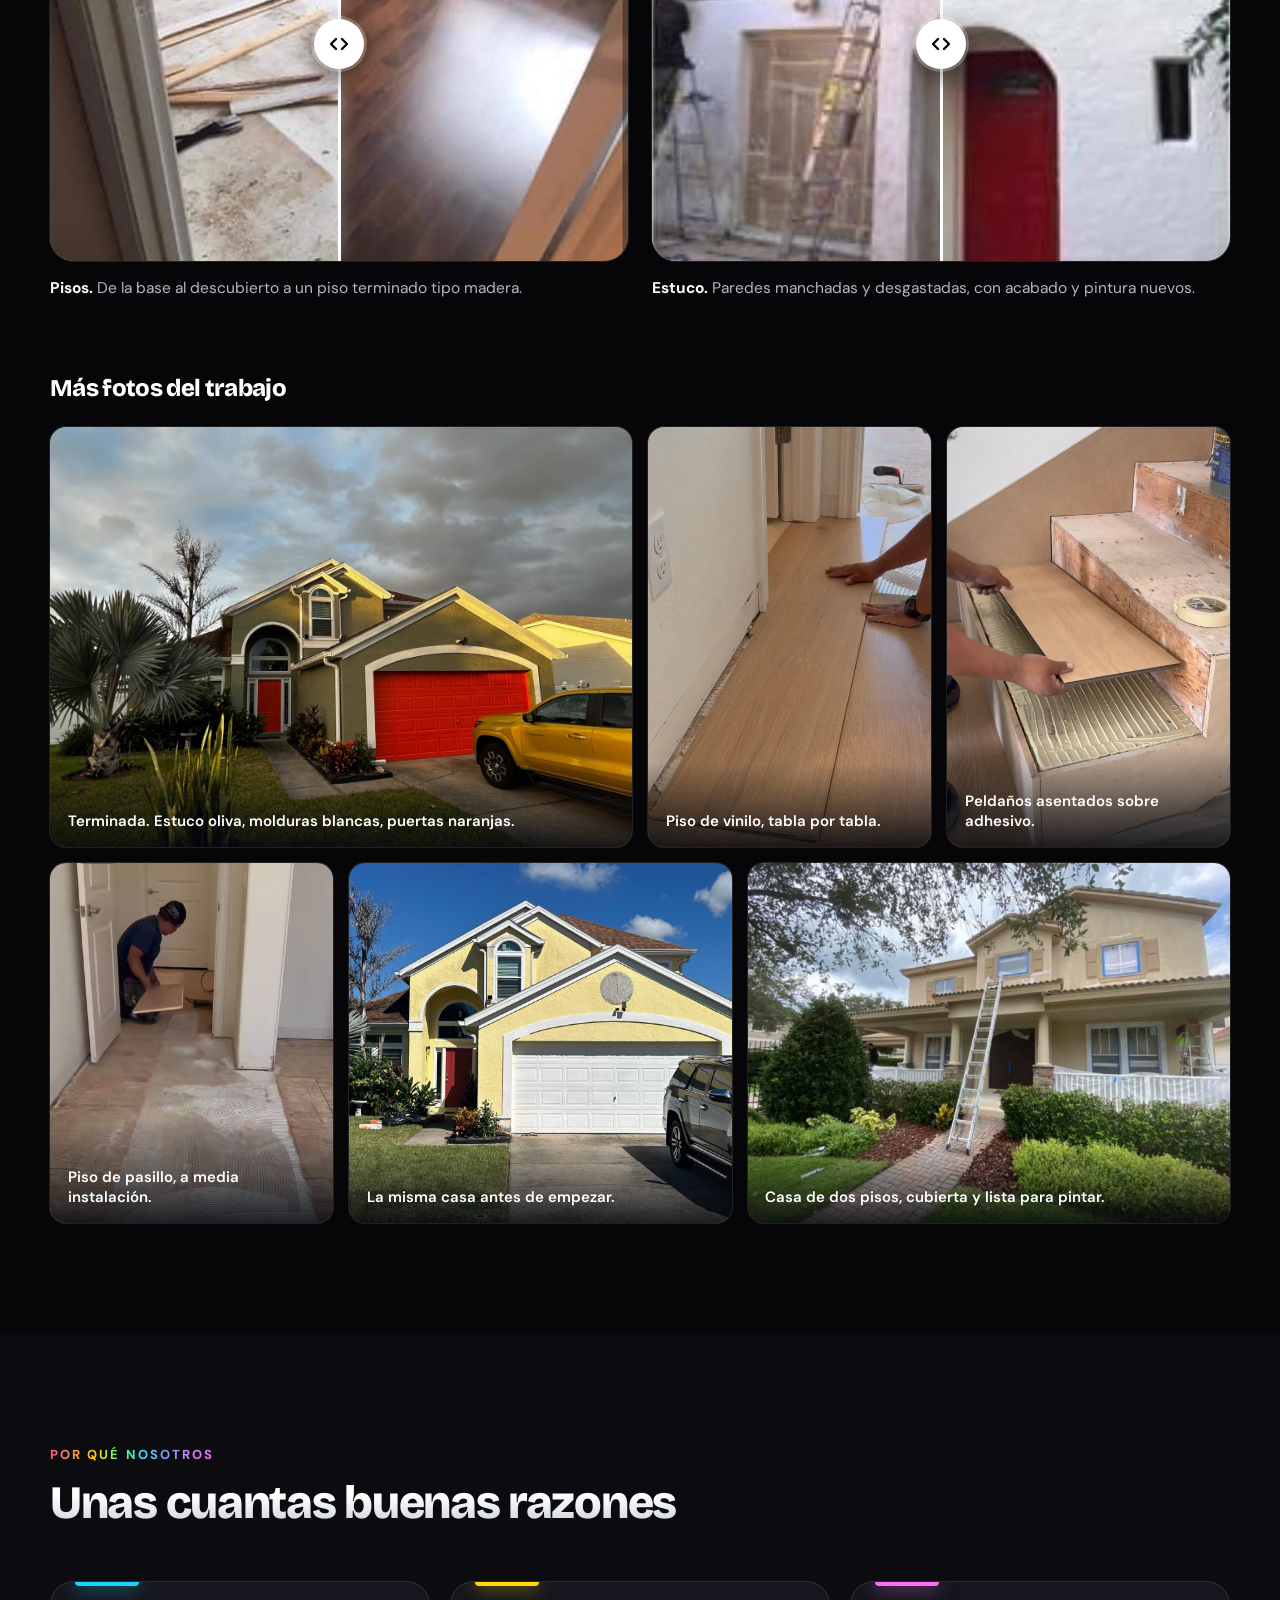
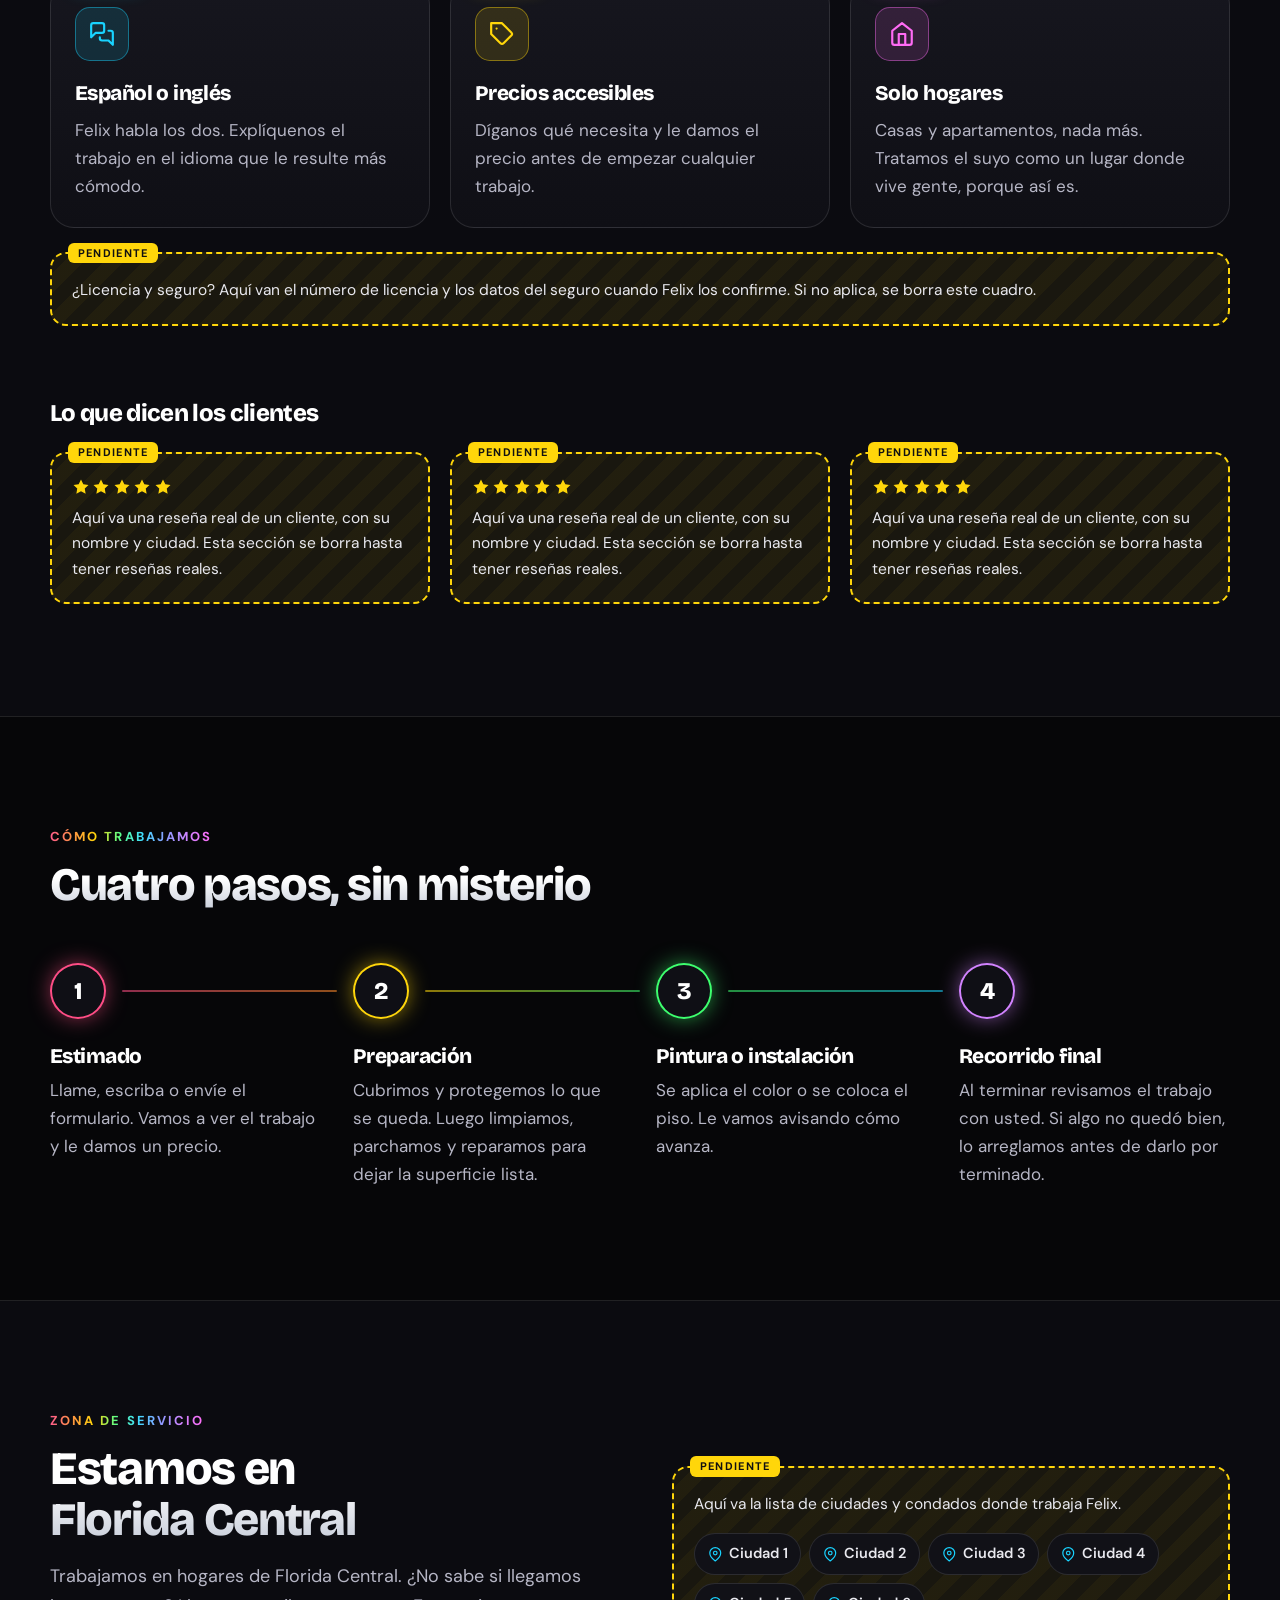
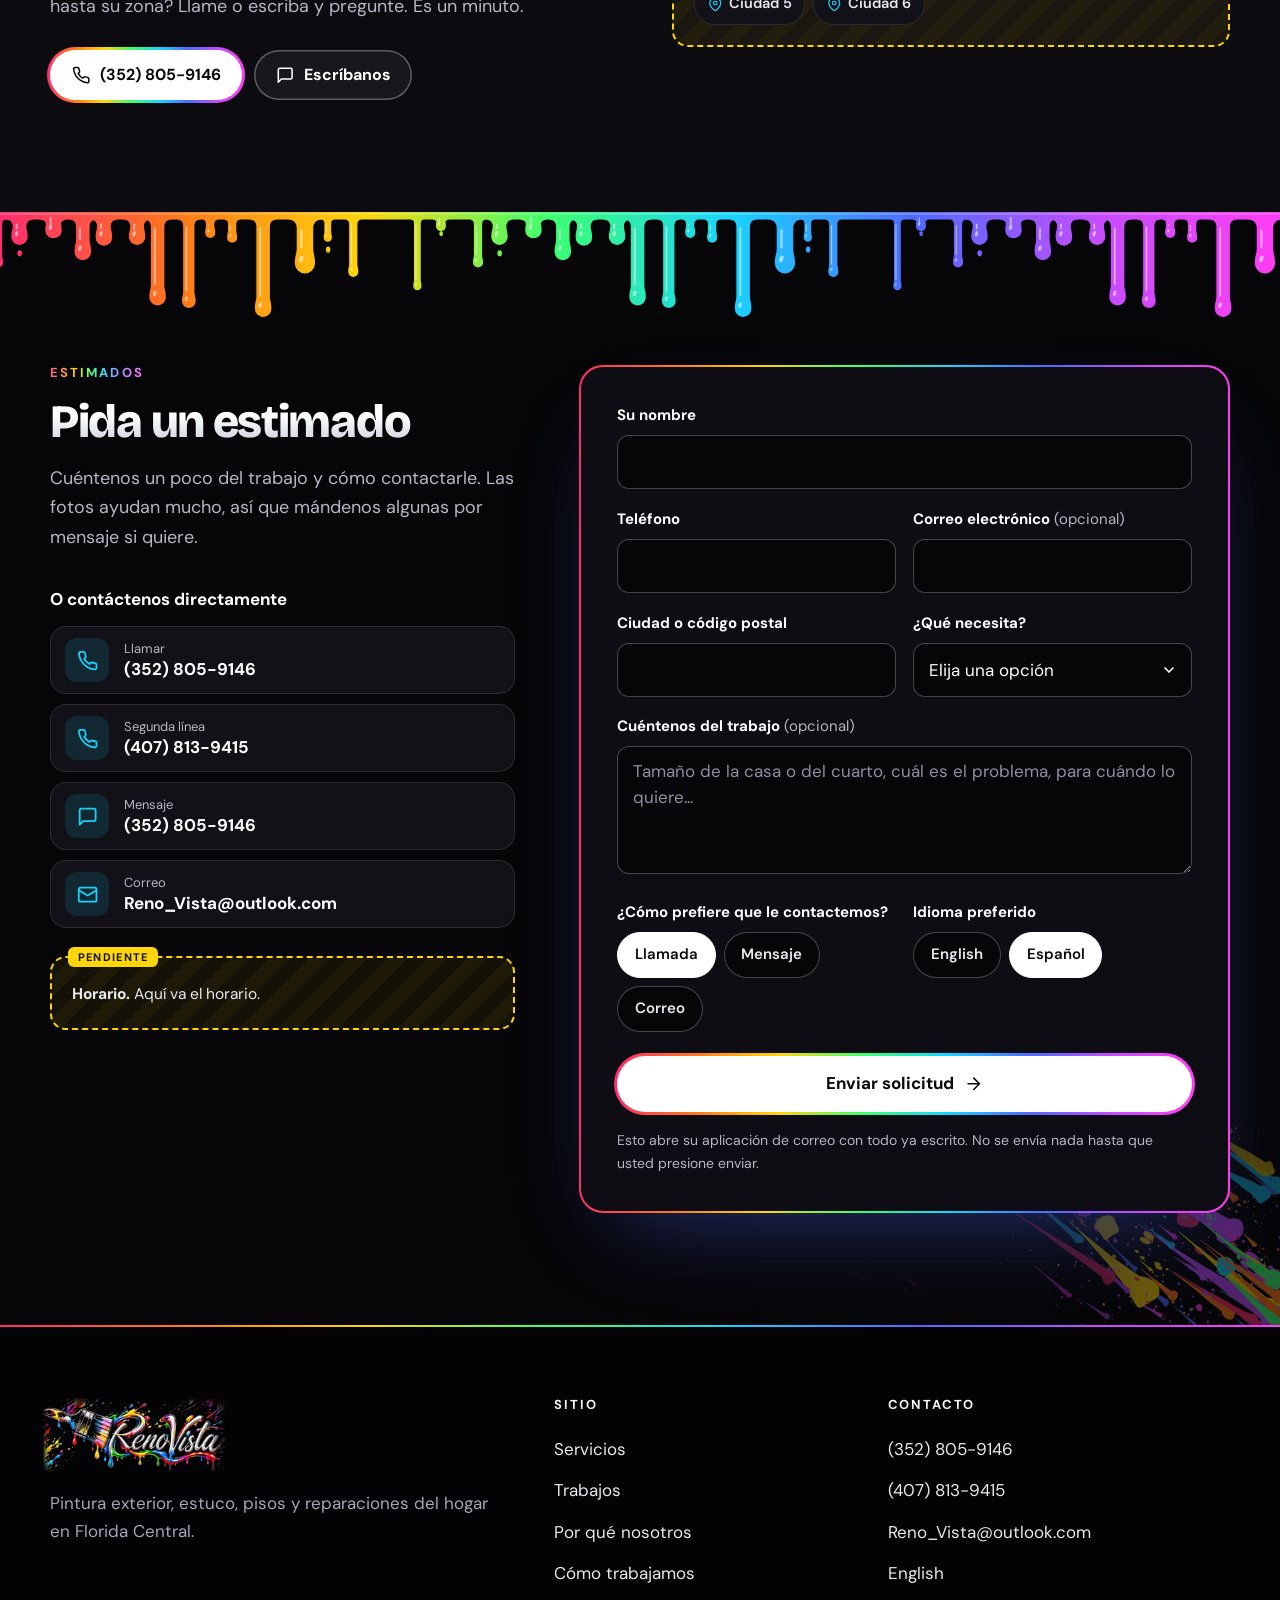
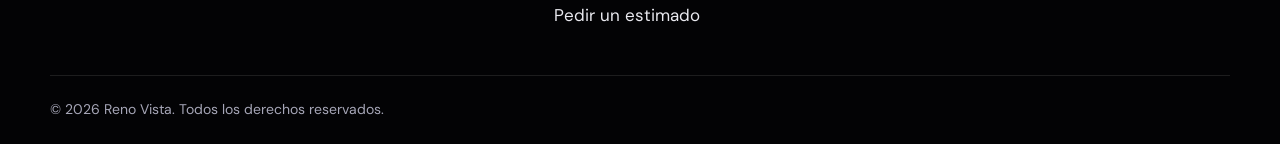
<file: rainbow/es/index.html>
<!doctype html>
<html lang="es">
<head>
<meta name="robots" content="noindex, nofollow">
<meta charset="utf-8">
<meta name="viewport" content="width=device-width, initial-scale=1, viewport-fit=cover">
<title>Reno Vista | Pintura exterior, estuco y pisos en Florida Central</title>
<meta name="description" content="Reno Vista pinta exteriores, repara estuco, instala pisos de vinilo y laminados, y hace reparaciones del hogar en Florida Central. Hablamos español e inglés. Llame o escriba al (352) 805-9146.">

<!-- TODO(domain): replace https://www.example.com with the real domain (it appears several times in this file) -->
<link rel="canonical" href="https://www.example.com/es/">
<link rel="alternate" hreflang="en" href="https://www.example.com/">
<link rel="alternate" hreflang="es" href="https://www.example.com/es/">
<link rel="alternate" hreflang="x-default" href="https://www.example.com/">

<meta property="og:type" content="website">
<meta property="og:site_name" content="Reno Vista">
<meta property="og:title" content="Reno Vista. Pintura exterior, estuco y pisos en Florida Central">
<meta property="og:description" content="Pintura exterior, estuco, pisos y reparaciones del hogar en Florida Central. Hablamos español e inglés.">
<meta property="og:url" content="https://www.example.com/es/">
<meta property="og:image" content="https://www.example.com/img/og-image.jpg">
<meta property="og:image:width" content="1200">
<meta property="og:image:height" content="630">
<meta property="og:image:alt" content="Una casa de estuco recién pintada de verde oliva con molduras blancas y puerta de garaje naranja, con el logo de Reno Vista">
<meta property="og:locale" content="es_US">
<meta property="og:locale:alternate" content="en_US">
<meta name="twitter:card" content="summary_large_image">
<meta name="twitter:title" content="Reno Vista. Pintura exterior, estuco y pisos en Florida Central">
<meta name="twitter:description" content="Pintura exterior, estuco, pisos y reparaciones del hogar en Florida Central. Hablamos español e inglés.">
<meta name="twitter:image" content="https://www.example.com/img/og-image.jpg">

<meta name="theme-color" content="#060608">
<meta name="format-detection" content="telephone=no">
<link rel="icon" href="../img/favicon.svg" type="image/svg+xml">
<link rel="apple-touch-icon" href="../img/apple-touch-icon.png">

<link rel="preconnect" href="https://fonts.googleapis.com">
<link rel="preconnect" href="https://fonts.gstatic.com" crossorigin>
<link rel="stylesheet" href="https://fonts.googleapis.com/css2?family=Bricolage+Grotesque:opsz,wght@12..96,600..800&amp;family=DM+Sans:opsz,wght@9..40,400..700&amp;display=swap">
<link rel="stylesheet" href="../css/style.css">
<link rel="preload" as="image" href="../img/hero-olive-house.jpg" imagesrcset="../img/hero-olive-house-900.jpg 900w, ../img/hero-olive-house.jpg 1800w" imagesizes="(min-width: 960px) 50vw, 100vw">

<!--
  Business info for Google. Only confirmed facts are in here.
  Add these once Felix confirms them (see NEEDS-FROM-CHAD.md):
    "address": add "addressLocality" (city) and "postalCode"
    "areaServed": swap for a list of real cities or counties
    "openingHoursSpecification": the hours
    "sameAs": Facebook / Instagram / Google Business links
    "aggregateRating" and "review": only with real reviews
-->
<script type="application/ld+json">
{
  "@context": "https://schema.org",
  "@type": "HousePainter",
  "name": "Reno Vista",
  "description": "Reno Vista pinta exteriores, repara estuco, instala pisos de vinilo y laminados, y hace reparaciones del hogar en Florida Central. Hablamos español e inglés. Llame o escriba al (352) 805-9146.",
  "url": "https://www.example.com/es/",
  "image": "https://www.example.com/img/og-image.jpg",
  "telephone": "+13528059146",
  "email": "Reno_Vista@outlook.com",
  "address": {
    "@type": "PostalAddress",
    "addressRegion": "FL",
    "addressCountry": "US"
  },
  "areaServed": {
    "@type": "AdministrativeArea",
    "name": "Central Florida"
  },
  "knowsLanguage": [
    "en",
    "es"
  ],
  "founder": {
    "@type": "Person",
    "name": "Felix D. Perez Jordan"
  },
  "contactPoint": [
    {
      "@type": "ContactPoint",
      "telephone": "+13528059146",
      "contactType": "customer service",
      "availableLanguage": [
        "English",
        "Spanish"
      ]
    },
    {
      "@type": "ContactPoint",
      "telephone": "+14078139415",
      "contactType": "customer service",
      "availableLanguage": [
        "English",
        "Spanish"
      ]
    }
  ],
  "makesOffer": [
    {
      "@type": "Offer",
      "itemOffered": {
        "@type": "Service",
        "name": "Pintura exterior"
      }
    },
    {
      "@type": "Offer",
      "itemOffered": {
        "@type": "Service",
        "name": "Estuco"
      }
    },
    {
      "@type": "Offer",
      "itemOffered": {
        "@type": "Service",
        "name": "Pisos"
      }
    },
    {
      "@type": "Offer",
      "itemOffered": {
        "@type": "Service",
        "name": "Handyman y reparaciones"
      }
    }
  ]
}
</script>
</head>
<body>
<a class="skip" href="#main">Saltar al contenido</a>

<header class="hdr" id="top">
  <div class="wrap hdr__in">
    <a class="brand" href="#top" aria-label="Reno Vista">
      <img class="brand__img" src="../img/logo-rainbow-600.webp" alt="" width="520" height="214">
    </a>

    <nav class="nav" id="nav" aria-label="Principal">
      <ul class="nav__list">
        <li><a href="#services">Servicios</a></li>
        <li><a href="#work">Trabajos</a></li>
        <li><a href="#why">Por qué nosotros</a></li>
        <li><a href="#process">Cómo trabajamos</a></li>
        <li><a href="#area">Zona</a></li>
      </ul>
      <div class="nav__cta">
        <a class="btn btn--primary" href="#estimate">Pedir un estimado<svg class="ic" viewBox="0 0 24 24" aria-hidden="true" focusable="false"><path d="M5 12h14M12 5l7 7-7 7"/></svg></a>
        <a class="btn btn--ghost" href="tel:+13528059146"><svg class="ic" viewBox="0 0 24 24" aria-hidden="true" focusable="false"><path d="M22 16.92v3a2 2 0 0 1-2.18 2 19.79 19.79 0 0 1-8.63-3.07 19.5 19.5 0 0 1-6-6 19.79 19.79 0 0 1-3.07-8.67A2 2 0 0 1 4.11 2h3a2 2 0 0 1 2 1.72c.127.96.361 1.903.7 2.81a2 2 0 0 1-.45 2.11L8.09 9.91a16 16 0 0 0 6 6l1.27-1.27a2 2 0 0 1 2.11-.45c.907.339 1.85.573 2.81.7A2 2 0 0 1 22 16.92z"/></svg>(352) 805-9146</a>
      </div>
    </nav>

    <div class="hdr__act">
      <div class="lang" role="group" aria-label="Idioma">
        <a href="../" lang="en" hreflang="en" data-lang="en"><span aria-hidden="true">EN</span><span class="vh">English</span></a>
        <a href="./" lang="es" hreflang="es" data-lang="es" aria-current="true"><span aria-hidden="true">ES</span><span class="vh">Español</span></a>
      </div>
      <a class="btn btn--primary btn--sm hdr__est" href="#estimate">Pedir un estimado</a>
      <button class="burger" type="button" aria-expanded="false" aria-controls="nav" aria-label="Abrir menú" data-open="Abrir menú" data-close="Cerrar menú">
        <span class="burger__box" aria-hidden="true"><span></span><span></span><span></span></span>
      </button>
    </div>
  </div>
</header>

<main id="main">

<!-- ============ HERO ============ -->
<section class="hero">
  <div class="splat splat--tr" aria-hidden="true"></div>
  <div class="splat splat--bl" aria-hidden="true"></div>
  <div class="wrap hero__grid">
    <div class="hero__copy">
      <img class="hero__logo" src="../img/logo-rainbow.webp" alt="RenoVista" width="1100" height="453">
      <p class="eyebrow">Florida Central · We speak English</p>
      <h1>Pintura fresca, estuco firme, pisos nuevos.</h1>
      <p class="lead">Reno Vista es una pequeña empresa de renovación del hogar dirigida por Felix Perez Jordan. Pintamos exteriores, reparamos estuco, instalamos pisos y nos encargamos de esa lista de arreglos que siempre se queda para después.</p>
      <div class="cta-row">
        <a class="btn btn--primary btn--lg" href="#estimate">Pedir un estimado<svg class="ic" viewBox="0 0 24 24" aria-hidden="true" focusable="false"><path d="M5 12h14M12 5l7 7-7 7"/></svg></a>
        <a class="btn btn--ghost btn--lg" href="tel:+13528059146"><svg class="ic" viewBox="0 0 24 24" aria-hidden="true" focusable="false"><path d="M22 16.92v3a2 2 0 0 1-2.18 2 19.79 19.79 0 0 1-8.63-3.07 19.5 19.5 0 0 1-6-6 19.79 19.79 0 0 1-3.07-8.67A2 2 0 0 1 4.11 2h3a2 2 0 0 1 2 1.72c.127.96.361 1.903.7 2.81a2 2 0 0 1-.45 2.11L8.09 9.91a16 16 0 0 0 6 6l1.27-1.27a2 2 0 0 1 2.11-.45c.907.339 1.85.573 2.81.7A2 2 0 0 1 22 16.92z"/></svg>Llamar al (352) 805-9146</a>
      </div>
      <ul class="chips">
        <li><svg class="ic" viewBox="0 0 24 24" aria-hidden="true" focusable="false"><path d="M20 6L9 17l-5-5"/></svg>Español e inglés</li>
        <li><svg class="ic" viewBox="0 0 24 24" aria-hidden="true" focusable="false"><path d="M20 6L9 17l-5-5"/></svg>Casas y apartamentos</li>
        <li><svg class="ic" viewBox="0 0 24 24" aria-hidden="true" focusable="false"><path d="M20 6L9 17l-5-5"/></svg>Pintura, estuco, pisos, reparaciones</li>
      </ul>
    </div>

    <figure class="hero__photo">
      <div class="hero__frame">
        <img src="../img/hero-olive-house.jpg"
             srcset="../img/hero-olive-house-900.jpg 900w, ../img/hero-olive-house.jpg 1800w"
             sizes="(min-width: 960px) 50vw, 100vw"
             alt="Casa de estuco de dos pisos recién pintada de verde oliva con molduras blancas, puerta principal naranja y puerta de garaje naranja" width="1800" height="1350" fetchpriority="high">
        <div class="drip drip--photo" aria-hidden="true"></div>
      </div>
      <figcaption>Un trabajo reciente. Estuco verde oliva, molduras blancas, puertas naranjas.</figcaption>
    </figure>
  </div>
</section>

<!-- ============ SERVICES ============ -->
<section class="sec services" id="services">
  <div class="drip" aria-hidden="true"></div>
  <div class="wrap">
    <header class="sec__head">
      <p class="eyebrow">Servicios</p>
      <h2>Lo que hacemos</h2>
      <p class="sec__sub">Cuatro tipos de trabajo, todos para el hogar. Si su proyecto mezcla varios, es lo normal. Con una llamada se resuelve.</p>
    </header>
    <ul class="cards cards--4">
      <li class="card svc svc--1">
        <span class="svc__icon"><svg class="ic" viewBox="0 0 24 24" aria-hidden="true" focusable="false"><rect x="2" y="3" width="15" height="6" rx="1.5"/><path d="M17 6h3a1 1 0 0 1 1 1v4a1 1 0 0 1-1 1h-8v3"/><rect x="10" y="15" width="4" height="6" rx="1"/></svg></span>
        <h3>Pintura exterior</h3>
        <p>Paredes, molduras, puertas de entrada y puertas de garaje. Primero reparamos y aplicamos sellador para que el color nuevo quede parejo.</p>
        <ul class="ticks"><li><svg class="ic" viewBox="0 0 24 24" aria-hidden="true" focusable="false"><path d="M20 6L9 17l-5-5"/></svg>Pintura exterior completa</li><li><svg class="ic" viewBox="0 0 24 24" aria-hidden="true" focusable="false"><path d="M20 6L9 17l-5-5"/></svg>Molduras, puertas y garajes</li><li><svg class="ic" viewBox="0 0 24 24" aria-hidden="true" focusable="false"><path d="M20 6L9 17l-5-5"/></svg>Cambios de color</li></ul>
      </li>
      <li class="card svc svc--2">
        <span class="svc__icon"><svg class="ic" viewBox="0 0 24 24" aria-hidden="true" focusable="false"><rect x="3" y="3" width="18" height="18" rx="2.5"/><path d="M7 9.5c1.6-1.6 3.4 1.6 5 0s3.4 1.6 5 0M7 14.5c1.6-1.6 3.4 1.6 5 0s3.4 1.6 5 0"/></svg></span>
        <h3>Estuco</h3>
        <p>Reparamos grietas, manchas y zonas desgastadas, les damos acabado y las pintamos para que se integren con el resto de la pared.</p>
        <ul class="ticks"><li><svg class="ic" viewBox="0 0 24 24" aria-hidden="true" focusable="false"><path d="M20 6L9 17l-5-5"/></svg>Reparación de grietas y parches</li><li><svg class="ic" viewBox="0 0 24 24" aria-hidden="true" focusable="false"><path d="M20 6L9 17l-5-5"/></svg>Acabado de paredes desgastadas</li><li><svg class="ic" viewBox="0 0 24 24" aria-hidden="true" focusable="false"><path d="M20 6L9 17l-5-5"/></svg>Pintura a tono</li></ul>
      </li>
      <li class="card svc svc--3">
        <span class="svc__icon"><svg class="ic" viewBox="0 0 24 24" aria-hidden="true" focusable="false"><rect x="3" y="3" width="18" height="18" rx="2.5"/><path d="M3 9h18M3 15h18M10 3v6M15 9v6M8 15v6"/></svg></span>
        <h3>Pisos</h3>
        <p>Quitamos el piso viejo, preparamos la base y colocamos el nuevo. Instalamos vinilo, laminado y peldaños de escalera.</p>
        <ul class="ticks"><li><svg class="ic" viewBox="0 0 24 24" aria-hidden="true" focusable="false"><path d="M20 6L9 17l-5-5"/></svg>Vinilo de lujo (LVP)</li><li><svg class="ic" viewBox="0 0 24 24" aria-hidden="true" focusable="false"><path d="M20 6L9 17l-5-5"/></svg>Laminado</li><li><svg class="ic" viewBox="0 0 24 24" aria-hidden="true" focusable="false"><path d="M20 6L9 17l-5-5"/></svg>Peldaños de escalera</li></ul>
      </li>
      <li class="card svc svc--4">
        <span class="svc__icon"><svg class="ic" viewBox="0 0 24 24" aria-hidden="true" focusable="false"><path d="M14.7 6.3a1 1 0 0 0 0 1.4l1.6 1.6a1 1 0 0 0 1.4 0l3.77-3.77a6 6 0 0 1-7.94 7.94l-6.91 6.91a2.12 2.12 0 0 1-3-3l6.91-6.91a6 6 0 0 1 7.94-7.94l-3.76 3.76z"/></svg></span>
        <h3>Handyman y reparaciones</h3>
        <p>Instalaciones y reparaciones pequeñas para su casa o apartamento. Mándenos la lista y le decimos qué podemos hacer.</p>
        <ul class="ticks"><li><svg class="ic" viewBox="0 0 24 24" aria-hidden="true" focusable="false"><path d="M20 6L9 17l-5-5"/></svg>Instalaciones pequeñas</li><li><svg class="ic" viewBox="0 0 24 24" aria-hidden="true" focusable="false"><path d="M20 6L9 17l-5-5"/></svg>Reparaciones en el hogar</li><li><svg class="ic" viewBox="0 0 24 24" aria-hidden="true" focusable="false"><path d="M20 6L9 17l-5-5"/></svg>¿Tiene dudas? Pregunte</li></ul>
      </li>
    </ul>
  </div>
</section>

<!-- ============ WORK ============ -->
<section class="sec work" id="work">
  <div class="wrap">
    <header class="sec__head">
      <p class="eyebrow">Trabajos</p>
      <h2>Antes y después</h2>
      <p class="sec__sub">Arrastre el control para comparar. Son fotos de nuestros propios trabajos.</p>
    </header>

    <div class="ba-grid">
      <figure class="ba-fig ba-fig--wide">
        <div class="ba" style="--ar:3/2" data-ba>
          <img class="ba__img" src="../img/exterior-after-olive.jpg" alt="La misma casa después: estuco verde oliva, molduras blancas y puerta de garaje naranja" width="1380" height="920" loading="lazy" draggable="false">
          <div class="ba__clip"><img class="ba__img" src="../img/exterior-before-yellow.jpg" alt="La casa antes: estuco amarillo claro con puerta de garaje blanca" width="1380" height="920" loading="lazy" draggable="false"></div>
          <span class="ba__tag ba__tag--b">Antes</span><span class="ba__tag ba__tag--a">Después</span>
          <input class="ba__range" type="range" min="0" max="100" value="50" step="1" aria-label="Pintura exterior, antes y después. Mueva el control para comparar.">
          <div class="ba__handle" aria-hidden="true"><span class="ba__knob"><svg class="ic" viewBox="0 0 24 24" aria-hidden="true" focusable="false"><path d="M9 7l-5 5 5 5M15 7l5 5-5 5"/></svg></span></div>
        </div>
        <figcaption><strong>Pintura exterior.</strong> De amarillo a verde oliva, con molduras blancas y puerta de garaje naranja. La foto del después es del último día, justo antes de pintar también la puerta principal.</figcaption>
      </figure>

      <figure class="ba-fig">
        <div class="ba" style="--ar:1000/963" data-ba>
          <img class="ba__img" src="../img/floor-after-laminate.jpg" alt="El mismo cuarto con un piso nuevo oscuro tipo madera" width="1000" height="963" loading="lazy" draggable="false">
          <div class="ba__clip"><img class="ba__img" src="../img/floor-before-subfloor.jpg" alt="Un cuarto con el piso viejo levantado y la base al descubierto" width="1000" height="963" loading="lazy" draggable="false"></div>
          <span class="ba__tag ba__tag--b">Antes</span><span class="ba__tag ba__tag--a">Después</span>
          <input class="ba__range" type="range" min="0" max="100" value="50" step="1" aria-label="Pisos, antes y después. Mueva el control para comparar.">
          <div class="ba__handle" aria-hidden="true"><span class="ba__knob"><svg class="ic" viewBox="0 0 24 24" aria-hidden="true" focusable="false"><path d="M9 7l-5 5 5 5M15 7l5 5-5 5"/></svg></span></div>
        </div>
        <figcaption><strong>Pisos.</strong> De la base al descubierto a un piso terminado tipo madera.</figcaption>
      </figure>

      <figure class="ba-fig">
        <div class="ba" style="--ar:1000/963" data-ba>
          <img class="ba__img" src="../img/stucco-after.jpg" alt="La misma entrada con estuco blanco limpio y puerta roja" width="1000" height="1000" loading="lazy" draggable="false">
          <div class="ba__clip"><img class="ba__img" src="../img/stucco-before.jpg" alt="Estuco blanco manchado alrededor de una entrada con arco, con una escalera puesta" width="1000" height="1000" loading="lazy" draggable="false"></div>
          <span class="ba__tag ba__tag--b">Antes</span><span class="ba__tag ba__tag--a">Después</span>
          <input class="ba__range" type="range" min="0" max="100" value="50" step="1" aria-label="Estuco, antes y después. Mueva el control para comparar.">
          <div class="ba__handle" aria-hidden="true"><span class="ba__knob"><svg class="ic" viewBox="0 0 24 24" aria-hidden="true" focusable="false"><path d="M9 7l-5 5 5 5M15 7l5 5-5 5"/></svg></span></div>
        </div>
        <figcaption><strong>Estuco.</strong> Paredes manchadas y desgastadas, con acabado y pintura nuevos.</figcaption>
      </figure>
    </div>

    <h3 class="sub-h">Más fotos del trabajo</h3>
    <ul class="shots">
      <li class="shot shot--1"><button type="button" class="shot__btn" data-full="../img/finished-olive-house-wide.jpg"><img src="../img/finished-olive-house-wide.jpg" alt="Pintura exterior terminada, casa verde oliva con puerta de garaje naranja, vista desde el jardín" width="1400" height="1050" loading="lazy"><span class="shot__cap">Terminada. Estuco oliva, molduras blancas, puertas naranjas.</span></button></li>
      <li class="shot shot--2"><button type="button" class="shot__btn" data-full="../img/floor-lvp-plank-closeup.jpg"><img src="../img/floor-lvp-plank-closeup.jpg" alt="Manos presionando una tabla de vinilo junto a la pared de un pasillo" width="1000" height="1836" loading="lazy"><span class="shot__cap">Piso de vinilo, tabla por tabla.</span></button></li>
      <li class="shot shot--3"><button type="button" class="shot__btn" data-full="../img/stair-tread-install.jpg"><img src="../img/stair-tread-install.jpg" alt="Un peldaño nuevo tipo madera colocado sobre un escalón cubierto de adhesivo" width="1000" height="1724" loading="lazy"><span class="shot__cap">Peldaños asentados sobre adhesivo.</span></button></li>
      <li class="shot shot--4"><button type="button" class="shot__btn" data-full="../img/floor-hallway-install.jpg"><img src="../img/floor-hallway-install.jpg" alt="Instalador arrodillado en un pasillo colocando piso sobre adhesivo" width="1000" height="1149" loading="lazy"><span class="shot__cap">Piso de pasillo, a media instalación.</span></button></li>
      <li class="shot shot--5"><button type="button" class="shot__btn" data-full="../img/before-yellow-front.jpg"><img src="../img/before-yellow-front.jpg" alt="Frente de la casa de estuco amarillo antes de pintarla" width="1400" height="1050" loading="lazy"><span class="shot__cap">La misma casa antes de empezar.</span></button></li>
      <li class="shot shot--6"><button type="button" class="shot__btn" data-full="../img/repaint-2020-in-progress.jpg"><img src="../img/repaint-2020-in-progress.jpg" alt="Casa de dos pisos con las ventanas cubiertas y escaleras puestas durante la pintura exterior" width="1280" height="958" loading="lazy"><span class="shot__cap">Casa de dos pisos, cubierta y lista para pintar.</span></button></li>
    </ul>
  </div>
</section>

<!-- ============ WHY US ============ -->
<section class="sec why" id="why">
  <div class="wrap">
    <header class="sec__head">
      <p class="eyebrow">Por qué nosotros</p>
      <h2>Unas cuantas buenas razones</h2>
    </header>
    <ul class="cards cards--3">
      <li class="card why__item why__item--1"><span class="why__icon"><svg class="ic" viewBox="0 0 24 24" aria-hidden="true" focusable="false"><path d="M14 9a2 2 0 0 1-2 2H6l-4 4V4a2 2 0 0 1 2-2h8a2 2 0 0 1 2 2z"/><path d="M18 9h2a2 2 0 0 1 2 2v11l-4-4h-6a2 2 0 0 1-2-2v-1"/></svg></span><h3>Español o inglés</h3><p>Felix habla los dos. Explíquenos el trabajo en el idioma que le resulte más cómodo.</p></li>
      <li class="card why__item why__item--2"><span class="why__icon"><svg class="ic" viewBox="0 0 24 24" aria-hidden="true" focusable="false"><path d="M20.59 13.41l-7.17 7.17a2 2 0 0 1-2.83 0L2 12V2h10l8.59 8.59a2 2 0 0 1 0 2.82z"/><path d="M7 7h.01"/></svg></span><h3>Precios accesibles</h3><p>Díganos qué necesita y le damos el precio antes de empezar cualquier trabajo.</p></li>
      <li class="card why__item why__item--3"><span class="why__icon"><svg class="ic" viewBox="0 0 24 24" aria-hidden="true" focusable="false"><path d="M3 9l9-7 9 7v11a2 2 0 0 1-2 2H5a2 2 0 0 1-2-2z"/><path d="M9 22V12h6v10"/></svg></span><h3>Solo hogares</h3><p>Casas y apartamentos, nada más. Tratamos el suyo como un lugar donde vive gente, porque así es.</p></li>
    </ul>

    <!-- PLACEHOLDER: license + insurance. Fill in or delete. -->
    <div class="todo" data-placeholder="license"><span class="todo__tag">Pendiente</span><p>¿Licencia y seguro? Aquí van el número de licencia y los datos del seguro cuando Felix los confirme. Si no aplica, se borra este cuadro.</p></div>

    <!-- PLACEHOLDER: reviews. Real ones only. Delete this whole block until there are some. -->
    <div class="reviews" data-placeholder="reviews">
      <h3 class="sub-h">Lo que dicen los clientes</h3>
      <ul class="cards cards--3">
        <li class="todo todo--card"><span class="todo__tag">Pendiente</span><span class="stars" aria-hidden="true"><svg class="ic" viewBox="0 0 24 24" aria-hidden="true" focusable="false"><path d="M12 2l3.09 6.26L22 9.27l-5 4.87 1.18 6.88L12 17.77l-6.18 3.25L7 14.14 2 9.27l6.91-1.01L12 2z"/></svg><svg class="ic" viewBox="0 0 24 24" aria-hidden="true" focusable="false"><path d="M12 2l3.09 6.26L22 9.27l-5 4.87 1.18 6.88L12 17.77l-6.18 3.25L7 14.14 2 9.27l6.91-1.01L12 2z"/></svg><svg class="ic" viewBox="0 0 24 24" aria-hidden="true" focusable="false"><path d="M12 2l3.09 6.26L22 9.27l-5 4.87 1.18 6.88L12 17.77l-6.18 3.25L7 14.14 2 9.27l6.91-1.01L12 2z"/></svg><svg class="ic" viewBox="0 0 24 24" aria-hidden="true" focusable="false"><path d="M12 2l3.09 6.26L22 9.27l-5 4.87 1.18 6.88L12 17.77l-6.18 3.25L7 14.14 2 9.27l6.91-1.01L12 2z"/></svg><svg class="ic" viewBox="0 0 24 24" aria-hidden="true" focusable="false"><path d="M12 2l3.09 6.26L22 9.27l-5 4.87 1.18 6.88L12 17.77l-6.18 3.25L7 14.14 2 9.27l6.91-1.01L12 2z"/></svg></span><p>Aquí va una reseña real de un cliente, con su nombre y ciudad. Esta sección se borra hasta tener reseñas reales.</p></li>
        <li class="todo todo--card"><span class="todo__tag">Pendiente</span><span class="stars" aria-hidden="true"><svg class="ic" viewBox="0 0 24 24" aria-hidden="true" focusable="false"><path d="M12 2l3.09 6.26L22 9.27l-5 4.87 1.18 6.88L12 17.77l-6.18 3.25L7 14.14 2 9.27l6.91-1.01L12 2z"/></svg><svg class="ic" viewBox="0 0 24 24" aria-hidden="true" focusable="false"><path d="M12 2l3.09 6.26L22 9.27l-5 4.87 1.18 6.88L12 17.77l-6.18 3.25L7 14.14 2 9.27l6.91-1.01L12 2z"/></svg><svg class="ic" viewBox="0 0 24 24" aria-hidden="true" focusable="false"><path d="M12 2l3.09 6.26L22 9.27l-5 4.87 1.18 6.88L12 17.77l-6.18 3.25L7 14.14 2 9.27l6.91-1.01L12 2z"/></svg><svg class="ic" viewBox="0 0 24 24" aria-hidden="true" focusable="false"><path d="M12 2l3.09 6.26L22 9.27l-5 4.87 1.18 6.88L12 17.77l-6.18 3.25L7 14.14 2 9.27l6.91-1.01L12 2z"/></svg><svg class="ic" viewBox="0 0 24 24" aria-hidden="true" focusable="false"><path d="M12 2l3.09 6.26L22 9.27l-5 4.87 1.18 6.88L12 17.77l-6.18 3.25L7 14.14 2 9.27l6.91-1.01L12 2z"/></svg></span><p>Aquí va una reseña real de un cliente, con su nombre y ciudad. Esta sección se borra hasta tener reseñas reales.</p></li>
        <li class="todo todo--card"><span class="todo__tag">Pendiente</span><span class="stars" aria-hidden="true"><svg class="ic" viewBox="0 0 24 24" aria-hidden="true" focusable="false"><path d="M12 2l3.09 6.26L22 9.27l-5 4.87 1.18 6.88L12 17.77l-6.18 3.25L7 14.14 2 9.27l6.91-1.01L12 2z"/></svg><svg class="ic" viewBox="0 0 24 24" aria-hidden="true" focusable="false"><path d="M12 2l3.09 6.26L22 9.27l-5 4.87 1.18 6.88L12 17.77l-6.18 3.25L7 14.14 2 9.27l6.91-1.01L12 2z"/></svg><svg class="ic" viewBox="0 0 24 24" aria-hidden="true" focusable="false"><path d="M12 2l3.09 6.26L22 9.27l-5 4.87 1.18 6.88L12 17.77l-6.18 3.25L7 14.14 2 9.27l6.91-1.01L12 2z"/></svg><svg class="ic" viewBox="0 0 24 24" aria-hidden="true" focusable="false"><path d="M12 2l3.09 6.26L22 9.27l-5 4.87 1.18 6.88L12 17.77l-6.18 3.25L7 14.14 2 9.27l6.91-1.01L12 2z"/></svg><svg class="ic" viewBox="0 0 24 24" aria-hidden="true" focusable="false"><path d="M12 2l3.09 6.26L22 9.27l-5 4.87 1.18 6.88L12 17.77l-6.18 3.25L7 14.14 2 9.27l6.91-1.01L12 2z"/></svg></span><p>Aquí va una reseña real de un cliente, con su nombre y ciudad. Esta sección se borra hasta tener reseñas reales.</p></li>
      </ul>
    </div>
  </div>
</section>

<!-- ============ PROCESS ============ -->
<section class="sec process" id="process">
  <div class="wrap">
    <header class="sec__head">
      <p class="eyebrow">Cómo trabajamos</p>
      <h2>Cuatro pasos, sin misterio</h2>
    </header>
    <ol class="steps">
      <li class="step step--1"><span class="step__n" aria-hidden="true">1</span><h3>Estimado</h3><p>Llame, escriba o envíe el formulario. Vamos a ver el trabajo y le damos un precio.</p></li>
      <li class="step step--2"><span class="step__n" aria-hidden="true">2</span><h3>Preparación</h3><p>Cubrimos y protegemos lo que se queda. Luego limpiamos, parchamos y reparamos para dejar la superficie lista.</p></li>
      <li class="step step--3"><span class="step__n" aria-hidden="true">3</span><h3>Pintura o instalación</h3><p>Se aplica el color o se coloca el piso. Le vamos avisando cómo avanza.</p></li>
      <li class="step step--4"><span class="step__n" aria-hidden="true">4</span><h3>Recorrido final</h3><p>Al terminar revisamos el trabajo con usted. Si algo no quedó bien, lo arreglamos antes de darlo por terminado.</p></li>
    </ol>
  </div>
</section>

<!-- ============ AREA ============ -->
<section class="sec area" id="area">
  <div class="wrap area__grid">
    <div>
      <p class="eyebrow">Zona de servicio</p>
      <h2>Estamos en Florida Central</h2>
      <p class="sec__sub">Trabajamos en hogares de Florida Central. ¿No sabe si llegamos hasta su zona? Llame o escriba y pregunte. Es un minuto.</p>
      <div class="cta-row">
        <a class="btn btn--primary" href="tel:+13528059146"><svg class="ic" viewBox="0 0 24 24" aria-hidden="true" focusable="false"><path d="M22 16.92v3a2 2 0 0 1-2.18 2 19.79 19.79 0 0 1-8.63-3.07 19.5 19.5 0 0 1-6-6 19.79 19.79 0 0 1-3.07-8.67A2 2 0 0 1 4.11 2h3a2 2 0 0 1 2 1.72c.127.96.361 1.903.7 2.81a2 2 0 0 1-.45 2.11L8.09 9.91a16 16 0 0 0 6 6l1.27-1.27a2 2 0 0 1 2.11-.45c.907.339 1.85.573 2.81.7A2 2 0 0 1 22 16.92z"/></svg>(352) 805-9146</a>
        <a class="btn btn--ghost" href="sms:+13528059146?&amp;body=Hola%20Reno%20Vista%2C%20quisiera%20un%20estimado."><svg class="ic" viewBox="0 0 24 24" aria-hidden="true" focusable="false"><path d="M21 15a2 2 0 0 1-2 2H7l-4 4V5a2 2 0 0 1 2-2h14a2 2 0 0 1 2 2z"/></svg>Escríbanos</a>
      </div>
    </div>
    <!-- PLACEHOLDER: real service area. Swap the chips for real city names. -->
    <div class="todo area__ph" data-placeholder="area">
      <span class="todo__tag">Pendiente</span>
      <p>Aquí va la lista de ciudades y condados donde trabaja Felix.</p>
      <ul class="pins">
        <li><svg class="ic" viewBox="0 0 24 24" aria-hidden="true" focusable="false"><path d="M21 10c0 7-9 13-9 13s-9-6-9-13a9 9 0 0 1 18 0z"/><circle cx="12" cy="10" r="3"/></svg>Ciudad 1</li><li><svg class="ic" viewBox="0 0 24 24" aria-hidden="true" focusable="false"><path d="M21 10c0 7-9 13-9 13s-9-6-9-13a9 9 0 0 1 18 0z"/><circle cx="12" cy="10" r="3"/></svg>Ciudad 2</li><li><svg class="ic" viewBox="0 0 24 24" aria-hidden="true" focusable="false"><path d="M21 10c0 7-9 13-9 13s-9-6-9-13a9 9 0 0 1 18 0z"/><circle cx="12" cy="10" r="3"/></svg>Ciudad 3</li><li><svg class="ic" viewBox="0 0 24 24" aria-hidden="true" focusable="false"><path d="M21 10c0 7-9 13-9 13s-9-6-9-13a9 9 0 0 1 18 0z"/><circle cx="12" cy="10" r="3"/></svg>Ciudad 4</li><li><svg class="ic" viewBox="0 0 24 24" aria-hidden="true" focusable="false"><path d="M21 10c0 7-9 13-9 13s-9-6-9-13a9 9 0 0 1 18 0z"/><circle cx="12" cy="10" r="3"/></svg>Ciudad 5</li><li><svg class="ic" viewBox="0 0 24 24" aria-hidden="true" focusable="false"><path d="M21 10c0 7-9 13-9 13s-9-6-9-13a9 9 0 0 1 18 0z"/><circle cx="12" cy="10" r="3"/></svg>Ciudad 6</li>
      </ul>
    </div>
  </div>
</section>

<!-- ============ ESTIMATE ============ -->
<section class="sec est" id="estimate">
  <div class="drip" aria-hidden="true"></div>
  <div class="splat splat--br" aria-hidden="true"></div>
  <div class="wrap est__grid">
    <div class="est__info">
      <p class="eyebrow">Estimados</p>
      <h2>Pida un estimado</h2>
      <p class="sec__sub">Cuéntenos un poco del trabajo y cómo contactarle. Las fotos ayudan mucho, así que mándenos algunas por mensaje si quiere.</p>

      <h3 class="est__h">O contáctenos directamente</h3>
      <ul class="contact">
        <li><a href="tel:+13528059146"><span class="contact__ic"><svg class="ic" viewBox="0 0 24 24" aria-hidden="true" focusable="false"><path d="M22 16.92v3a2 2 0 0 1-2.18 2 19.79 19.79 0 0 1-8.63-3.07 19.5 19.5 0 0 1-6-6 19.79 19.79 0 0 1-3.07-8.67A2 2 0 0 1 4.11 2h3a2 2 0 0 1 2 1.72c.127.96.361 1.903.7 2.81a2 2 0 0 1-.45 2.11L8.09 9.91a16 16 0 0 0 6 6l1.27-1.27a2 2 0 0 1 2.11-.45c.907.339 1.85.573 2.81.7A2 2 0 0 1 22 16.92z"/></svg></span><span><small>Llamar</small><b>(352) 805-9146</b></span></a></li>
        <li><a href="tel:+14078139415"><span class="contact__ic"><svg class="ic" viewBox="0 0 24 24" aria-hidden="true" focusable="false"><path d="M22 16.92v3a2 2 0 0 1-2.18 2 19.79 19.79 0 0 1-8.63-3.07 19.5 19.5 0 0 1-6-6 19.79 19.79 0 0 1-3.07-8.67A2 2 0 0 1 4.11 2h3a2 2 0 0 1 2 1.72c.127.96.361 1.903.7 2.81a2 2 0 0 1-.45 2.11L8.09 9.91a16 16 0 0 0 6 6l1.27-1.27a2 2 0 0 1 2.11-.45c.907.339 1.85.573 2.81.7A2 2 0 0 1 22 16.92z"/></svg></span><span><small>Segunda línea</small><b>(407) 813-9415</b></span></a></li>
        <!-- PLACEHOLDER: confirm which number Felix wants texts on -->
        <li><a href="sms:+13528059146?&amp;body=Hola%20Reno%20Vista%2C%20quisiera%20un%20estimado."><span class="contact__ic"><svg class="ic" viewBox="0 0 24 24" aria-hidden="true" focusable="false"><path d="M21 15a2 2 0 0 1-2 2H7l-4 4V5a2 2 0 0 1 2-2h14a2 2 0 0 1 2 2z"/></svg></span><span><small>Mensaje</small><b>(352) 805-9146</b></span></a></li>
        <li><a href="mailto:Reno_Vista@outlook.com"><span class="contact__ic"><svg class="ic" viewBox="0 0 24 24" aria-hidden="true" focusable="false"><rect x="2" y="4" width="20" height="16" rx="2"/><path d="M22 7l-10 6L2 7"/></svg></span><span><small>Correo</small><b>Reno_Vista@outlook.com</b></span></a></li>
      </ul>
      <!-- PLACEHOLDER: hours -->
      <div class="todo todo--inline" data-placeholder="hours"><span class="todo__tag">Pendiente</span><p><b>Horario.</b> Aquí va el horario.</p></div>
    </div>

    <!--
      FORM: nothing sends on its own right now. Submitting opens the visitor's email app with the request filled in.
      To collect requests without email apps, make a free Formspree form and paste its URL into data-endpoint below,
      for example data-endpoint="https://formspree.io/f/abcdwxyz". See README.md.
    -->
    <form class="form" id="estimate-form" novalidate data-endpoint="" data-email="Reno_Vista@outlook.com"
          data-msg-required="Por favor complete este campo." data-msg-phone="Por favor escriba un teléfono donde podamos contactarle." data-msg-fix="Hay un par de cosas que revisar antes de enviar."
          data-msg-ready="Debería abrirse su aplicación de correo con la solicitud lista para enviar. Si no se abre, llámenos o escríbanos." data-msg-sent="Gracias. Recibimos su solicitud y le contactaremos pronto." data-msg-error="No se pudo enviar. Por favor llámenos o escríbanos." data-subject="Solicitud de estimado de">
      <div class="field">
        <label for="f-name">Su nombre</label>
        <input id="f-name" name="name" type="text" autocomplete="name" required>
      </div>
      <div class="field-row">
        <div class="field">
          <label for="f-phone">Teléfono</label>
          <input id="f-phone" name="phone" type="tel" inputmode="tel" autocomplete="tel" required>
        </div>
        <div class="field">
          <label for="f-email">Correo electrónico <span class="opt">(opcional)</span></label>
          <input id="f-email" name="email" type="email" autocomplete="email">
        </div>
      </div>
      <div class="field-row">
        <div class="field">
          <label for="f-city">Ciudad o código postal</label>
          <input id="f-city" name="city" type="text" autocomplete="address-level2" required>
        </div>
        <div class="field">
          <label for="f-service">¿Qué necesita?</label>
          <select id="f-service" name="service" required>
            <option value="">Elija una opción</option>
            <option>Pintura exterior</option>
            <option>Estuco</option>
            <option>Pisos</option>
            <option>Handyman o reparaciones</option>
            <option>Todavía no sé</option>
          </select>
        </div>
      </div>
      <div class="field">
        <label for="f-details">Cuéntenos del trabajo <span class="opt">(opcional)</span></label>
        <textarea id="f-details" name="details" rows="4" placeholder="Tamaño de la casa o del cuarto, cuál es el problema, para cuándo lo quiere..."></textarea>
      </div>
      <div class="field-row">
        <fieldset class="seg">
          <legend>¿Cómo prefiere que le contactemos?</legend>
          <div class="seg__row">
            <label><input type="radio" name="reach" value="Llamada" checked><span>Llamada</span></label>
            <label><input type="radio" name="reach" value="Mensaje"><span>Mensaje</span></label>
            <label><input type="radio" name="reach" value="Correo"><span>Correo</span></label>
          </div>
        </fieldset>
        <fieldset class="seg">
          <legend>Idioma preferido</legend>
          <div class="seg__row">
            <label><input type="radio" name="language" value="English"><span>English</span></label>
            <label><input type="radio" name="language" value="Español" checked><span>Español</span></label>
          </div>
        </fieldset>
      </div>
      <p class="hp" aria-hidden="true"><label>Leave this empty <input type="text" name="_gotcha" tabindex="-1" autocomplete="off"></label></p>
      <button class="btn btn--primary btn--lg form__submit" type="submit">Enviar solicitud<svg class="ic" viewBox="0 0 24 24" aria-hidden="true" focusable="false"><path d="M5 12h14M12 5l7 7-7 7"/></svg></button>
      <p class="form__status" role="status" aria-live="polite"></p>
      <p class="form__note">Esto abre su aplicación de correo con todo ya escrito. No se envía nada hasta que usted presione enviar.</p>
    </form>
  </div>
</section>

</main>

<footer class="ftr">
  <div class="wrap ftr__grid">
    <div class="ftr__brand">
      <img class="ftr__logo" src="../img/logo-rainbow-600.webp" alt="RenoVista" width="520" height="214" loading="lazy">
      <p>Pintura exterior, estuco, pisos y reparaciones del hogar en Florida Central.</p>
    </div>
    <nav class="ftr__col" aria-label="Sitio">
      <h2 class="ftr__h">Sitio</h2>
      <ul>
        <li><a href="#services">Servicios</a></li>
        <li><a href="#work">Trabajos</a></li>
        <li><a href="#why">Por qué nosotros</a></li>
        <li><a href="#process">Cómo trabajamos</a></li>
        <li><a href="#estimate">Pedir un estimado</a></li>
      </ul>
    </nav>
    <div class="ftr__col">
      <h2 class="ftr__h">Contacto</h2>
      <ul>
        <li><a href="tel:+13528059146">(352) 805-9146</a></li>
        <li><a href="tel:+14078139415">(407) 813-9415</a></li>
        <li><a href="mailto:Reno_Vista@outlook.com">Reno_Vista@outlook.com</a></li>
        <li><a href="../" lang="en" hreflang="en" data-lang="en">English</a></li>
      </ul>
    </div>
  </div>
  <div class="wrap ftr__base">
    <p>© <span data-year>2026</span> Reno Vista. Todos los derechos reservados.</p>
  </div>
</footer>

<nav class="bar" aria-label="Contacto rápido">
  <a href="tel:+13528059146"><svg class="ic" viewBox="0 0 24 24" aria-hidden="true" focusable="false"><path d="M22 16.92v3a2 2 0 0 1-2.18 2 19.79 19.79 0 0 1-8.63-3.07 19.5 19.5 0 0 1-6-6 19.79 19.79 0 0 1-3.07-8.67A2 2 0 0 1 4.11 2h3a2 2 0 0 1 2 1.72c.127.96.361 1.903.7 2.81a2 2 0 0 1-.45 2.11L8.09 9.91a16 16 0 0 0 6 6l1.27-1.27a2 2 0 0 1 2.11-.45c.907.339 1.85.573 2.81.7A2 2 0 0 1 22 16.92z"/></svg><span>Llamar</span></a>
  <a href="sms:+13528059146?&amp;body=Hola%20Reno%20Vista%2C%20quisiera%20un%20estimado."><svg class="ic" viewBox="0 0 24 24" aria-hidden="true" focusable="false"><path d="M21 15a2 2 0 0 1-2 2H7l-4 4V5a2 2 0 0 1 2-2h14a2 2 0 0 1 2 2z"/></svg><span>Mensaje</span></a>
  <a class="bar__main" href="#estimate"><svg class="ic" viewBox="0 0 24 24" aria-hidden="true" focusable="false"><rect x="5" y="4" width="14" height="17" rx="2"/><path d="M9 4V3a1 1 0 0 1 1-1h4a1 1 0 0 1 1 1v1M9 11h6M9 15h4"/></svg><span>Estimado</span></a>
</nav>

<dialog class="lb" aria-label="Visor de fotos">
  <button type="button" class="lb__close" aria-label="Cerrar"><svg class="ic" viewBox="0 0 24 24" aria-hidden="true" focusable="false"><path d="M18 6L6 18M6 6l12 12"/></svg></button>
  <figure><img src="[data-uri]" alt=""><figcaption></figcaption></figure>
</dialog>

<script src="../js/main.js" defer></script>
</body>
</html>
</file>
<file: clean/css/style.css>
/* ==========================================================================
   Reno Vista. Shared layout + components. The theme file (below this one in
   style.css) sets the colors, fonts and decoration.
   ========================================================================== */

*, *::before, *::after { box-sizing: border-box; }
html { -webkit-text-size-adjust: 100%; scroll-behavior: smooth; scroll-padding-top: calc(var(--hdr-h) + 12px); }
body {
  margin: 0; background: var(--bg); color: var(--text);
  font: 400 1.0625rem/1.65 var(--font-b);
  -webkit-font-smoothing: antialiased; text-rendering: optimizeLegibility;
  overflow-x: clip;
}
img, svg { display: block; max-width: 100%; }
img { height: auto; }
h1, h2, h3, p, ul, ol, figure, fieldset { margin: 0; padding: 0; }
ul, ol { list-style: none; }
fieldset { border: 0; min-width: 0; }
legend { padding: 0; }
a { color: inherit; }
button, input, select, textarea { font: inherit; color: inherit; }
:root { --hdr-h: 64px; --wrap: 1180px; --gut: 1.25rem; }
@media (min-width: 720px) { :root { --hdr-h: 76px; --gut: 2rem; } }

:focus-visible { outline: 3px solid var(--focus); outline-offset: 3px; border-radius: 6px; }
::selection { background: var(--select); color: var(--select-ink); }

.wrap { width: min(100% - var(--gut) * 2, var(--wrap)); margin-inline: auto; }
.vh { position: absolute; width: 1px; height: 1px; overflow: hidden; clip-path: inset(50%); white-space: nowrap; }
.skip { position: absolute; left: 1rem; top: -4rem; z-index: 200; padding: .75rem 1rem; border-radius: 10px; background: var(--btn-bg); color: var(--btn-ink); font-weight: 700; text-decoration: none; transition: top .15s; }
.skip:focus { top: 1rem; }
.ic { width: 1.25em; height: 1.25em; flex: none; fill: none; stroke: currentColor; stroke-width: 2; stroke-linecap: round; stroke-linejoin: round; }

/* ---------- type ---------- */
h1, h2, h3 { font-family: var(--font-h); font-weight: var(--h-weight); color: var(--heading); letter-spacing: var(--h-track); text-wrap: balance; }
h1 { font-size: clamp(2.3rem, 6.4vw + .5rem, 4.2rem); line-height: 1.04; }
h2 { font-size: clamp(1.85rem, 3vw + 1rem, 2.9rem); line-height: 1.1; }
h3 { font-size: 1.3rem; line-height: 1.25; }
.lead { font-size: clamp(1.09rem, .5vw + 1rem, 1.25rem); line-height: 1.6; color: var(--muted); max-width: 34em; text-wrap: pretty; }
.eyebrow { font: 700 .8125rem/1.3 var(--font-b); letter-spacing: .16em; text-transform: uppercase; color: var(--accent); }

/* ---------- buttons ---------- */
.btn {
  position: relative; display: inline-flex; align-items: center; justify-content: center; gap: .6rem;
  min-height: 50px; padding: .8rem 1.35rem; border: 0; border-radius: var(--btn-radius);
  font: 700 1rem/1.1 var(--font-b); text-decoration: none; text-align: center; cursor: pointer;
  transition: transform .18s ease, box-shadow .18s ease, background-color .18s ease, border-color .18s ease, color .18s ease;
}
.btn .ic { width: 1.15em; height: 1.15em; }
.btn--lg { min-height: 56px; padding: .95rem 1.6rem; font-size: 1.0625rem; }
.btn--sm { min-height: 44px; padding: .6rem 1.1rem; font-size: .9375rem; }
.btn--primary { background: var(--btn-bg); color: var(--btn-ink); }
.btn--ghost { background: var(--ghost-bg); color: var(--ghost-ink); box-shadow: inset 0 0 0 1.5px var(--ghost-line); }
.btn--primary .ic:last-child { transition: transform .18s ease; }
.btn--primary:hover .ic:last-child { transform: translateX(3px); }
.btn:active { transform: translateY(1px) scale(.99); }
.cta-row { display: flex; flex-wrap: wrap; gap: .75rem; }
@media (max-width: 479px) { .cta-row .btn { width: 100%; } }

/* ---------- header ---------- */
.hdr { position: sticky; top: 0; z-index: 100; height: var(--hdr-h); background: var(--hdr-bg); transition: background-color .2s, box-shadow .2s, border-color .2s; border-bottom: 1px solid transparent; }
.hdr.is-stuck, .hdr.is-open { background: var(--hdr-bg-stuck); border-bottom-color: var(--line); -webkit-backdrop-filter: saturate(1.4) blur(14px); backdrop-filter: saturate(1.4) blur(14px); }
.hdr__in { height: 100%; display: flex; align-items: center; justify-content: space-between; gap: 1rem; }
.brand { display: inline-flex; align-items: center; gap: .65rem; text-decoration: none; flex: 0 1 auto; min-width: 0; border-radius: 8px; }
.hdr__act { display: flex; align-items: center; gap: .6rem; }
.hdr__est { display: none; }

.lang { display: inline-flex; padding: 3px; border-radius: 999px; background: var(--lang-bg); box-shadow: inset 0 0 0 1px var(--line); }
.lang a { min-width: 40px; min-height: 38px; padding: 0 .7rem; display: grid; place-items: center; border-radius: 999px; font: 700 .8125rem/1 var(--font-b); letter-spacing: .06em; text-decoration: none; color: var(--muted); transition: background-color .15s, color .15s; }
.lang a:hover { color: var(--heading); }
.lang a[aria-current] { background: var(--lang-on); color: var(--lang-on-ink); }

.burger { width: 46px; height: 46px; display: grid; place-items: center; border: 0; border-radius: 12px; background: var(--lang-bg); box-shadow: inset 0 0 0 1px var(--line); cursor: pointer; }
html:not(.js) .burger { display: none; }   /* no script, no menu button: the page still scrolls and the bar still works */
.burger__box { position: relative; width: 20px; height: 14px; }
.burger__box span { position: absolute; left: 0; right: 0; height: 2px; border-radius: 2px; background: var(--heading); transition: transform .22s ease, opacity .15s ease, top .22s ease; }
.burger__box span:nth-child(1) { top: 0; } .burger__box span:nth-child(2) { top: 6px; } .burger__box span:nth-child(3) { top: 12px; }
.is-open .burger__box span:nth-child(1) { top: 6px; transform: rotate(45deg); }
.is-open .burger__box span:nth-child(2) { opacity: 0; }
.is-open .burger__box span:nth-child(3) { top: 6px; transform: rotate(-45deg); }

/* mobile menu panel */
.nav {
  position: fixed; inset: var(--hdr-h) 0 auto 0; height: calc(100vh - var(--hdr-h)); height: calc(100dvh - var(--hdr-h)); overflow-y: auto; overscroll-behavior: contain;
  padding: .5rem var(--gut) 1.5rem; background: var(--menu-bg); border-bottom: 1px solid var(--line);
  box-shadow: 0 30px 60px -20px rgba(0, 0, 0, .45);
  visibility: hidden; opacity: 0; transform: translateY(-8px);
  transition: opacity .2s ease, transform .2s ease, visibility 0s linear .2s;
}
.is-open .nav { visibility: visible; opacity: 1; transform: none; transition-delay: 0s; }
.nav__list a { display: flex; align-items: center; min-height: 56px; border-bottom: 1px solid var(--line); font: 600 1.125rem/1.2 var(--font-b); text-decoration: none; color: var(--heading); }
.nav__cta { display: grid; gap: .65rem; margin-top: 1.25rem; }

@media (min-width: 720px) { .hdr__est { display: inline-flex; } }
@media (min-width: 1080px) {
  .burger { display: none; }
  .nav { position: static; inset: auto; height: auto; overflow: visible; padding: 0; background: none; border: 0; box-shadow: none; visibility: visible; opacity: 1; transform: none; transition: none; }
  .nav__list { display: flex; gap: .25rem; }
  .nav__list a { min-height: 44px; padding: 0 .8rem; border: 0; border-radius: 999px; font-size: .9375rem; color: var(--nav-ink); transition: color .15s, background-color .15s; white-space: nowrap; }
  .nav__list a:hover { color: var(--heading); background: var(--nav-hover); }
  .nav__list a[aria-current] { color: var(--heading); }
  .nav__cta { display: none; }
}

/* ---------- sections ---------- */
.sec { position: relative; padding-block: clamp(4rem, 9vw, 7rem); }
.sec__head { max-width: 46rem; margin-bottom: clamp(2rem, 4vw, 3.25rem); }
.sec__head .eyebrow, .area .eyebrow, .est .eyebrow { margin-bottom: .9rem; }
.sec__sub { margin-top: 1rem; font-size: 1.125rem; color: var(--muted); max-width: 38em; text-wrap: pretty; }
.sub-h { margin: clamp(3rem, 6vw, 4.5rem) 0 1.5rem; font-size: 1.5rem; }

/* ---------- hero ---------- */
.hero { position: relative; padding-block: clamp(1.5rem, 4vw, 3.5rem) clamp(3.5rem, 8vw, 6rem); }
.hero__grid { position: relative; display: grid; gap: 2.5rem; align-items: center; }
.hero__copy > .eyebrow { margin-bottom: 1rem; }
.hero__copy h1 { margin-bottom: 1.25rem; }
.hero .cta-row { margin-top: 1.9rem; }
.chips { display: flex; flex-wrap: wrap; gap: .5rem 1.4rem; margin-top: 1.75rem; font-size: .9375rem; font-weight: 500; color: var(--muted); }
.chips li { display: inline-flex; align-items: center; gap: .45rem; }
.chips .ic { color: var(--accent); width: 1.05em; height: 1.05em; stroke-width: 3; }
.hero__photo { position: relative; }
.hero__frame { position: relative; }
.hero__frame img { width: 100%; aspect-ratio: 4 / 3; object-fit: cover; border-radius: var(--radius-lg); }
.hero__photo figcaption { margin-top: .9rem; font-size: .875rem; color: var(--muted); }
@media (min-width: 960px) {
  .hero__grid { grid-template-columns: minmax(0, 1.02fr) minmax(0, .98fr); gap: clamp(2.5rem, 5vw, 4.5rem); }
}

/* ---------- cards ---------- */
.cards { display: grid; gap: 1rem; }
.card { position: relative; padding: 1.6rem 1.5rem 1.7rem; border-radius: var(--radius-lg); background: var(--surface); border: 1px solid var(--line); transition: transform .22s ease, box-shadow .22s ease, border-color .22s ease; }
.card h3 { margin-bottom: .55rem; }
.card p { color: var(--muted); }
@media (min-width: 640px) { .cards--4 { grid-template-columns: repeat(2, 1fr); gap: 1.25rem; } }
@media (min-width: 860px) { .cards--3 { grid-template-columns: repeat(3, 1fr); gap: 1.25rem; } }
@media (min-width: 1120px) { .cards--4 { grid-template-columns: repeat(4, 1fr); } }

.svc { display: flex; flex-direction: column; }
.svc__icon, .why__icon { width: 54px; height: 54px; display: grid; place-items: center; border-radius: 15px; margin-bottom: 1.25rem; }
.svc__icon .ic, .why__icon .ic { width: 26px; height: 26px; }
.ticks { margin-top: auto; padding-top: 1.2rem; display: grid; gap: .5rem; font-size: .9688rem; font-weight: 500; color: var(--text); }
.svc p + .ticks { border-top: 1px solid var(--line); margin-top: 1.25rem; }
.svc p { flex: 1; }
.ticks li { display: flex; align-items: flex-start; gap: .55rem; line-height: 1.4; }
.ticks .ic { width: 1.05em; height: 1.05em; margin-top: .16em; stroke-width: 3; color: var(--tick, var(--accent)); }

/* ---------- before / after ---------- */
.ba-grid { display: grid; gap: 2rem 1.25rem; }
.ba-fig figcaption { margin-top: .9rem; font-size: .9688rem; color: var(--muted); max-width: 46em; }
.ba-fig figcaption strong { color: var(--heading); font-weight: 700; }
.ba {
  --pos: 50%;
  position: relative; aspect-ratio: var(--ar); overflow: hidden; border-radius: var(--radius-lg);
  background: var(--surface); cursor: ew-resize; touch-action: pan-y; user-select: none; -webkit-user-select: none;
  isolation: isolate;
}
.ba__img { position: absolute; inset: 0; width: 100%; height: 100%; object-fit: cover; pointer-events: none; }
.ba__clip { position: absolute; inset: 0; clip-path: inset(0 calc(100% - var(--pos)) 0 0); }
.ba__tag { position: absolute; top: .85rem; z-index: 2; padding: .42rem .75rem; border-radius: 999px; font: 700 .75rem/1 var(--font-b); letter-spacing: .1em; text-transform: uppercase; color: #fff; background: rgba(8, 10, 16, .72); -webkit-backdrop-filter: blur(6px); backdrop-filter: blur(6px); transition: opacity .2s; pointer-events: none; }
.ba__tag--b { left: .85rem; } .ba__tag--a { right: .85rem; }
.ba.is-lo .ba__tag--b, .ba.is-hi .ba__tag--a { opacity: 0; }
.ba__handle { position: absolute; top: 0; bottom: 0; left: var(--pos); width: 3px; margin-left: -1.5px; z-index: 3; background: var(--ba-line); box-shadow: 0 0 0 1px rgba(0, 0, 0, .18); pointer-events: none; }
.ba__knob { position: absolute; top: 50%; left: 50%; width: 50px; height: 50px; margin: -25px 0 0 -25px; display: grid; place-items: center; border-radius: 50%; background: var(--ba-knob); color: var(--ba-knob-ink); box-shadow: 0 6px 20px rgba(0, 0, 0, .35); transition: transform .18s ease; }
.ba__knob .ic { width: 24px; height: 24px; stroke-width: 2.4; }
.ba:hover .ba__knob, .ba.is-drag .ba__knob { transform: scale(1.08); }
.ba__range { position: absolute; left: 0; bottom: 0; width: 100%; height: 1px; opacity: 0; pointer-events: none; margin: 0; }
.ba__range:focus-visible + .ba__handle .ba__knob { outline: 3px solid var(--focus); outline-offset: 3px; }
@media (min-width: 860px) {
  .ba-grid { grid-template-columns: 1fr 1fr; gap: 2.5rem 1.5rem; }
  .ba-fig--wide { grid-column: 1 / -1; }
  .ba-fig--wide .ba { aspect-ratio: 16 / 9; }
  .ba-fig:not(.ba-fig--wide) .ba { aspect-ratio: 4 / 3; }
}

/* ---------- photo grid ---------- */
.shots { display: grid; grid-template-columns: 1fr 1fr; gap: .75rem; }
.shot { position: relative; }
.shot__btn { position: relative; display: block; width: 100%; height: 100%; padding: 0; border: 0; border-radius: var(--radius); overflow: hidden; background: var(--surface); cursor: zoom-in; text-align: left; }
.shot__btn img { width: 100%; height: 100%; object-fit: cover; transition: transform .5s cubic-bezier(.2, .7, .2, 1); }
.shot__btn:hover img { transform: scale(1.04); }
.shot__cap { position: absolute; inset: auto 0 0 0; padding: 2.5rem .9rem .8rem; font: 600 .875rem/1.35 var(--font-b); color: #fff; background: linear-gradient(to top, rgba(5, 7, 12, .86), rgba(5, 7, 12, 0)); }
.shot--1, .shot--4 { grid-column: 1 / -1; aspect-ratio: 4 / 3; }
.shot--2, .shot--3 { aspect-ratio: 3 / 5; }
.shot--5, .shot--6 { aspect-ratio: 1; }
.shot--4 img { object-position: 50% 18%; }
@media (min-width: 860px) {
  .shots { grid-template-columns: repeat(12, 1fr); grid-template-rows: 420px 360px; gap: 1rem; }
  .shot { aspect-ratio: auto !important; grid-column: auto; }
  .shot--1 { grid-column: span 6; } .shot--2, .shot--3 { grid-column: span 3; }
  .shot--4 { grid-column: span 3; } .shot--5 { grid-column: span 4; } .shot--6 { grid-column: span 5; }
  .shot__cap { font-size: .9375rem; padding: 3rem 1.1rem 1rem; }
}

/* lightbox */
.lb { padding: 0; border: 0; background: transparent; max-width: min(94vw, 1100px); max-height: 92dvh; overflow: visible; }
.lb::backdrop { background: rgba(4, 6, 10, .88); -webkit-backdrop-filter: blur(4px); backdrop-filter: blur(4px); }
.lb img { max-width: 100%; max-height: 80dvh; width: auto; margin-inline: auto; border-radius: 14px; }
.lb figcaption { margin-top: .8rem; text-align: center; color: #fff; font-size: .9688rem; }
.lb__close { position: absolute; top: -.5rem; right: -.25rem; z-index: 2; width: 46px; height: 46px; display: grid; place-items: center; border: 0; border-radius: 50%; background: #fff; color: #111; cursor: pointer; box-shadow: 0 6px 20px rgba(0, 0, 0, .4); }

/* ---------- placeholders (things still to confirm) ---------- */
.todo { position: relative; margin-top: 1.5rem; padding: 1.5rem 1.25rem 1.25rem; border: 2px dashed var(--todo); border-radius: var(--radius); background: var(--todo-bg); color: var(--text); font-size: .9688rem; }
.todo__tag { position: absolute; top: -.72rem; left: 1rem; padding: .3rem .6rem; border-radius: 6px; background: var(--todo); color: var(--todo-ink); font: 700 .6875rem/1 var(--font-b); letter-spacing: .12em; text-transform: uppercase; }
.todo--card { margin-top: 0; }
.todo--inline { margin-top: 1.75rem; }
.stars { display: flex; gap: .15rem; margin-bottom: .6rem; color: var(--todo); }
.stars .ic { width: 18px; height: 18px; fill: currentColor; stroke: none; }
.reviews .cards { gap: 1.5rem 1.25rem; }

/* ---------- process ---------- */
.steps { display: grid; gap: 1.75rem; counter-reset: step; }
.step { position: relative; display: grid; grid-template-columns: auto 1fr; column-gap: 1.1rem; align-items: start; }
.step__n { grid-row: span 2; width: 56px; height: 56px; display: grid; place-items: center; border-radius: 50%; font: var(--h-weight) 1.5rem/1 var(--font-h); }
.step h3 { align-self: end; padding-top: .35rem; }
.step p { margin-top: .35rem; color: var(--muted); }
@media (min-width: 900px) {
  .steps { grid-template-columns: repeat(4, 1fr); gap: 2rem; }
  .step { display: block; }
  .step__n { margin-bottom: 1.25rem; }
  .step:not(:last-child)::after { content: ""; position: absolute; top: 27px; left: 72px; right: -1rem; height: 2px; background: var(--step-line); }
}

/* ---------- area ---------- */
.area__grid { display: grid; gap: 2.5rem; align-items: center; }
.area .cta-row { margin-top: 1.75rem; }
.area__ph { margin-top: 0; }
.pins { display: flex; flex-wrap: wrap; gap: .5rem; margin-top: 1rem; }
.pins li { display: inline-flex; align-items: center; gap: .4rem; padding: .5rem .8rem; border-radius: 999px; background: var(--surface); border: 1px solid var(--line); font-size: .9063rem; font-weight: 600; }
.pins .ic { width: 1em; height: 1em; color: var(--accent); }
@media (min-width: 860px) { .area__grid { grid-template-columns: 1fr 1fr; gap: 4rem; } }

/* ---------- estimate ---------- */
.est__grid { position: relative; display: grid; gap: 2.5rem; }
.est__h { margin: 2.25rem 0 1rem; font-size: 1.0625rem; font-family: var(--font-b); font-weight: 700; letter-spacing: 0; }
.contact { display: grid; gap: .6rem; }
.contact a { display: flex; align-items: center; gap: .9rem; min-height: 64px; padding: .7rem .9rem; border-radius: var(--radius); background: var(--surface); border: 1px solid var(--line); text-decoration: none; transition: border-color .18s, transform .18s, box-shadow .18s; }
.contact a:hover { transform: translateX(3px); border-color: var(--line-strong); }
.contact__ic { width: 44px; height: 44px; flex: none; display: grid; place-items: center; border-radius: 12px; background: var(--icon-bg); color: var(--accent); }
.contact small { display: block; font-size: .8125rem; color: var(--muted); line-height: 1.3; }
.contact b { display: block; font-weight: 700; color: var(--heading); line-height: 1.3; overflow-wrap: anywhere; }
@media (min-width: 960px) { .est__grid { grid-template-columns: minmax(0, 5fr) minmax(0, 7fr); gap: 4rem; align-items: start; } }

.form { display: grid; gap: 1.1rem; padding: clamp(1.25rem, 3.5vw, 2.25rem); border-radius: var(--radius-lg); background: var(--form-bg); border: 1px solid var(--line); box-shadow: var(--form-shadow); }
.field-row { display: grid; gap: 1.1rem; }
@media (min-width: 560px) { .field-row { grid-template-columns: 1fr 1fr; } }
.field label, .seg legend { display: block; margin-bottom: .45rem; font-size: .9375rem; font-weight: 700; color: var(--heading); }
.opt { font-weight: 400; color: var(--muted); }
.field input, .field select, .field textarea {
  width: 100%; min-height: 52px; padding: .75rem .95rem; border-radius: 12px;
  background: var(--field-bg); border: 1.5px solid var(--field-line); color: var(--heading);
  transition: border-color .15s, box-shadow .15s; appearance: none; -webkit-appearance: none;
}
.field textarea { min-height: 120px; resize: vertical; line-height: 1.5; }
.field select { padding-right: 2.6rem; background-image: var(--chev); background-repeat: no-repeat; background-position: right .9rem center; background-size: 16px; }
.field ::placeholder { color: var(--placeholder); opacity: 1; }
.field input:hover, .field select:hover, .field textarea:hover { border-color: var(--line-strong); }
.field input:focus, .field select:focus, .field textarea:focus { outline: none; border-color: var(--focus); box-shadow: 0 0 0 4px var(--focus-ring); }
.field [aria-invalid] { border-color: var(--err); }
.field__err { margin-top: .4rem; font-size: .875rem; font-weight: 600; color: var(--err); }
.seg__row { display: flex; flex-wrap: wrap; gap: .5rem; }
.seg label { position: relative; cursor: pointer; }
.seg input { position: absolute; opacity: 0; inset: 0; margin: 0; cursor: pointer; }
.seg span { display: inline-flex; align-items: center; min-height: 46px; padding: 0 1.05rem; border-radius: 999px; background: var(--field-bg); border: 1.5px solid var(--field-line); font-weight: 600; font-size: .9375rem; transition: background-color .15s, border-color .15s, color .15s; }
.seg label:hover span { border-color: var(--line-strong); }
.seg input:checked + span { background: var(--seg-on); border-color: var(--seg-on); color: var(--seg-on-ink); }
.seg input:focus-visible + span { outline: 3px solid var(--focus); outline-offset: 3px; }
.hp { position: absolute; left: -9999px; }
.form__submit { width: 100%; margin-top: .4rem; }
.form__status { min-height: 0; font-weight: 600; font-size: .9688rem; }
.form__status:empty { display: none; }
.form__status[data-kind="ok"] { color: var(--ok); }
.form__status[data-kind="err"] { color: var(--err); }
.form__note { font-size: .875rem; color: var(--muted); }

/* ---------- footer ---------- */
.ftr { position: relative; padding-top: clamp(3rem, 6vw, 4.5rem); background: var(--ftr-bg); color: var(--ftr-ink); }
.ftr__grid { display: grid; gap: 2.25rem; }
.ftr__brand p { margin-top: 1rem; max-width: 26em; color: var(--ftr-muted); }
.ftr__h { margin-bottom: .9rem; font: 700 .8125rem/1.3 var(--font-b); letter-spacing: .14em; text-transform: uppercase; color: var(--ftr-muted); }
.ftr__col ul { display: grid; gap: .1rem; }
.ftr__col a { display: inline-flex; align-items: center; min-height: 40px; text-decoration: none; color: var(--ftr-ink); overflow-wrap: anywhere; transition: color .15s; }
.ftr__col a:hover { color: var(--ftr-hover); text-decoration: underline; text-underline-offset: 4px; }
.ftr__base { margin-top: 2.5rem; padding-block: 1.4rem; border-top: 1px solid var(--ftr-line); font-size: .875rem; color: var(--ftr-muted); }
@media (min-width: 760px) { .ftr__grid { grid-template-columns: 1.6fr 1fr 1.2fr; gap: 3rem; } }

/* ---------- mobile quick-contact bar ---------- */
.bar { position: fixed; inset: auto 0 0 0; z-index: 90; display: grid; grid-template-columns: 1fr 1fr 1.25fr; gap: .5rem; padding: .55rem .75rem calc(.55rem + env(safe-area-inset-bottom)); background: var(--bar-bg); border-top: 1px solid var(--line); -webkit-backdrop-filter: blur(14px); backdrop-filter: blur(14px); }
.bar a { display: flex; align-items: center; justify-content: center; gap: .45rem; min-height: 48px; border-radius: 14px; font: 700 .9375rem/1 var(--font-b); text-decoration: none; color: var(--heading); background: var(--bar-btn); box-shadow: inset 0 0 0 1px var(--line); }
.bar .ic { width: 1.15em; height: 1.15em; }
.bar .bar__main { background: var(--btn-bg); color: var(--btn-ink); box-shadow: none; }
body { padding-bottom: calc(66px + env(safe-area-inset-bottom)); }
.menu-open .bar { display: none; }
.menu-open { overflow: hidden; }
@media (min-width: 720px) { .bar { display: none; } body { padding-bottom: 0; } }

@media (prefers-reduced-motion: reduce) {
  html { scroll-behavior: auto; }
  *, *::before, *::after { transition-duration: .01ms !important; animation-duration: .01ms !important; }
}

/* ==========================================================================
   THEME: clean. Navy, burnt orange and cream, from the plain logo.
   ========================================================================== */
:root {
  color-scheme: light;
  --navy: #1f3a5f; --navy-d: #172c49; --orange: #e87a2e; --orange-d: #b4530f; --cream: #f7f1e6; --paper: #fffdf9;

  --bg: var(--cream); --surface: var(--paper); --text: #2a3a52; --muted: #52617a; --heading: var(--navy);
  --line: #e3d8c5; --line-strong: #a89b82;
  --accent: var(--orange-d); --focus: var(--navy); --focus-ring: rgba(31, 58, 95, .18);
  --select: var(--navy); --select-ink: #fff;
  --font-h: 'Libre Baskerville', Georgia, 'Times New Roman', serif;
  --font-b: 'Source Sans 3', system-ui, -apple-system, 'Segoe UI', Roboto, sans-serif;
  --h-weight: 700; --h-track: -.012em;
  --btn-bg: var(--orange); --btn-ink: #10223a; --btn-radius: 10px;
  --ghost-bg: transparent; --ghost-ink: var(--navy); --ghost-line: var(--navy);
  --radius: 10px; --radius-lg: 14px;
  --hdr-bg: var(--cream); --hdr-bg-stuck: rgba(247, 241, 230, .92); --menu-bg: var(--cream);
  --lang-bg: var(--paper); --lang-on: var(--navy); --lang-on-ink: #fff;
  --nav-ink: #3b4b63; --nav-hover: rgba(31, 58, 95, .08);
  --ba-line: #fff; --ba-knob: #fff; --ba-knob-ink: var(--navy);
  --todo: var(--orange-d); --todo-ink: #fff; --todo-bg: rgba(232, 122, 46, .07);
  --step-line: rgba(247, 241, 230, .28);
  --icon-bg: #f3e8d6;
  --form-bg: var(--paper); --form-shadow: 0 34px 70px -38px rgba(31, 58, 95, .38);
  --field-bg: #fff; --field-line: #948a74; --placeholder: #667187;
  --seg-on: var(--navy); --seg-on-ink: #fff; --err: #b3261e; --ok: #1d6a39;
  --chev: url("data:image/svg+xml,%3Csvg xmlns='http://www.w3.org/2000/svg' viewBox='0 0 24 24' fill='none' stroke='%231f3a5f' stroke-width='2.5' stroke-linecap='round' stroke-linejoin='round'%3E%3Cpath d='M6 9l6 6 6-6'/%3E%3C/svg%3E");
  --ftr-bg: var(--navy-d); --ftr-ink: #f7f1e6; --ftr-muted: #b9c4d6; --ftr-line: rgba(255, 255, 255, .14); --ftr-hover: #fff;
  --bar-bg: rgba(255, 253, 249, .95); --bar-btn: #fff;
}

body { font-size: 1.125rem; line-height: 1.6; }
h1 { font-size: clamp(2.05rem, 4.6vw + .7rem, 3.55rem); line-height: 1.14; }
h2 { font-size: clamp(1.7rem, 2.4vw + 1rem, 2.6rem); line-height: 1.18; }
h3 { font-size: 1.2rem; line-height: 1.3; }
.eyebrow { display: flex; align-items: center; gap: .75rem; letter-spacing: .18em; }
.eyebrow::before { content: ""; flex: none; width: 30px; height: 3px; border-radius: 2px; background: var(--orange); }

/* ---------- brand ---------- */
.mark { width: 44px; height: auto; flex: none; }
.brand__word { font: 700 1.02rem/1 var(--font-h); letter-spacing: .17em; text-transform: uppercase; color: var(--navy); white-space: nowrap; }
@media (min-width: 720px) { .mark { width: 50px; } .brand__word { font-size: 1.15rem; } }
@media (max-width: 419px) { .mark { width: 38px; } .brand { gap: .5rem; } .brand__word { font-size: .9rem; letter-spacing: .13em; } .hdr__act { gap: .45rem; } }
@media (max-width: 339px) { .brand__word { display: none; } }
.hdr { border-bottom-color: var(--line); }

/* ---------- buttons ---------- */
.btn--primary { box-shadow: 0 1px 0 rgba(16, 34, 58, .25); }
.btn--primary:hover { background: #f08a42; transform: translateY(-2px); box-shadow: 0 12px 24px -12px rgba(180, 83, 15, .8); }
.btn--ghost:hover { background: var(--navy); color: #fff; transform: translateY(-2px); }

/* ---------- hero ---------- */
.hero { padding-bottom: clamp(2.5rem, 5vw, 4rem); }
.hero__photo { isolation: isolate; padding: 0 12px 34px 12px; }
.hero__frame::before { content: ""; position: absolute; z-index: -1; right: -12px; bottom: -14px; width: 62%; height: 46%; border-radius: var(--radius-lg); background: var(--orange); }
.hero__frame::after { content: ""; position: absolute; z-index: -1; top: -20px; left: -12px; width: 74px; height: 74px; border-radius: 50%; background: var(--navy); }
.hero__frame img { border: 6px solid var(--navy); border-radius: var(--radius-lg); background: var(--navy); }
.hero__photo figcaption { margin-top: 2.6rem; }
@media (max-width: 479px) { .eyebrow { font-size: .75rem; letter-spacing: .12em; gap: .6rem; } .eyebrow::before { width: 22px; } }
.hero__badge { position: absolute; left: -12px; bottom: -34px; display: grid; justify-items: center; gap: .4rem; padding: .75rem .9rem .7rem; border-radius: var(--radius); background: var(--paper); box-shadow: 0 18px 40px -18px rgba(23, 44, 73, .55), 0 0 0 1px var(--line); }
.hero__badge .mark { width: 40px; }
.hero__badge .brand__word { font-size: .8rem; }
.hero__badge-bar { width: 32px; height: 2px; border-radius: 2px; background: var(--orange); }
.hero__badge-tag { font: 600 .5rem/1 var(--font-b); letter-spacing: .2em; text-transform: uppercase; color: #5b6b85; white-space: nowrap; }
@media (min-width: 720px) {
  .hero__photo { padding: 0 20px 40px 20px; }
  .hero__frame::before { right: -20px; bottom: -20px; } .hero__frame::after { left: -22px; top: -26px; width: 92px; height: 92px; }
  .hero__badge { left: -20px; bottom: -40px; padding: 1.25rem 1.5rem 1.15rem; }
  .hero__badge { gap: .5rem; } .hero__badge .mark { width: 70px; } .hero__badge .brand__word { font-size: 1.2rem; } .hero__badge-tag { font-size: .6875rem; } .hero__badge-bar { width: 44px; height: 3px; }
  .hero__photo figcaption { margin-top: 3.4rem; text-align: right; }
}

/* ---------- sections ---------- */
.services { padding-top: clamp(2.75rem, 7vw, 6rem); }
.work, .area { background: var(--paper); border-block: 1px solid var(--line); }
.work { --surface: var(--cream); }
.card { box-shadow: 0 1px 2px rgba(31, 58, 95, .05); }
.svc { border-top: 4px solid var(--navy); }
.svc:hover, .why__item:hover { transform: translateY(-4px); border-top-color: var(--orange); box-shadow: 0 24px 44px -26px rgba(31, 58, 95, .45); }
.svc__icon, .why__icon { color: var(--navy); background: var(--icon-bg); border-radius: 50%; }
.why__item:hover { border-color: var(--line-strong); }
.shot__btn, .ba { box-shadow: 0 0 0 1px var(--line); }
.ba__knob { box-shadow: 0 0 0 3px rgba(31, 58, 95, .9), 0 8px 22px rgba(0, 0, 0, .35); }

.process { background: var(--navy); --heading: #fff; --muted: #cbd5e4; --text: #f7f1e6; --accent: #f6a76c; }
.step__n { background: var(--orange); color: #10223a; }

.pins li { background: var(--cream); }
.est { background: #efe6d6; }
.est .contact a { background: var(--paper); }
.contact a:hover { box-shadow: 0 12px 26px -18px rgba(31, 58, 95, .6); }
.todo { background-image: repeating-linear-gradient(135deg, transparent 0 14px, rgba(180, 83, 15, .05) 14px 28px); }
.area .todo { background-color: #fff8ef; }

/* ---------- footer + bar ---------- */
.brand--ftr { padding: .6rem .9rem .6rem .7rem; border-radius: var(--radius); background: var(--cream); }
.bar { box-shadow: 0 -10px 30px -18px rgba(31, 58, 95, .4); }
.bar a { color: var(--navy); }
</file>
<file: rainbow/css/style.css>
/* ==========================================================================
   Reno Vista. Shared layout + components. The theme file (below this one in
   style.css) sets the colors, fonts and decoration.
   ========================================================================== */

*, *::before, *::after { box-sizing: border-box; }
html { -webkit-text-size-adjust: 100%; scroll-behavior: smooth; scroll-padding-top: calc(var(--hdr-h) + 12px); }
body {
  margin: 0; background: var(--bg); color: var(--text);
  font: 400 1.0625rem/1.65 var(--font-b);
  -webkit-font-smoothing: antialiased; text-rendering: optimizeLegibility;
  overflow-x: clip;
}
img, svg { display: block; max-width: 100%; }
img { height: auto; }
h1, h2, h3, p, ul, ol, figure, fieldset { margin: 0; padding: 0; }
ul, ol { list-style: none; }
fieldset { border: 0; min-width: 0; }
legend { padding: 0; }
a { color: inherit; }
button, input, select, textarea { font: inherit; color: inherit; }
:root { --hdr-h: 64px; --wrap: 1180px; --gut: 1.25rem; }
@media (min-width: 720px) { :root { --hdr-h: 76px; --gut: 2rem; } }

:focus-visible { outline: 3px solid var(--focus); outline-offset: 3px; border-radius: 6px; }
::selection { background: var(--select); color: var(--select-ink); }

.wrap { width: min(100% - var(--gut) * 2, var(--wrap)); margin-inline: auto; }
.vh { position: absolute; width: 1px; height: 1px; overflow: hidden; clip-path: inset(50%); white-space: nowrap; }
.skip { position: absolute; left: 1rem; top: -4rem; z-index: 200; padding: .75rem 1rem; border-radius: 10px; background: var(--btn-bg); color: var(--btn-ink); font-weight: 700; text-decoration: none; transition: top .15s; }
.skip:focus { top: 1rem; }
.ic { width: 1.25em; height: 1.25em; flex: none; fill: none; stroke: currentColor; stroke-width: 2; stroke-linecap: round; stroke-linejoin: round; }

/* ---------- type ---------- */
h1, h2, h3 { font-family: var(--font-h); font-weight: var(--h-weight); color: var(--heading); letter-spacing: var(--h-track); text-wrap: balance; }
h1 { font-size: clamp(2.3rem, 6.4vw + .5rem, 4.2rem); line-height: 1.04; }
h2 { font-size: clamp(1.85rem, 3vw + 1rem, 2.9rem); line-height: 1.1; }
h3 { font-size: 1.3rem; line-height: 1.25; }
.lead { font-size: clamp(1.09rem, .5vw + 1rem, 1.25rem); line-height: 1.6; color: var(--muted); max-width: 34em; text-wrap: pretty; }
.eyebrow { font: 700 .8125rem/1.3 var(--font-b); letter-spacing: .16em; text-transform: uppercase; color: var(--accent); }

/* ---------- buttons ---------- */
.btn {
  position: relative; display: inline-flex; align-items: center; justify-content: center; gap: .6rem;
  min-height: 50px; padding: .8rem 1.35rem; border: 0; border-radius: var(--btn-radius);
  font: 700 1rem/1.1 var(--font-b); text-decoration: none; text-align: center; cursor: pointer;
  transition: transform .18s ease, box-shadow .18s ease, background-color .18s ease, border-color .18s ease, color .18s ease;
}
.btn .ic { width: 1.15em; height: 1.15em; }
.btn--lg { min-height: 56px; padding: .95rem 1.6rem; font-size: 1.0625rem; }
.btn--sm { min-height: 44px; padding: .6rem 1.1rem; font-size: .9375rem; }
.btn--primary { background: var(--btn-bg); color: var(--btn-ink); }
.btn--ghost { background: var(--ghost-bg); color: var(--ghost-ink); box-shadow: inset 0 0 0 1.5px var(--ghost-line); }
.btn--primary .ic:last-child { transition: transform .18s ease; }
.btn--primary:hover .ic:last-child { transform: translateX(3px); }
.btn:active { transform: translateY(1px) scale(.99); }
.cta-row { display: flex; flex-wrap: wrap; gap: .75rem; }
@media (max-width: 479px) { .cta-row .btn { width: 100%; } }

/* ---------- header ---------- */
.hdr { position: sticky; top: 0; z-index: 100; height: var(--hdr-h); background: var(--hdr-bg); transition: background-color .2s, box-shadow .2s, border-color .2s; border-bottom: 1px solid transparent; }
.hdr.is-stuck, .hdr.is-open { background: var(--hdr-bg-stuck); border-bottom-color: var(--line); -webkit-backdrop-filter: saturate(1.4) blur(14px); backdrop-filter: saturate(1.4) blur(14px); }
.hdr__in { height: 100%; display: flex; align-items: center; justify-content: space-between; gap: 1rem; }
.brand { display: inline-flex; align-items: center; gap: .65rem; text-decoration: none; flex: 0 1 auto; min-width: 0; border-radius: 8px; }
.hdr__act { display: flex; align-items: center; gap: .6rem; }
.hdr__est { display: none; }

.lang { display: inline-flex; padding: 3px; border-radius: 999px; background: var(--lang-bg); box-shadow: inset 0 0 0 1px var(--line); }
.lang a { min-width: 40px; min-height: 38px; padding: 0 .7rem; display: grid; place-items: center; border-radius: 999px; font: 700 .8125rem/1 var(--font-b); letter-spacing: .06em; text-decoration: none; color: var(--muted); transition: background-color .15s, color .15s; }
.lang a:hover { color: var(--heading); }
.lang a[aria-current] { background: var(--lang-on); color: var(--lang-on-ink); }

.burger { width: 46px; height: 46px; display: grid; place-items: center; border: 0; border-radius: 12px; background: var(--lang-bg); box-shadow: inset 0 0 0 1px var(--line); cursor: pointer; }
html:not(.js) .burger { display: none; }   /* no script, no menu button: the page still scrolls and the bar still works */
.burger__box { position: relative; width: 20px; height: 14px; }
.burger__box span { position: absolute; left: 0; right: 0; height: 2px; border-radius: 2px; background: var(--heading); transition: transform .22s ease, opacity .15s ease, top .22s ease; }
.burger__box span:nth-child(1) { top: 0; } .burger__box span:nth-child(2) { top: 6px; } .burger__box span:nth-child(3) { top: 12px; }
.is-open .burger__box span:nth-child(1) { top: 6px; transform: rotate(45deg); }
.is-open .burger__box span:nth-child(2) { opacity: 0; }
.is-open .burger__box span:nth-child(3) { top: 6px; transform: rotate(-45deg); }

/* mobile menu panel */
.nav {
  position: fixed; inset: var(--hdr-h) 0 auto 0; height: calc(100vh - var(--hdr-h)); height: calc(100dvh - var(--hdr-h)); overflow-y: auto; overscroll-behavior: contain;
  padding: .5rem var(--gut) 1.5rem; background: var(--menu-bg); border-bottom: 1px solid var(--line);
  box-shadow: 0 30px 60px -20px rgba(0, 0, 0, .45);
  visibility: hidden; opacity: 0; transform: translateY(-8px);
  transition: opacity .2s ease, transform .2s ease, visibility 0s linear .2s;
}
.is-open .nav { visibility: visible; opacity: 1; transform: none; transition-delay: 0s; }
.nav__list a { display: flex; align-items: center; min-height: 56px; border-bottom: 1px solid var(--line); font: 600 1.125rem/1.2 var(--font-b); text-decoration: none; color: var(--heading); }
.nav__cta { display: grid; gap: .65rem; margin-top: 1.25rem; }

@media (min-width: 720px) { .hdr__est { display: inline-flex; } }
@media (min-width: 1080px) {
  .burger { display: none; }
  .nav { position: static; inset: auto; height: auto; overflow: visible; padding: 0; background: none; border: 0; box-shadow: none; visibility: visible; opacity: 1; transform: none; transition: none; }
  .nav__list { display: flex; gap: .25rem; }
  .nav__list a { min-height: 44px; padding: 0 .8rem; border: 0; border-radius: 999px; font-size: .9375rem; color: var(--nav-ink); transition: color .15s, background-color .15s; white-space: nowrap; }
  .nav__list a:hover { color: var(--heading); background: var(--nav-hover); }
  .nav__list a[aria-current] { color: var(--heading); }
  .nav__cta { display: none; }
}

/* ---------- sections ---------- */
.sec { position: relative; padding-block: clamp(4rem, 9vw, 7rem); }
.sec__head { max-width: 46rem; margin-bottom: clamp(2rem, 4vw, 3.25rem); }
.sec__head .eyebrow, .area .eyebrow, .est .eyebrow { margin-bottom: .9rem; }
.sec__sub { margin-top: 1rem; font-size: 1.125rem; color: var(--muted); max-width: 38em; text-wrap: pretty; }
.sub-h { margin: clamp(3rem, 6vw, 4.5rem) 0 1.5rem; font-size: 1.5rem; }

/* ---------- hero ---------- */
.hero { position: relative; padding-block: clamp(1.5rem, 4vw, 3.5rem) clamp(3.5rem, 8vw, 6rem); }
.hero__grid { position: relative; display: grid; gap: 2.5rem; align-items: center; }
.hero__copy > .eyebrow { margin-bottom: 1rem; }
.hero__copy h1 { margin-bottom: 1.25rem; }
.hero .cta-row { margin-top: 1.9rem; }
.chips { display: flex; flex-wrap: wrap; gap: .5rem 1.4rem; margin-top: 1.75rem; font-size: .9375rem; font-weight: 500; color: var(--muted); }
.chips li { display: inline-flex; align-items: center; gap: .45rem; }
.chips .ic { color: var(--accent); width: 1.05em; height: 1.05em; stroke-width: 3; }
.hero__photo { position: relative; }
.hero__frame { position: relative; }
.hero__frame img { width: 100%; aspect-ratio: 4 / 3; object-fit: cover; border-radius: var(--radius-lg); }
.hero__photo figcaption { margin-top: .9rem; font-size: .875rem; color: var(--muted); }
@media (min-width: 960px) {
  .hero__grid { grid-template-columns: minmax(0, 1.02fr) minmax(0, .98fr); gap: clamp(2.5rem, 5vw, 4.5rem); }
}

/* ---------- cards ---------- */
.cards { display: grid; gap: 1rem; }
.card { position: relative; padding: 1.6rem 1.5rem 1.7rem; border-radius: var(--radius-lg); background: var(--surface); border: 1px solid var(--line); transition: transform .22s ease, box-shadow .22s ease, border-color .22s ease; }
.card h3 { margin-bottom: .55rem; }
.card p { color: var(--muted); }
@media (min-width: 640px) { .cards--4 { grid-template-columns: repeat(2, 1fr); gap: 1.25rem; } }
@media (min-width: 860px) { .cards--3 { grid-template-columns: repeat(3, 1fr); gap: 1.25rem; } }
@media (min-width: 1120px) { .cards--4 { grid-template-columns: repeat(4, 1fr); } }

.svc { display: flex; flex-direction: column; }
.svc__icon, .why__icon { width: 54px; height: 54px; display: grid; place-items: center; border-radius: 15px; margin-bottom: 1.25rem; }
.svc__icon .ic, .why__icon .ic { width: 26px; height: 26px; }
.ticks { margin-top: auto; padding-top: 1.2rem; display: grid; gap: .5rem; font-size: .9688rem; font-weight: 500; color: var(--text); }
.svc p + .ticks { border-top: 1px solid var(--line); margin-top: 1.25rem; }
.svc p { flex: 1; }
.ticks li { display: flex; align-items: flex-start; gap: .55rem; line-height: 1.4; }
.ticks .ic { width: 1.05em; height: 1.05em; margin-top: .16em; stroke-width: 3; color: var(--tick, var(--accent)); }

/* ---------- before / after ---------- */
.ba-grid { display: grid; gap: 2rem 1.25rem; }
.ba-fig figcaption { margin-top: .9rem; font-size: .9688rem; color: var(--muted); max-width: 46em; }
.ba-fig figcaption strong { color: var(--heading); font-weight: 700; }
.ba {
  --pos: 50%;
  position: relative; aspect-ratio: var(--ar); overflow: hidden; border-radius: var(--radius-lg);
  background: var(--surface); cursor: ew-resize; touch-action: pan-y; user-select: none; -webkit-user-select: none;
  isolation: isolate;
}
.ba__img { position: absolute; inset: 0; width: 100%; height: 100%; object-fit: cover; pointer-events: none; }
.ba__clip { position: absolute; inset: 0; clip-path: inset(0 calc(100% - var(--pos)) 0 0); }
.ba__tag { position: absolute; top: .85rem; z-index: 2; padding: .42rem .75rem; border-radius: 999px; font: 700 .75rem/1 var(--font-b); letter-spacing: .1em; text-transform: uppercase; color: #fff; background: rgba(8, 10, 16, .72); -webkit-backdrop-filter: blur(6px); backdrop-filter: blur(6px); transition: opacity .2s; pointer-events: none; }
.ba__tag--b { left: .85rem; } .ba__tag--a { right: .85rem; }
.ba.is-lo .ba__tag--b, .ba.is-hi .ba__tag--a { opacity: 0; }
.ba__handle { position: absolute; top: 0; bottom: 0; left: var(--pos); width: 3px; margin-left: -1.5px; z-index: 3; background: var(--ba-line); box-shadow: 0 0 0 1px rgba(0, 0, 0, .18); pointer-events: none; }
.ba__knob { position: absolute; top: 50%; left: 50%; width: 50px; height: 50px; margin: -25px 0 0 -25px; display: grid; place-items: center; border-radius: 50%; background: var(--ba-knob); color: var(--ba-knob-ink); box-shadow: 0 6px 20px rgba(0, 0, 0, .35); transition: transform .18s ease; }
.ba__knob .ic { width: 24px; height: 24px; stroke-width: 2.4; }
.ba:hover .ba__knob, .ba.is-drag .ba__knob { transform: scale(1.08); }
.ba__range { position: absolute; left: 0; bottom: 0; width: 100%; height: 1px; opacity: 0; pointer-events: none; margin: 0; }
.ba__range:focus-visible + .ba__handle .ba__knob { outline: 3px solid var(--focus); outline-offset: 3px; }
@media (min-width: 860px) {
  .ba-grid { grid-template-columns: 1fr 1fr; gap: 2.5rem 1.5rem; }
  .ba-fig--wide { grid-column: 1 / -1; }
  .ba-fig--wide .ba { aspect-ratio: 16 / 9; }
  .ba-fig:not(.ba-fig--wide) .ba { aspect-ratio: 4 / 3; }
}

/* ---------- photo grid ---------- */
.shots { display: grid; grid-template-columns: 1fr 1fr; gap: .75rem; }
.shot { position: relative; }
.shot__btn { position: relative; display: block; width: 100%; height: 100%; padding: 0; border: 0; border-radius: var(--radius); overflow: hidden; background: var(--surface); cursor: zoom-in; text-align: left; }
.shot__btn img { width: 100%; height: 100%; object-fit: cover; transition: transform .5s cubic-bezier(.2, .7, .2, 1); }
.shot__btn:hover img { transform: scale(1.04); }
.shot__cap { position: absolute; inset: auto 0 0 0; padding: 2.5rem .9rem .8rem; font: 600 .875rem/1.35 var(--font-b); color: #fff; background: linear-gradient(to top, rgba(5, 7, 12, .86), rgba(5, 7, 12, 0)); }
.shot--1, .shot--4 { grid-column: 1 / -1; aspect-ratio: 4 / 3; }
.shot--2, .shot--3 { aspect-ratio: 3 / 5; }
.shot--5, .shot--6 { aspect-ratio: 1; }
.shot--4 img { object-position: 50% 18%; }
@media (min-width: 860px) {
  .shots { grid-template-columns: repeat(12, 1fr); grid-template-rows: 420px 360px; gap: 1rem; }
  .shot { aspect-ratio: auto !important; grid-column: auto; }
  .shot--1 { grid-column: span 6; } .shot--2, .shot--3 { grid-column: span 3; }
  .shot--4 { grid-column: span 3; } .shot--5 { grid-column: span 4; } .shot--6 { grid-column: span 5; }
  .shot__cap { font-size: .9375rem; padding: 3rem 1.1rem 1rem; }
}

/* lightbox */
.lb { padding: 0; border: 0; background: transparent; max-width: min(94vw, 1100px); max-height: 92dvh; overflow: visible; }
.lb::backdrop { background: rgba(4, 6, 10, .88); -webkit-backdrop-filter: blur(4px); backdrop-filter: blur(4px); }
.lb img { max-width: 100%; max-height: 80dvh; width: auto; margin-inline: auto; border-radius: 14px; }
.lb figcaption { margin-top: .8rem; text-align: center; color: #fff; font-size: .9688rem; }
.lb__close { position: absolute; top: -.5rem; right: -.25rem; z-index: 2; width: 46px; height: 46px; display: grid; place-items: center; border: 0; border-radius: 50%; background: #fff; color: #111; cursor: pointer; box-shadow: 0 6px 20px rgba(0, 0, 0, .4); }

/* ---------- placeholders (things still to confirm) ---------- */
.todo { position: relative; margin-top: 1.5rem; padding: 1.5rem 1.25rem 1.25rem; border: 2px dashed var(--todo); border-radius: var(--radius); background: var(--todo-bg); color: var(--text); font-size: .9688rem; }
.todo__tag { position: absolute; top: -.72rem; left: 1rem; padding: .3rem .6rem; border-radius: 6px; background: var(--todo); color: var(--todo-ink); font: 700 .6875rem/1 var(--font-b); letter-spacing: .12em; text-transform: uppercase; }
.todo--card { margin-top: 0; }
.todo--inline { margin-top: 1.75rem; }
.stars { display: flex; gap: .15rem; margin-bottom: .6rem; color: var(--todo); }
.stars .ic { width: 18px; height: 18px; fill: currentColor; stroke: none; }
.reviews .cards { gap: 1.5rem 1.25rem; }

/* ---------- process ---------- */
.steps { display: grid; gap: 1.75rem; counter-reset: step; }
.step { position: relative; display: grid; grid-template-columns: auto 1fr; column-gap: 1.1rem; align-items: start; }
.step__n { grid-row: span 2; width: 56px; height: 56px; display: grid; place-items: center; border-radius: 50%; font: var(--h-weight) 1.5rem/1 var(--font-h); }
.step h3 { align-self: end; padding-top: .35rem; }
.step p { margin-top: .35rem; color: var(--muted); }
@media (min-width: 900px) {
  .steps { grid-template-columns: repeat(4, 1fr); gap: 2rem; }
  .step { display: block; }
  .step__n { margin-bottom: 1.25rem; }
  .step:not(:last-child)::after { content: ""; position: absolute; top: 27px; left: 72px; right: -1rem; height: 2px; background: var(--step-line); }
}

/* ---------- area ---------- */
.area__grid { display: grid; gap: 2.5rem; align-items: center; }
.area .cta-row { margin-top: 1.75rem; }
.area__ph { margin-top: 0; }
.pins { display: flex; flex-wrap: wrap; gap: .5rem; margin-top: 1rem; }
.pins li { display: inline-flex; align-items: center; gap: .4rem; padding: .5rem .8rem; border-radius: 999px; background: var(--surface); border: 1px solid var(--line); font-size: .9063rem; font-weight: 600; }
.pins .ic { width: 1em; height: 1em; color: var(--accent); }
@media (min-width: 860px) { .area__grid { grid-template-columns: 1fr 1fr; gap: 4rem; } }

/* ---------- estimate ---------- */
.est__grid { position: relative; display: grid; gap: 2.5rem; }
.est__h { margin: 2.25rem 0 1rem; font-size: 1.0625rem; font-family: var(--font-b); font-weight: 700; letter-spacing: 0; }
.contact { display: grid; gap: .6rem; }
.contact a { display: flex; align-items: center; gap: .9rem; min-height: 64px; padding: .7rem .9rem; border-radius: var(--radius); background: var(--surface); border: 1px solid var(--line); text-decoration: none; transition: border-color .18s, transform .18s, box-shadow .18s; }
.contact a:hover { transform: translateX(3px); border-color: var(--line-strong); }
.contact__ic { width: 44px; height: 44px; flex: none; display: grid; place-items: center; border-radius: 12px; background: var(--icon-bg); color: var(--accent); }
.contact small { display: block; font-size: .8125rem; color: var(--muted); line-height: 1.3; }
.contact b { display: block; font-weight: 700; color: var(--heading); line-height: 1.3; overflow-wrap: anywhere; }
@media (min-width: 960px) { .est__grid { grid-template-columns: minmax(0, 5fr) minmax(0, 7fr); gap: 4rem; align-items: start; } }

.form { display: grid; gap: 1.1rem; padding: clamp(1.25rem, 3.5vw, 2.25rem); border-radius: var(--radius-lg); background: var(--form-bg); border: 1px solid var(--line); box-shadow: var(--form-shadow); }
.field-row { display: grid; gap: 1.1rem; }
@media (min-width: 560px) { .field-row { grid-template-columns: 1fr 1fr; } }
.field label, .seg legend { display: block; margin-bottom: .45rem; font-size: .9375rem; font-weight: 700; color: var(--heading); }
.opt { font-weight: 400; color: var(--muted); }
.field input, .field select, .field textarea {
  width: 100%; min-height: 52px; padding: .75rem .95rem; border-radius: 12px;
  background: var(--field-bg); border: 1.5px solid var(--field-line); color: var(--heading);
  transition: border-color .15s, box-shadow .15s; appearance: none; -webkit-appearance: none;
}
.field textarea { min-height: 120px; resize: vertical; line-height: 1.5; }
.field select { padding-right: 2.6rem; background-image: var(--chev); background-repeat: no-repeat; background-position: right .9rem center; background-size: 16px; }
.field ::placeholder { color: var(--placeholder); opacity: 1; }
.field input:hover, .field select:hover, .field textarea:hover { border-color: var(--line-strong); }
.field input:focus, .field select:focus, .field textarea:focus { outline: none; border-color: var(--focus); box-shadow: 0 0 0 4px var(--focus-ring); }
.field [aria-invalid] { border-color: var(--err); }
.field__err { margin-top: .4rem; font-size: .875rem; font-weight: 600; color: var(--err); }
.seg__row { display: flex; flex-wrap: wrap; gap: .5rem; }
.seg label { position: relative; cursor: pointer; }
.seg input { position: absolute; opacity: 0; inset: 0; margin: 0; cursor: pointer; }
.seg span { display: inline-flex; align-items: center; min-height: 46px; padding: 0 1.05rem; border-radius: 999px; background: var(--field-bg); border: 1.5px solid var(--field-line); font-weight: 600; font-size: .9375rem; transition: background-color .15s, border-color .15s, color .15s; }
.seg label:hover span { border-color: var(--line-strong); }
.seg input:checked + span { background: var(--seg-on); border-color: var(--seg-on); color: var(--seg-on-ink); }
.seg input:focus-visible + span { outline: 3px solid var(--focus); outline-offset: 3px; }
.hp { position: absolute; left: -9999px; }
.form__submit { width: 100%; margin-top: .4rem; }
.form__status { min-height: 0; font-weight: 600; font-size: .9688rem; }
.form__status:empty { display: none; }
.form__status[data-kind="ok"] { color: var(--ok); }
.form__status[data-kind="err"] { color: var(--err); }
.form__note { font-size: .875rem; color: var(--muted); }

/* ---------- footer ---------- */
.ftr { position: relative; padding-top: clamp(3rem, 6vw, 4.5rem); background: var(--ftr-bg); color: var(--ftr-ink); }
.ftr__grid { display: grid; gap: 2.25rem; }
.ftr__brand p { margin-top: 1rem; max-width: 26em; color: var(--ftr-muted); }
.ftr__h { margin-bottom: .9rem; font: 700 .8125rem/1.3 var(--font-b); letter-spacing: .14em; text-transform: uppercase; color: var(--ftr-muted); }
.ftr__col ul { display: grid; gap: .1rem; }
.ftr__col a { display: inline-flex; align-items: center; min-height: 40px; text-decoration: none; color: var(--ftr-ink); overflow-wrap: anywhere; transition: color .15s; }
.ftr__col a:hover { color: var(--ftr-hover); text-decoration: underline; text-underline-offset: 4px; }
.ftr__base { margin-top: 2.5rem; padding-block: 1.4rem; border-top: 1px solid var(--ftr-line); font-size: .875rem; color: var(--ftr-muted); }
@media (min-width: 760px) { .ftr__grid { grid-template-columns: 1.6fr 1fr 1.2fr; gap: 3rem; } }

/* ---------- mobile quick-contact bar ---------- */
.bar { position: fixed; inset: auto 0 0 0; z-index: 90; display: grid; grid-template-columns: 1fr 1fr 1.25fr; gap: .5rem; padding: .55rem .75rem calc(.55rem + env(safe-area-inset-bottom)); background: var(--bar-bg); border-top: 1px solid var(--line); -webkit-backdrop-filter: blur(14px); backdrop-filter: blur(14px); }
.bar a { display: flex; align-items: center; justify-content: center; gap: .45rem; min-height: 48px; border-radius: 14px; font: 700 .9375rem/1 var(--font-b); text-decoration: none; color: var(--heading); background: var(--bar-btn); box-shadow: inset 0 0 0 1px var(--line); }
.bar .ic { width: 1.15em; height: 1.15em; }
.bar .bar__main { background: var(--btn-bg); color: var(--btn-ink); box-shadow: none; }
body { padding-bottom: calc(66px + env(safe-area-inset-bottom)); }
.menu-open .bar { display: none; }
.menu-open { overflow: hidden; }
@media (min-width: 720px) { .bar { display: none; } body { padding-bottom: 0; } }

@media (prefers-reduced-motion: reduce) {
  html { scroll-behavior: auto; }
  *, *::before, *::after { transition-duration: .01ms !important; animation-duration: .01ms !important; }
}

/* ==========================================================================
   THEME: rainbow. Black, chrome and neon paint, from the newer business card.
   ========================================================================== */
:root {
  color-scheme: dark;
  --rainbow: linear-gradient(90deg, #ff2d6f, #ff7a1a, #ffd60a, #3dff6e, #19d3ff, #4f6bff, #c44dff, #ff3df2);
  --rainbow-soft: linear-gradient(90deg, #ff5c8d, #ff9442, #ffd60a, #5dff86, #3fdcff, #8a9bff, #d283ff, #ff6bf5);
  --c1: #ff4d85; --c2: #ff8a2b; --c3: #ffd60a; --c4: #3dff6e; --c5: #19d3ff; --c6: #8a9bff; --c7: #d283ff; --c8: #ff6bf5;

  --bg: #060608; --bg-alt: #0b0b10; --surface: #111117; --text: #e9e9ef; --muted: #b6b6c5; --heading: #fff;
  --line: rgba(255, 255, 255, .11); --line-strong: rgba(255, 255, 255, .34);
  --accent: #19d3ff; --focus: #19d3ff; --focus-ring: rgba(25, 211, 255, .24);
  --select: #ffd60a; --select-ink: #111;
  --font-h: 'Bricolage Grotesque', 'Arial Black', system-ui, sans-serif;
  --font-b: 'DM Sans', system-ui, -apple-system, 'Segoe UI', Roboto, sans-serif;
  --h-weight: 800; --h-track: -.028em;
  --btn-bg: #fff; --btn-ink: #0a0a0d; --btn-radius: 999px;
  --ghost-bg: rgba(255, 255, 255, .05); --ghost-ink: #fff; --ghost-line: rgba(255, 255, 255, .3);
  --radius: 16px; --radius-lg: 24px;
  --hdr-bg: transparent; --hdr-bg-stuck: rgba(6, 6, 8, .8); --menu-bg: #0a0a0f;
  --lang-bg: rgba(255, 255, 255, .07); --lang-on: #fff; --lang-on-ink: #0a0a0d;
  --nav-ink: #cfcfdb; --nav-hover: rgba(255, 255, 255, .08);
  --ba-line: #fff; --ba-knob: #fff; --ba-knob-ink: #0a0a0d;
  --todo: #ffd60a; --todo-ink: #111; --todo-bg: rgba(255, 214, 10, .06);
  --icon-bg: rgba(25, 211, 255, .12);
  --form-bg: #0d0d13; --form-shadow: 0 40px 90px -40px rgba(79, 107, 255, .45);
  --field-bg: #060609; --field-line: rgba(255, 255, 255, .26); --placeholder: #8f8fa2;
  --seg-on: #fff; --seg-on-ink: #0a0a0d; --err: #ff7d9c; --ok: #5dff86;
  --chev: url("data:image/svg+xml,%3Csvg xmlns='http://www.w3.org/2000/svg' viewBox='0 0 24 24' fill='none' stroke='%23fff' stroke-width='2.5' stroke-linecap='round' stroke-linejoin='round'%3E%3Cpath d='M6 9l6 6 6-6'/%3E%3C/svg%3E");
  --ftr-bg: #030305; --ftr-ink: #e9e9ef; --ftr-muted: #a6a6b7; --ftr-line: rgba(255, 255, 255, .1); --ftr-hover: #fff;
  --bar-bg: rgba(8, 8, 11, .9); --bar-btn: rgba(255, 255, 255, .08);
}

/* chrome headline, rainbow labels */
h1, h2 { background: linear-gradient(180deg, #fff 35%, #c5cbd8 100%); -webkit-background-clip: text; background-clip: text; -webkit-text-fill-color: transparent; color: #fff; }
.eyebrow { display: inline-block; background: var(--rainbow-soft); -webkit-background-clip: text; background-clip: text; -webkit-text-fill-color: transparent; color: #3fdcff; }
.sec__head .eyebrow, .area .eyebrow, .est .eyebrow, .hero__copy > .eyebrow { display: table; }

/* ---------- paint: drips + splatter ---------- */
.drip {
  position: absolute; top: 0; left: 0; right: 0; height: 120px; z-index: 1; pointer-events: none;
  background: var(--rainbow);
  -webkit-mask: url(../img/drips-mask.svg) repeat-x 50% 0 / 480px 120px;
          mask: url(../img/drips-mask.svg) repeat-x 50% 0 / 480px 120px;
}
.drip::after { content: ""; position: absolute; inset: 0; background: url(../img/drips-gloss.svg) repeat-x 50% 0 / 480px 120px; }
.drip--photo {
  top: 2px; left: 22px; right: 22px; height: 78px;
  -webkit-mask: url(../img/drips-short-mask.svg) repeat-x 50% 0 / 480px 78px;
          mask: url(../img/drips-short-mask.svg) repeat-x 50% 0 / 480px 78px;
}
.drip--photo::after { background: url(../img/drips-short-gloss.svg) repeat-x 50% 0 / 480px 78px; }

.splat { position: absolute; z-index: 0; pointer-events: none; aspect-ratio: 9 / 7; background: no-repeat 0 0 / 100% 100%; }
.splat--tr { top: calc(var(--hdr-h) * -1); right: 0; width: min(92vw, 780px); background-image: url(../img/splatter-tr.svg); opacity: .85;
  -webkit-mask-image: radial-gradient(115% 115% at 100% 0, #000 30%, transparent 78%); mask-image: radial-gradient(115% 115% at 100% 0, #000 30%, transparent 78%); }
.splat--bl { bottom: 0; left: 0; width: min(70vw, 560px); background-image: url(../img/splatter-bl.svg); opacity: .42;
  -webkit-mask-image: radial-gradient(110% 110% at 0 100%, #000 20%, transparent 70%); mask-image: radial-gradient(110% 110% at 0 100%, #000 20%, transparent 70%); }
.splat--br { bottom: 0; right: 0; width: min(80vw, 620px); background-image: url(../img/splatter-tl.svg); transform: rotate(180deg); opacity: .4;
  -webkit-mask-image: radial-gradient(110% 110% at 0 0, #000 20%, transparent 72%); mask-image: radial-gradient(110% 110% at 0 0, #000 20%, transparent 72%); }

/* ---------- header ---------- */
.hdr.is-stuck::after, .hdr.is-open::after { content: ""; position: absolute; inset: auto 0 -1px 0; height: 2px; background: var(--rainbow); }
.brand__img { height: 50px; width: auto; margin-left: -6px; }
/* the big hero logo is the brand at the top of the page, so the small one fades in once you scroll */
.js .hdr .brand__img { transition: opacity .25s ease, transform .25s ease; }
.js .hdr:not(.is-stuck):not(.is-open) .brand__img { opacity: 0; transform: translateY(-6px); }
@media (min-width: 720px) { .brand__img { height: 64px; } }

/* ---------- buttons ---------- */
.btn--primary { isolation: isolate; }
.btn--primary::before { content: ""; position: absolute; inset: -3px; z-index: -2; border-radius: inherit; background: var(--rainbow); }
.btn--primary::after { content: ""; position: absolute; inset: 0; z-index: -1; border-radius: inherit; background: #fff; }
.btn--primary:hover { transform: translateY(-2px); box-shadow: -14px 6px 30px -10px rgba(255, 45, 111, .75), 0 10px 30px -10px rgba(255, 214, 10, .6), 14px 6px 30px -10px rgba(25, 211, 255, .75); }
.btn--ghost:hover { background: rgba(255, 255, 255, .12); box-shadow: inset 0 0 0 1.5px #fff; transform: translateY(-2px); }

/* ---------- hero ---------- */
.hero__grid { z-index: 1; }
.hero__logo { width: min(108%, 560px); max-width: none; margin: -1.5rem 0 .25rem -5%; }
.hero__photo { isolation: isolate; }
.hero__frame { padding: 3px; border-radius: 27px; background: var(--rainbow); }
.hero__frame::before { content: ""; position: absolute; inset: 14px; z-index: -1; border-radius: inherit; background: var(--rainbow); filter: blur(38px); opacity: .6; }
.hero__frame img { border-radius: 24px; }

/* ---------- sections ---------- */
.services, .why, .area { background: var(--bg-alt); }
.services { padding-top: clamp(8rem, 12vw, 10.5rem); }
.process { border-block: 1px solid var(--line); }

.card { background: linear-gradient(180deg, #16161e, #0f0f15); }
.svc--1 { --c: var(--c1); } .svc--2 { --c: var(--c3); } .svc--3 { --c: var(--c4); } .svc--4 { --c: var(--c5); }
.why__item--1 { --c: var(--c5); } .why__item--2 { --c: var(--c3); } .why__item--3 { --c: var(--c8); }
.svc, .why__item { --tick: var(--c); overflow: hidden; }
.svc::before, .why__item::before { content: ""; position: absolute; top: 0; left: 1.5rem; width: 64px; height: 4px; border-radius: 0 0 4px 4px; background: var(--c); box-shadow: 0 0 18px var(--c); transition: width .25s ease; }
.svc__icon, .why__icon { color: var(--c); background: color-mix(in srgb, var(--c) 13%, transparent); box-shadow: inset 0 0 0 1px color-mix(in srgb, var(--c) 42%, transparent); }
.svc:hover, .why__item:hover { transform: translateY(-5px); border-color: color-mix(in srgb, var(--c) 55%, transparent); box-shadow: 0 24px 60px -28px var(--c); }
.svc:hover::before, .why__item:hover::before { width: 110px; }

.ba { box-shadow: 0 0 0 1px var(--line); }
.ba__handle { background: #fff; box-shadow: 0 0 14px rgba(255, 255, 255, .7); }
.ba__knob { box-shadow: 0 0 0 3px rgba(255, 255, 255, .25), 0 8px 24px rgba(0, 0, 0, .5); }
.shot__btn { box-shadow: 0 0 0 1px var(--line); }

.step--1 { --c: var(--c1); --n: var(--c2); } .step--2 { --c: var(--c3); --n: var(--c4); }
.step--3 { --c: var(--c4); --n: var(--c5); } .step--4 { --c: var(--c7); --n: var(--c8); }
.step { --step-line: linear-gradient(90deg, var(--c), var(--n)); }
.step__n { color: #fff; background: #0f0f15; box-shadow: inset 0 0 0 2px var(--c), 0 0 26px -6px var(--c); }
.step:not(:last-child)::after { opacity: .55; border-radius: 2px; }

.contact a:hover { box-shadow: 0 0 0 1px rgba(25, 211, 255, .4), 0 14px 34px -20px #19d3ff; }
.est { padding-top: clamp(8rem, 12vw, 10.5rem); overflow: hidden; }
.est__grid { z-index: 1; }
.form { border: 2px solid transparent; background: linear-gradient(var(--form-bg), var(--form-bg)) padding-box, var(--rainbow) border-box; }
.todo { background-image: repeating-linear-gradient(135deg, transparent 0 14px, rgba(255, 214, 10, .045) 14px 28px); }

/* ---------- footer + bar ---------- */
.ftr::before { content: ""; position: absolute; inset: 0 0 auto 0; height: 2px; background: var(--rainbow); }
.ftr__logo { height: 76px; width: auto; margin-left: -8px; }
.bar { border-top: 0; }
.bar::before { content: ""; position: absolute; inset: 0 0 auto 0; height: 2px; background: var(--rainbow); }
.lb__close { background: #fff; }

@media (max-width: 719px) {
  .drip { height: 96px; -webkit-mask-size: 384px 96px; mask-size: 384px 96px; }
  .drip::after { background-size: 384px 96px; }
  .drip--photo { left: 16px; right: 16px; height: 62px; -webkit-mask-size: 384px 62px; mask-size: 384px 62px; }
  .drip--photo::after { background-size: 384px 62px; }
  .services, .est { padding-top: 7.5rem; }
  .splat--tr { width: 84vw; opacity: .7; }
}
</file>
